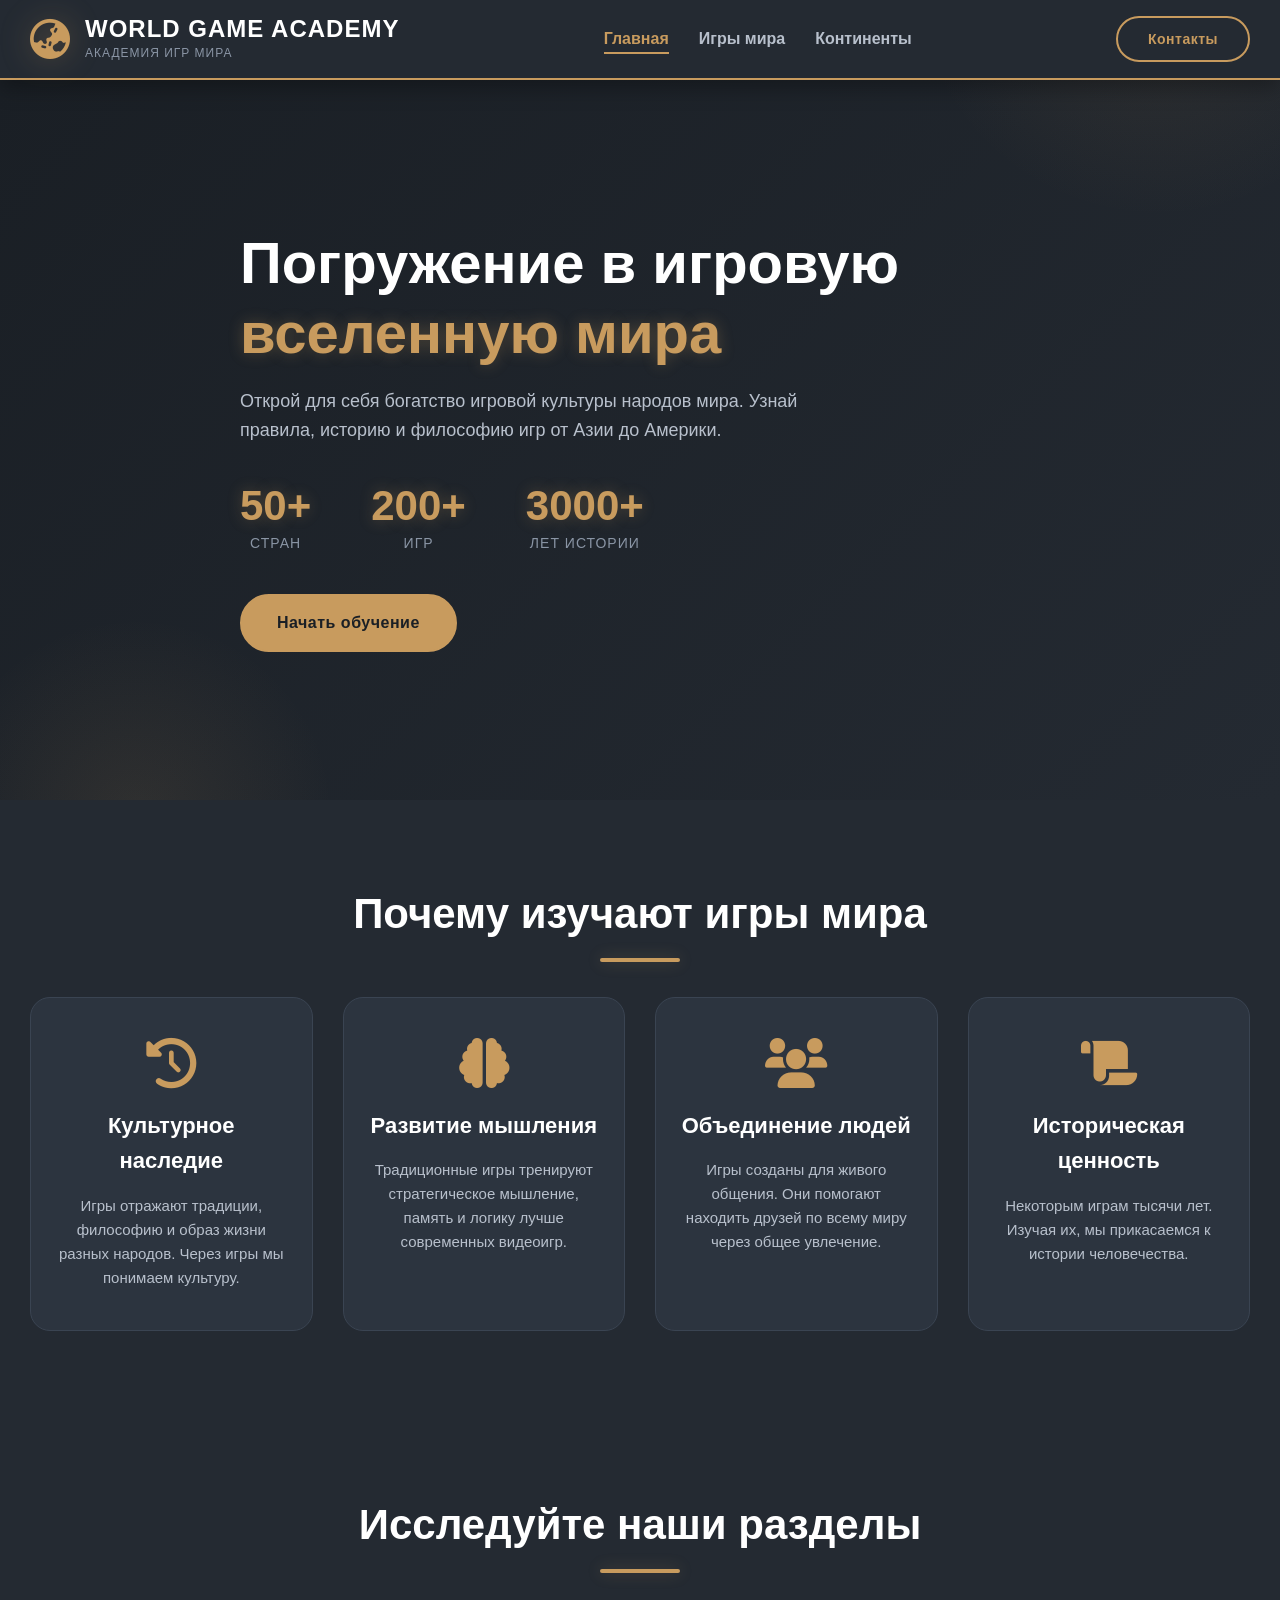
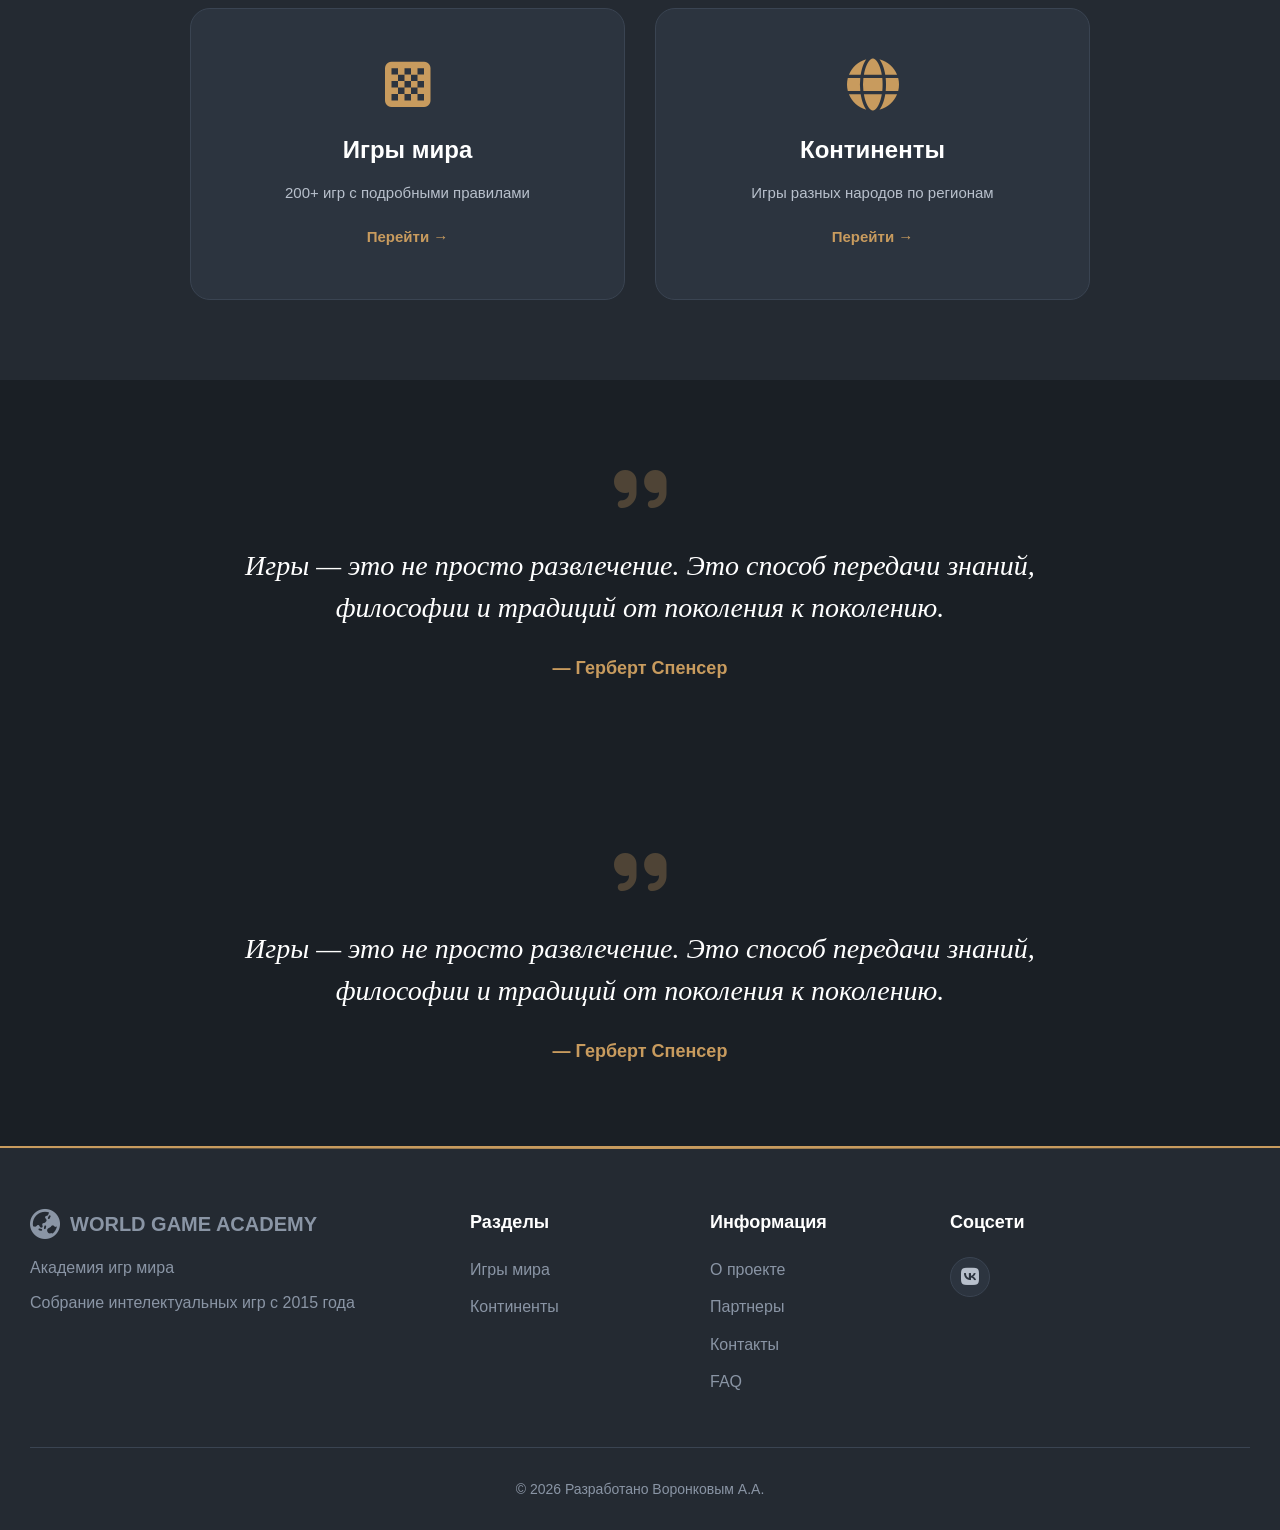
<file: index.html>
<!DOCTYPE html>
<html lang="ru">
<head>
    <meta charset="UTF-8">
    <meta name="viewport" content="width=device-width, initial-scale=1.0">
    <title>World Game Academy | Главная</title>
    <link rel="stylesheet" href="https://cdnjs.cloudflare.com/ajax/libs/font-awesome/6.0.0-beta3/css/all.min.css">
    <link rel="stylesheet" href="style.css">
</head>
<body>
    <header>
        <div class="container">
            <div class="header-content">
                <a href="index.html" class="logo">
                    <i class="fas fa-globe-asia logo-icon"></i>
                    <div class="logo-text">
                        <h1>WORLD GAME ACADEMY</h1>
                        <p>АКАДЕМИЯ ИГР МИРА</p>
                    </div>
                </a>
                <nav>
                    <ul>
                        <li><a href="index.html" class="active">Главная</a></li>
                        <li><a href="games.html">Игры мира</a></li>
                        <li><a href="continents.html">Континенты</a></li>
                    </ul>
                </nav>
                <a href="contacts.html" class="btn-login">Контакты</a>
            </div>
        </div>
    </header>

    <main>
        <!-- Hero секция -->
        <section class="hero">
            <div class="container">
                <div class="hero-content">
                    <div class="hero-text">
                        <h1 class="hero-title">Погружение в игровую <span>вселенную мира</span></h1>
                        <p class="hero-description">Открой для себя богатство игровой культуры народов мира. Узнай правила, историю и философию игр от Азии до Америки.</p>
                        
                        <div class="stats-grid">
                            <div class="stat-item">
                                <div class="stat-number">50+</div>
                                <div class="stat-label">СТРАН</div>
                            </div>
                            <div class="stat-item">
                                <div class="stat-number">200+</div>
                                <div class="stat-label">ИГР</div>
                            </div>
                            <div class="stat-item">
                                <div class="stat-number">3000+</div>
                                <div class="stat-label">ЛЕТ ИСТОРИИ</div>
                            </div>
                        </div>

                        <div class="hero-buttons">
                            <a href="games.html" class="btn-primary">Начать обучение</a>
                       
                        </div>
                    </div>
                    
                </div>
            </div>
        </section>

        <!-- Преимущества (только на главной) -->
        <section id="features" class="features">
            <div class="container">
                <h2 class="section-title">Почему изучают игры мира</h2>
                
                <div class="features-grid">
                    <div class="feature-card">
                        <i class="fas fa-history feature-icon"></i>
                        <h3>Культурное наследие</h3>
                        <p>Игры отражают традиции, философию и образ жизни разных народов. Через игры мы понимаем культуру.</p>
                    </div>
                    
                    <div class="feature-card">
                        <i class="fas fa-brain feature-icon"></i>
                        <h3>Развитие мышления</h3>
                        <p>Традиционные игры тренируют стратегическое мышление, память и логику лучше современных видеоигр.</p>
                    </div>
                    
                    <div class="feature-card">
                        <i class="fas fa-users feature-icon"></i>
                        <h3>Объединение людей</h3>
                        <p>Игры созданы для живого общения. Они помогают находить друзей по всему миру через общее увлечение.</p>
                    </div>
                    
                    <div class="feature-card">
                        <i class="fas fa-scroll feature-icon"></i>
                        <h3>Историческая ценность</h3>
                        <p>Некоторым играм тысячи лет. Изучая их, мы прикасаемся к истории человечества.</p>
                    </div>
                </div>
            </div>
        </section>

        <!-- Превью разделов (ссылки на другие страницы) -->
       <section class="preview">
    <div class="container">
        <h2 class="section-title">Исследуйте наши разделы</h2>
        
        <div class="preview-grid">
            <a href="games.html" class="preview-card">
                <i class="fas fa-chess-board"></i>
                <h3>Игры мира</h3>
                <p>200+ игр с подробными правилами</p>
                <span class="preview-link">Перейти →</span>
            </a>
            
            <a href="continents.html" class="preview-card">
                <i class="fas fa-globe"></i>
                <h3>Континенты</h3>
                <p>Игры разных народов по регионам</p>
                <span class="preview-link">Перейти →</span>
            </a>
        </div>
    </div>
</section>

<!-- Цитата -->
<section class="quote">
    <div class="container">
        <div class="quote-content">
            <i class="fas fa-quote-right"></i>
            <p>Игры — это не просто развлечение. Это способ передачи знаний, философии и традиций от поколения к поколению.</p>
            <div class="quote-author">— Герберт Спенсер</div>
        </div>
    </div>
</section>

        <!-- Цитата (только на главной) -->
        <section class="quote">
            <div class="container">
                <div class="quote-content">
                    <i class="fas fa-quote-right"></i>
                    <p>Игры — это не просто развлечение. Это способ передачи знаний, философии и традиций от поколения к поколению.</p>
                    <div class="quote-author">— Герберт Спенсер</div>
                </div>
            </div>
        </section>
    </main>

    <footer id="contact">
        <div class="container">
            <div class="footer-content">
                <div class="footer-col">
                    <a href="index.html" class="footer-logo">
                        <i class="fas fa-globe-asia"></i>
                        <span>WORLD GAME ACADEMY</span>
                    </a>
                    <p>Академия игр мира</p>
                    <p class="footer-address">Собрание интелектуальных игр с 2015 года</p>
                </div>
                <div class="footer-col">
                    <h4>Разделы</h4>
                    <ul>
                        <li><a href="games.html">Игры мира</a></li>
                        <li><a href="continents.html">Континенты</a></li>
                    </ul>
                </div>
                <div class="footer-col">
                    <h4>Информация</h4>
                    <ul>
                        <li><a href="#about">О проекте</a></li>
                        <li><a href="contacts.html">Партнеры</a></li>
                        <li><a href="contacts.html">Контакты</a></li>
                        <li><a href="#faq">FAQ</a></li>
                    </ul>
                </div>
                <div class="footer-col">
                    <h4>Соцсети</h4>
                    <div class="social-links">
                      
                        <a href="https://vk.com/lanzque" target="_blank"><i class="fab fa-vk"></i></a>
                      
                    </div>
                </div>
            </div>
            <div class="footer-bottom">
                <p>© 2026 Разработано Воронковым А.А.</p>
            </div>
        </div>
    </footer>
</body>
</html>
</file>
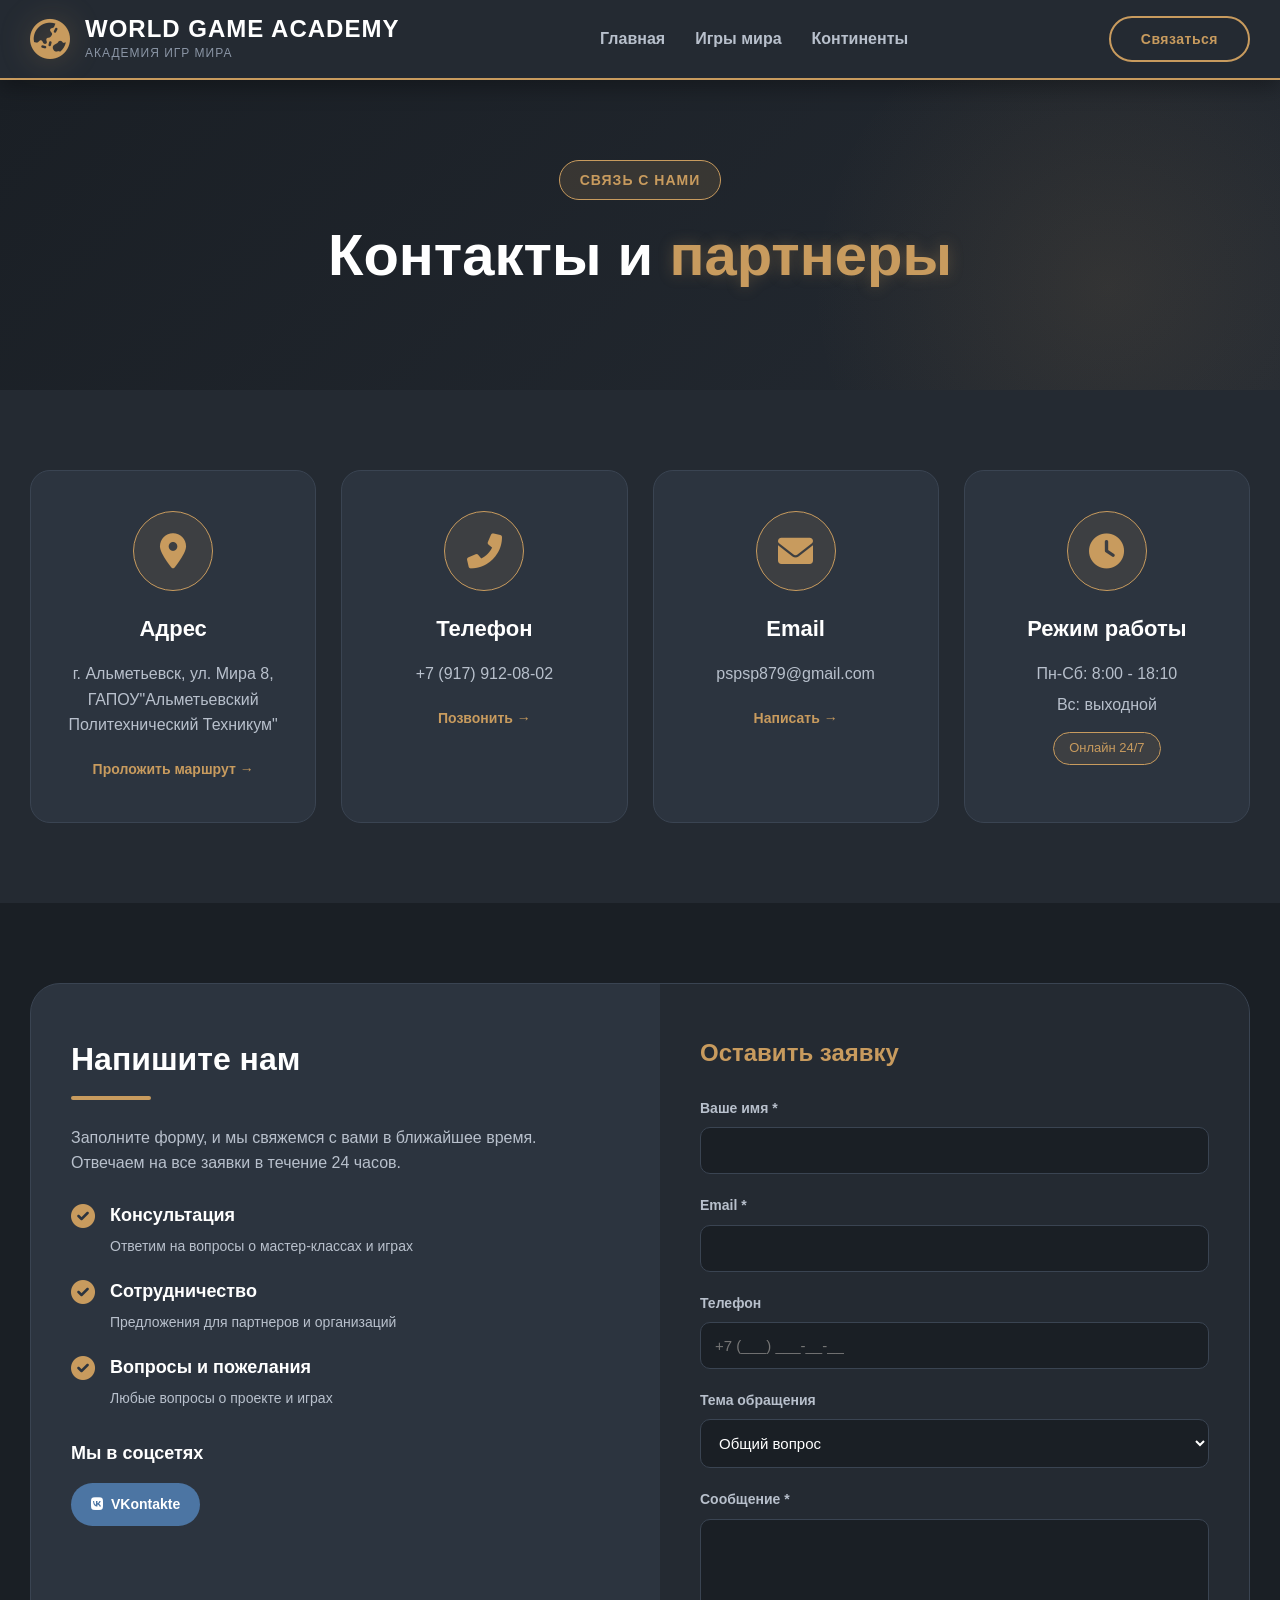
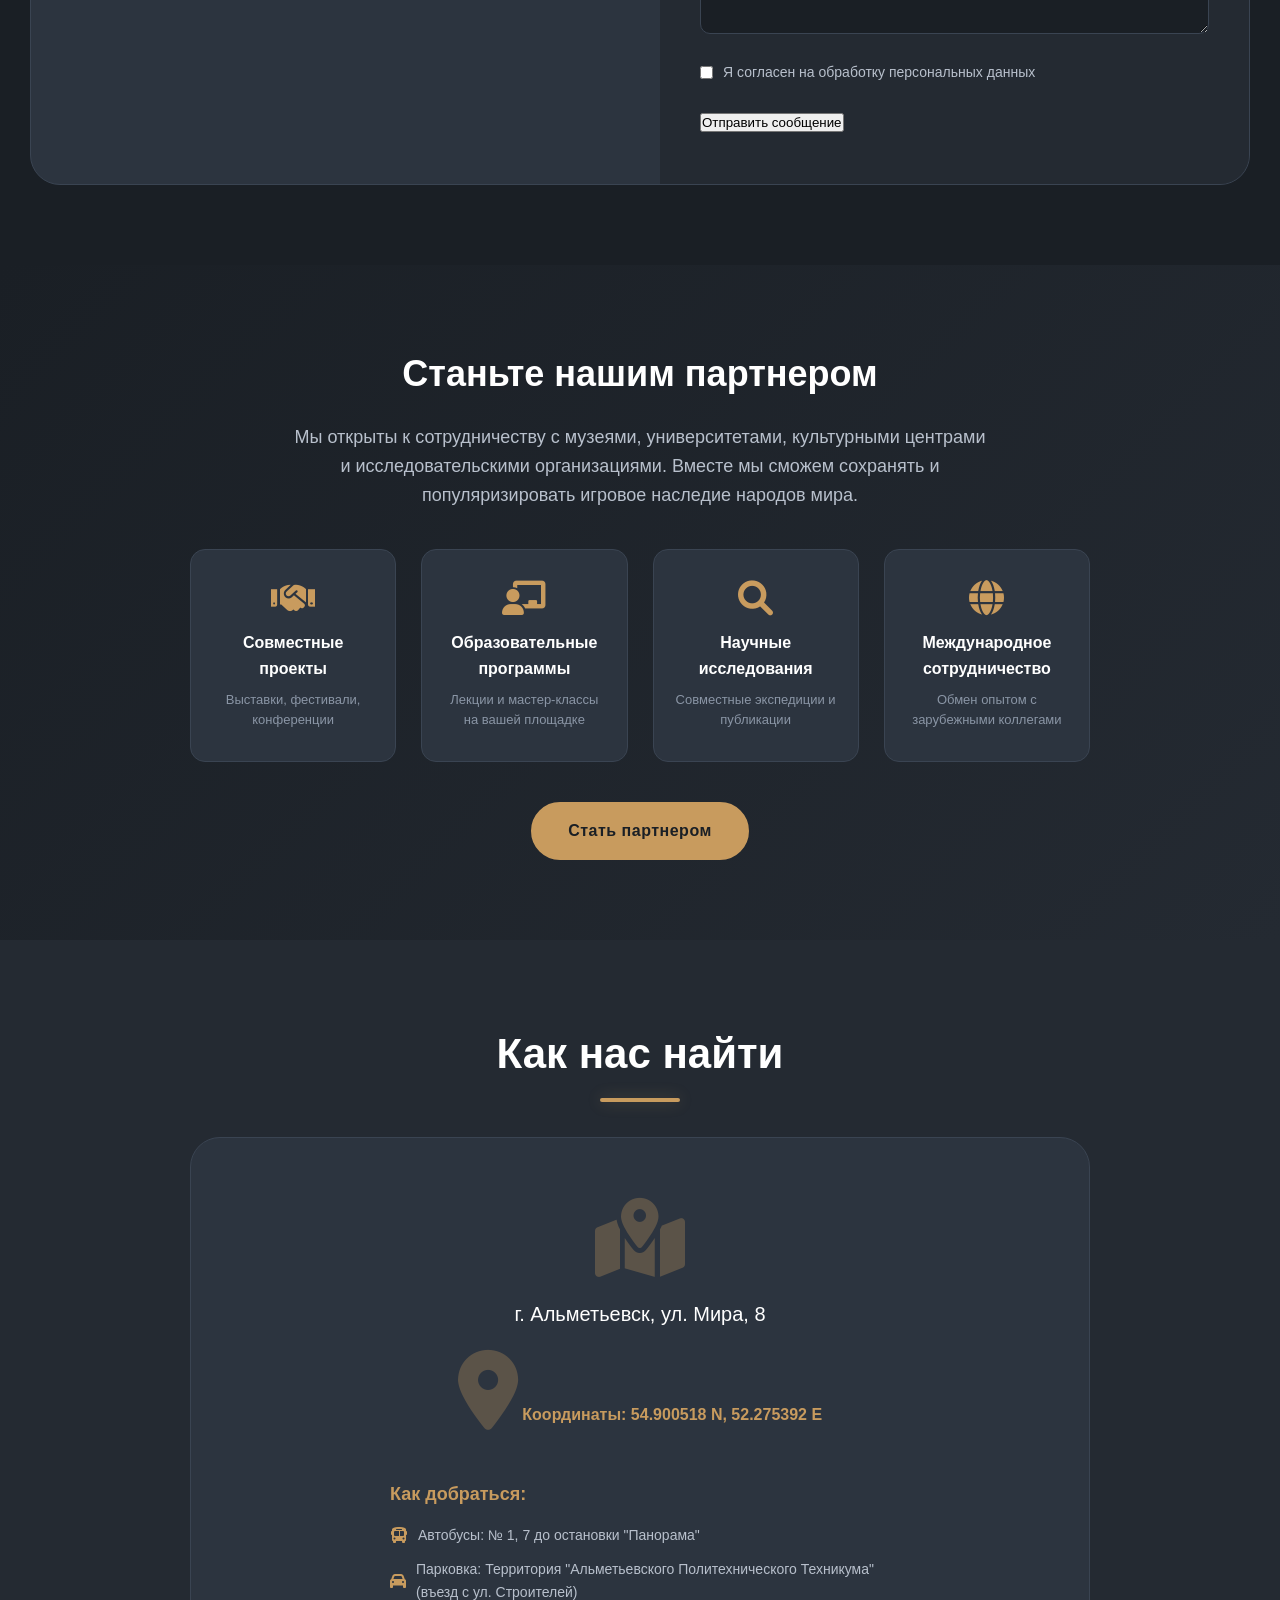
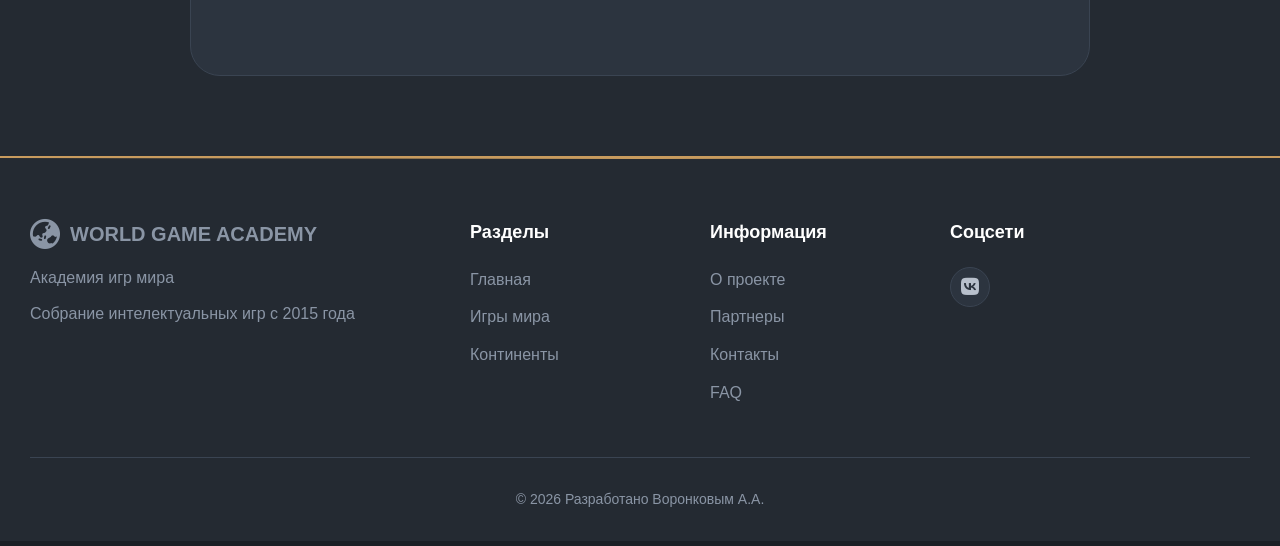
<file: contacts.html>
<!DOCTYPE html>
<html lang="ru">
<head>
    <meta charset="UTF-8">
    <meta name="viewport" content="width=device-width, initial-scale=1.0">
    <title>World Game Academy | Контакты и партнеры</title>
    <link rel="stylesheet" href="https://cdnjs.cloudflare.com/ajax/libs/font-awesome/6.0.0-beta3/css/all.min.css">
    <link rel="stylesheet" href="style.css">
</head>
<body>
    <header>
        <div class="container">
            <div class="header-content">
                <a href="index.html" class="logo">
                    <i class="fas fa-globe-asia logo-icon"></i>
                    <div class="logo-text">
                        <h1>WORLD GAME ACADEMY</h1>
                        <p>АКАДЕМИЯ ИГР МИРА</p>
                    </div>
                </a>
                <nav>
                    <ul>
                        <li><a href="index.html">Главная</a></li>
                        <li><a href="games.html">Игры мира</a></li>
                        <li><a href="continents.html">Континенты</a></li>
                    </ul>
                </nav>
                <a href="#contact-form" class="btn-login">Связаться</a>
            </div>
        </div>
    </header>

    <main>
        <!-- Hero секция контактов -->
        <section class="contacts-hero">
            <div class="container">
                <div class="contacts-hero-content">
                    <span class="hero-badge">Связь с нами</span>
                    <h1 class="hero-title">Контакты и <span class="accent-text">партнеры</span></h1>
                </div>
            </div>
        </section>

        <!-- Контактная информация -->
        <section class="contact-info-section">
            <div class="container">
                <div class="contact-grid">
                    <div class="contact-card">
                        <div class="contact-icon">
                            <i class="fas fa-map-marker-alt"></i>
                        </div>
                        <h3>Адрес</h3>
                        <p>г. Альметьевск, ул. Мира 8, ГАПОУ"Альметьевский Политехнический Техникум"</p>
                        <a href="https://yandex.ru/maps/-/CPFjE8Oo" class="contact-link">Проложить маршрут →</a>
                    </div>

                    <div class="contact-card">
                        <div class="contact-icon">
                            <i class="fas fa-phone-alt"></i>
                        </div>
                        <h3>Телефон</h3>
                        <p>+7 (917) 912-08-02</p>
                        <a href="tel:+74951234567" class="contact-link">Позвонить →</a>
                    </div>

                    <div class="contact-card">
                        <div class="contact-icon">
                            <i class="fas fa-envelope"></i>
                        </div>
                        <h3>Email</h3>
                        <p>pspsp879@gmail.com</p>
                        <a href="mailto:pspsp879@gmail.com?subject=Вопрос%20от%20посетителя%20сайта" class="contact-link">Написать →</a>
                    </div>

                    <div class="contact-card">
                        <div class="contact-icon">
                            <i class="fas fa-clock"></i>
                        </div>
                        <h3>Режим работы</h3>
                        <p>Пн-Сб: 8:00 - 18:10</p>
                        <p>Вс: выходной</p>
                        <span class="contact-note">Онлайн 24/7</span>
                    </div>
                </div>
            </div>
        </section>

        <!-- Форма обратной связи -->
        <section class="feedback-section" id="contact-form">
            <div class="container">
                <div class="feedback-wrapper">
                    <div class="feedback-content">
                        <h2 class="section-title-left">Напишите нам</h2>
                        <p class="feedback-description">Заполните форму, и мы свяжемся с вами в ближайшее время. Отвечаем на все заявки в течение 24 часов.</p>
                        
                        <div class="feedback-benefits">
                            <div class="benefit-item">
                                <i class="fas fa-check-circle"></i>
                                <div>
                                    <h4>Консультация</h4>
                                    <p>Ответим на вопросы о мастер-классах и играх</p>
                                </div>
                            </div>
                            <div class="benefit-item">
                                <i class="fas fa-check-circle"></i>
                                <div>
                                    <h4>Сотрудничество</h4>
                                    <p>Предложения для партнеров и организаций</p>
                                </div>
                            </div>
                            <div class="benefit-item">
                                <i class="fas fa-check-circle"></i>
                                <div>
                                    <h4>Вопросы и пожелания</h4>
                                    <p>Любые вопросы о проекте и играх</p>
                                </div>
                            </div>
                        </div>

                        <div class="social-contacts">
                            <h4>Мы в соцсетях</h4>
                            <div class="social-buttons">
                                <a href="https://vk.com/lanzque" class="social-button vk"><i class="fab fa-vk"></i> VKontakte</a>
                            </div>
                        </div>
                    </div>

                    <div class="feedback-form-container">
                        <form class="feedback-form">
                            <h3>Оставить заявку</h3>
                            
                            <div class="form-group">
                                <label for="name">Ваше имя *</label>
                                <input type="text" id="name" name="name" required>
                            </div>

                            <div class="form-group">
                                <label for="email">Email *</label>
                                <input type="email" id="email" name="email" required>
                            </div>

                            <div class="form-group">
                                <label for="phone">Телефон</label>
                                <input type="tel" id="phone" name="phone" placeholder="+7 (___) ___-__-__">
                            </div>

                            <div class="form-group">
                                <label for="subject">Тема обращения</label>
                                <select id="subject" name="subject">
                                    <option>Общий вопрос</option>
                                    <option>Сотрудничество</option>
                                    <option>Партнерство</option>
                                    <option>Проведение мастер-класса</option>
                                    <option>Пресса и медиа</option>
                                </select>
                            </div>

                            <div class="form-group">
                                <label for="message">Сообщение *</label>
                                <textarea id="message" name="message" rows="5" required></textarea>
                            </div>

                            <div class="form-checkbox">
                                <input type="checkbox" id="agree" required>
                                <label for="agree">Я согласен на обработку персональных данных</label>
                            </div>

                            <button type="submit" class="btn-submit">Отправить сообщение</button>
                        </form>
                    </div>
                </div>
            </div>
        </section>

        
        <!-- Стать партнером -->
        <section class="become-partner-section">
            <div class="container">
                <div class="become-partner-wrapper">
                    <div class="become-partner-content">
                        <h2>Станьте нашим партнером</h2>
                        <p>Мы открыты к сотрудничеству с музеями, университетами, культурными центрами и исследовательскими организациями. Вместе мы сможем сохранять и популяризировать игровое наследие народов мира.</p>
                        
                        <div class="partner-benefits-grid">
                            <div class="partner-benefit">
                                <i class="fas fa-handshake"></i>
                                <h4>Совместные проекты</h4>
                                <p>Выставки, фестивали, конференции</p>
                            </div>
                            <div class="partner-benefit">
                                <i class="fas fa-chalkboard-teacher"></i>
                                <h4>Образовательные программы</h4>
                                <p>Лекции и мастер-классы на вашей площадке</p>
                            </div>
                            <div class="partner-benefit">
                                <i class="fas fa-search"></i>
                                <h4>Научные исследования</h4>
                                <p>Совместные экспедиции и публикации</p>
                            </div>
                            <div class="partner-benefit">
                                <i class="fas fa-globe"></i>
                                <h4>Международное сотрудничество</h4>
                                <p>Обмен опытом с зарубежными коллегами</p>
                            </div>
                        </div>

                        <a href="#contact-form" class="btn-primary">Стать партнером</a>
                    </div>
                </div>
            </div>
        </section>

        <!-- Карта -->
        <section class="map-section">
            <div class="container">
                <h2 class="section-title">Как нас найти</h2>
                
                <div class="map-container">
                    <div class="map-placeholder">
                        <i class="fas fa-map-marked-alt"></i>
                        <p>г. Альметьевск, ул. Мира, 8</p>
                        <div class="map-coordinates">
                            <span><i class="fas fa-location-dot"></i> Координаты: 54.900518 N, 52.275392 E</span>
                        </div>
                        <div class="transport-info">
                            <h4>Как добраться:</h4>
                            <ul>
                                <li><i class="fas fa-bus"></i> Автобусы: № 1, 7 до остановки "Панорама"</li>
                                <li><i class="fas fa-car"></i> Парковка: Территория "Альметьевского Политехнического Техникума" (въезд с ул. Строителей)</li>
                            </ul>
                        </div>
                    </div>
                </div>
            </div>
        </section>
    </main>

 <footer id="contact">
        <div class="container">
            <div class="footer-content">
                <div class="footer-col">
                    <a href="index.html" class="footer-logo">
                        <i class="fas fa-globe-asia"></i>
                        <span>WORLD GAME ACADEMY</span>
                    </a>
                    <p>Академия игр мира</p>
                    <p class="footer-address">Собрание интелектуальных игр с 2015 года</p>
                </div>
                <div class="footer-col">
                    <h4>Разделы</h4>
                    <ul>
                        <li><a href="index.html">Главная</a></li>
                        <li><a href="games.html">Игры мира</a></li>
                        <li><a href="continents.html">Континенты</a></li>
                    </ul>
                </div>
                <div class="footer-col">
                    <h4>Информация</h4>
                    <ul>
                        <li><a href="#about">О проекте</a></li>
                        <li><a href="contacts.html">Партнеры</a></li>
                        <li><a href="contacts.html">Контакты</a></li>
                        <li><a href="#faq">FAQ</a></li>
                    </ul>
                </div>
                <div class="footer-col">
                    <h4>Соцсети</h4>
                    <div class="social-links">
                      
                        <a href="https://vk.com/lanzque" target="_blank"><i class="fab fa-vk"></i></a>
                      
                    </div>
                </div>
            </div>
            <div class="footer-bottom">
                <p>© 2026 Разработано Воронковым А.А.</p>
            </div>
        </div>
     </footer>
</body>
</html>
</file>
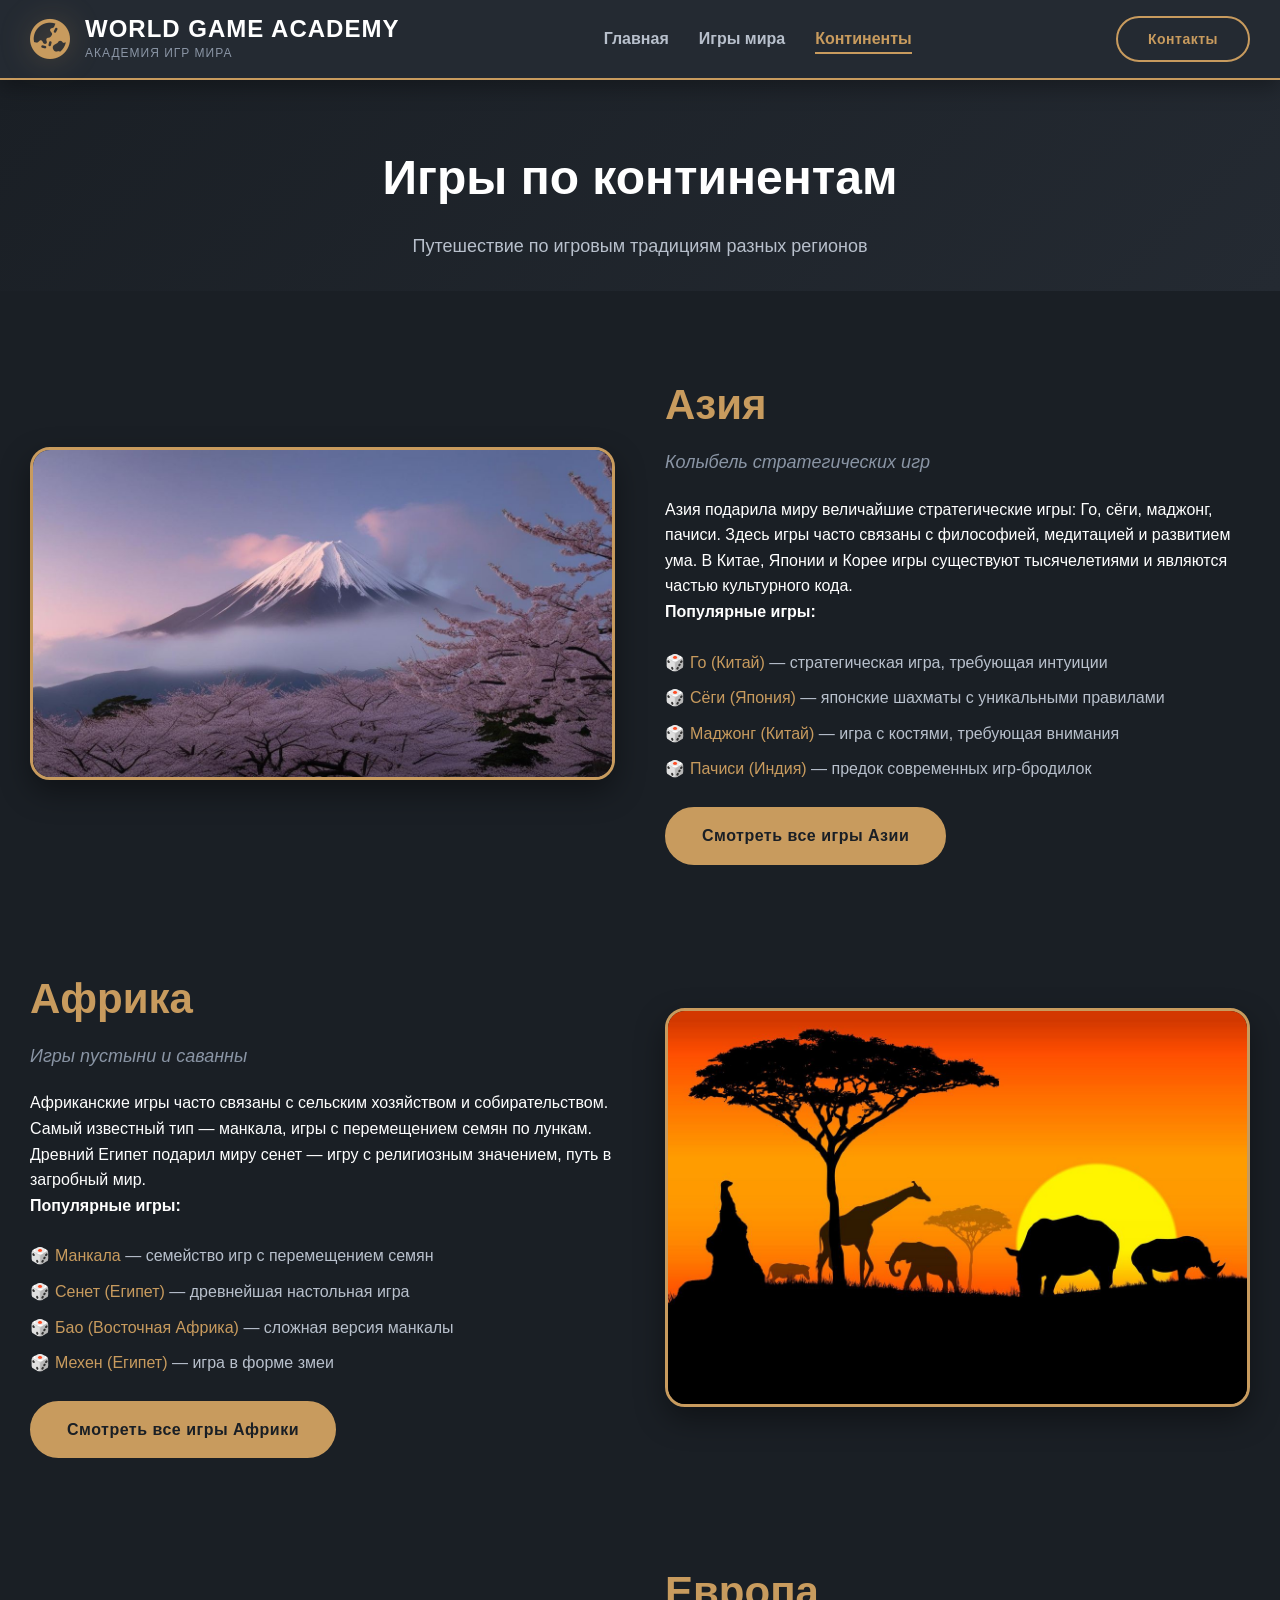
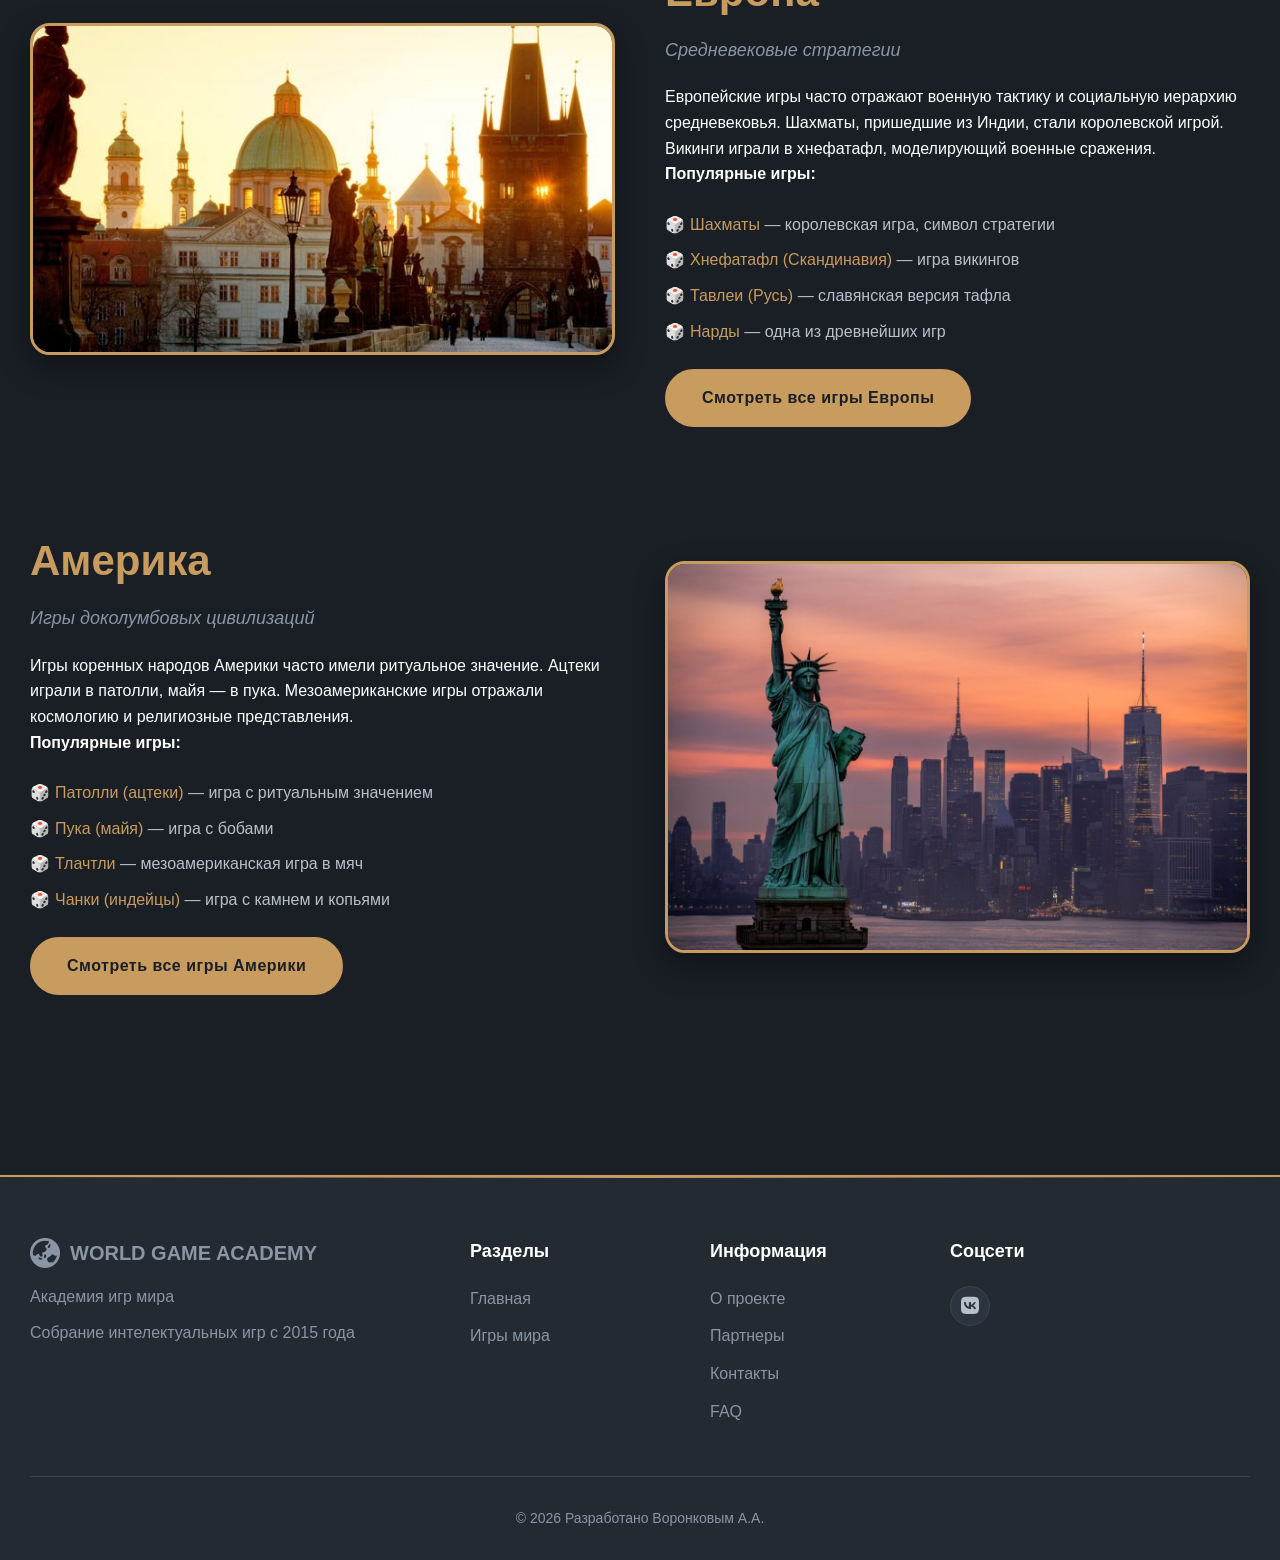
<file: continents.html>
<!DOCTYPE html>
<html lang="ru">
<head>
    <meta charset="UTF-8">
    <meta name="viewport" content="width=device-width, initial-scale=1.0">
    <title>World Game Academy | Континенты</title>
    <link rel="stylesheet" href="https://cdnjs.cloudflare.com/ajax/libs/font-awesome/6.0.0-beta3/css/all.min.css">
    <link rel="stylesheet" href="style.css">
</head>
<body>
    <header>
        <div class="container">
            <div class="header-content">
                <a href="index.html" class="logo">
                    <i class="fas fa-globe-asia logo-icon"></i>
                    <div class="logo-text">
                        <h1>WORLD GAME ACADEMY</h1>
                        <p>АКАДЕМИЯ ИГР МИРА</p>
                    </div>
                </a>
                <nav>
                    <ul>
                        <li><a href="index.html">Главная</a></li>
                        <li><a href="games.html">Игры мира</a></li>
                        <li><a href="continents.html" class="active">Континенты</a></li>
                    </ul>
                </nav>
                <a href="contacts.html" class="btn-login">Контакты</a>
            </div>
        </div>
    </header>

    <main>
        <!-- Заголовок страницы -->
        <section class="page-header">
            <div class="container">
                <h1 class="page-title">Игры по континентам</h1>
                <p class="page-description">Путешествие по игровым традициям разных регионов</p>
            </div>
        </section>

        <!-- Континенты с подробным описанием -->
        <section class="continents-detailed">
            <div class="container">
                <!-- Азия -->
                <div class="continent-block" id="asia">
                    <div class="continent-block-image">
                        <img src="bc8767bb18416bb9257a133344d26612.jpg" alt="Азия">
                    </div>
                    <div class="continent-block-content">
                        <h2>Азия</h2>
                        <p class="continent-subtitle">Колыбель стратегических игр</p>
                        <p>Азия подарила миру величайшие стратегические игры: Го, сёги, маджонг, пачиси. Здесь игры часто связаны с философией, медитацией и развитием ума. В Китае, Японии и Корее игры существуют тысячелетиями и являются частью культурного кода.</p>
                        
                        <h4>Популярные игры:</h4>
                        <ul class="continent-games-list">
                            <li><a href="games.html#go">Го (Китай)</a> — стратегическая игра, требующая интуиции</li>
                            <li><a href="games.html#shogi">Сёги (Япония)</a> — японские шахматы с уникальными правилами</li>
                            <li><a href="games.html#mahjong">Маджонг (Китай)</a> — игра с костями, требующая внимания</li>
                            <li><a href="games.html#pachisi">Пачиси (Индия)</a> — предок современных игр-бродилок</li>
                        </ul>
                        
                        <a href="games.html?region=asia" class="btn-primary">Смотреть все игры Азии</a>
                    </div>
                </div>

                <!-- Африка -->
                <div class="continent-block reverse" id="africa">
                    <div class="continent-block-image">
                        <img src="76f4869b36c5bc8a1f5432569f930f64.jpg" alt="Африка">
                    </div>
                    <div class="continent-block-content">
                        <h2>Африка</h2>
                        <p class="continent-subtitle">Игры пустыни и саванны</p>
                        <p>Африканские игры часто связаны с сельским хозяйством и собирательством. Самый известный тип — манкала, игры с перемещением семян по лункам. Древний Египет подарил миру сенет — игру с религиозным значением, путь в загробный мир.</p>
                        
                        <h4>Популярные игры:</h4>
                        <ul class="continent-games-list">
                            <li><a href="games.html#mancala">Манкала</a> — семейство игр с перемещением семян</li>
                            <li><a href="games.html#senet">Сенет (Египет)</a> — древнейшая настольная игра</li>
                            <li><a href="games.html#bao">Бао (Восточная Африка)</a> — сложная версия манкалы</li>
                            <li><a href="games.html#mehen">Мехен (Египет)</a> — игра в форме змеи</li>
                        </ul>
                        
                        <a href="games.html?region=africa" class="btn-primary">Смотреть все игры Африки</a>
                    </div>
                </div>

                <!-- Европа -->
                <div class="continent-block" id="europe">
                    <div class="continent-block-image">
                        <img src="aca0b81617f5320a1287b4ea684d0db6.jpg" alt="Европа">
                    </div>
                    <div class="continent-block-content">
                        <h2>Европа</h2>
                        <p class="continent-subtitle">Средневековые стратегии</p>
                        <p>Европейские игры часто отражают военную тактику и социальную иерархию средневековья. Шахматы, пришедшие из Индии, стали королевской игрой. Викинги играли в хнефатафл, моделирующий военные сражения.</p>
                        
                        <h4>Популярные игры:</h4>
                        <ul class="continent-games-list">
                            <li><a href="games.html#chess">Шахматы</a> — королевская игра, символ стратегии</li>
                            <li><a href="games.html#hnefatafl">Хнефатафл (Скандинавия)</a> — игра викингов</li>
                            <li><a href="games.html#tafl">Тавлеи (Русь)</a> — славянская версия тафла</li>
                            <li><a href="games.html#backgammon">Нарды</a> — одна из древнейших игр</li>
                        </ul>
                        
                        <a href="games.html?region=europe" class="btn-primary">Смотреть все игры Европы</a>
                    </div>
                </div>

                <!-- Америка -->
                <div class="continent-block reverse" id="america">
                    <div class="continent-block-image">
                        <img src="706832b6a11e68b691a485988fee8a32.jpg" alt="Америка">
                    </div>
                    <div class="continent-block-content">
                        <h2>Америка</h2>
                        <p class="continent-subtitle">Игры доколумбовых цивилизаций</p>
                        <p>Игры коренных народов Америки часто имели ритуальное значение. Ацтеки играли в патолли, майя — в пука. Мезоамериканские игры отражали космологию и религиозные представления.</p>
                        
                        <h4>Популярные игры:</h4>
                        <ul class="continent-games-list">
                            <li><a href="games.html#patolli">Патолли (ацтеки)</a> — игра с ритуальным значением</li>
                            <li><a href="games.html#puka">Пука (майя)</a> — игра с бобами</li>
                            <li><a href="games.html#tlachtli">Тлачтли</a> — мезоамериканская игра в мяч</li>
                            <li><a href="games.html#chunkey">Чанки (индейцы)</a> — игра с камнем и копьями</li>
                        </ul>
                        
                        <a href="games.html?region=america" class="btn-primary">Смотреть все игры Америки</a>
                    </div>
                </div>
            </div>
        </section>



 <footer id="contact">
        <div class="container">
            <div class="footer-content">
                <div class="footer-col">
                    <a href="index.html" class="footer-logo">
                        <i class="fas fa-globe-asia"></i>
                        <span>WORLD GAME ACADEMY</span>
                    </a>
                    <p>Академия игр мира</p>
                    <p class="footer-address">Собрание интелектуальных игр с 2015 года</p>
                </div>
                <div class="footer-col">
                    <h4>Разделы</h4>
                    <ul>
                        <li><a href="index.html">Главная</a></li>
                        <li><a href="games.html">Игры мира</a></li>
                    </ul>
                </div>
                <div class="footer-col">
                    <h4>Информация</h4>
                    <ul>
                        <li><a href="#about">О проекте</a></li>
                        <li><a href="contacts.html">Партнеры</a></li>
                        <li><a href="contacts.html">Контакты</a></li>
                        <li><a href="#faq">FAQ</a></li>
                    </ul>
                </div>
                <div class="footer-col">
                    <h4>Соцсети</h4>
                    <div class="social-links">
                      
                        <a href="https://vk.com/lanzque" target="_blank"><i class="fab fa-vk"></i></a>
                      
                    </div>
                </div>
            </div>
            <div class="footer-bottom">
                <p>© 2026 Разработано Воронковым А.А.</p>
            </div>
        </div>
     </footer>
</body>
</html>
</file>
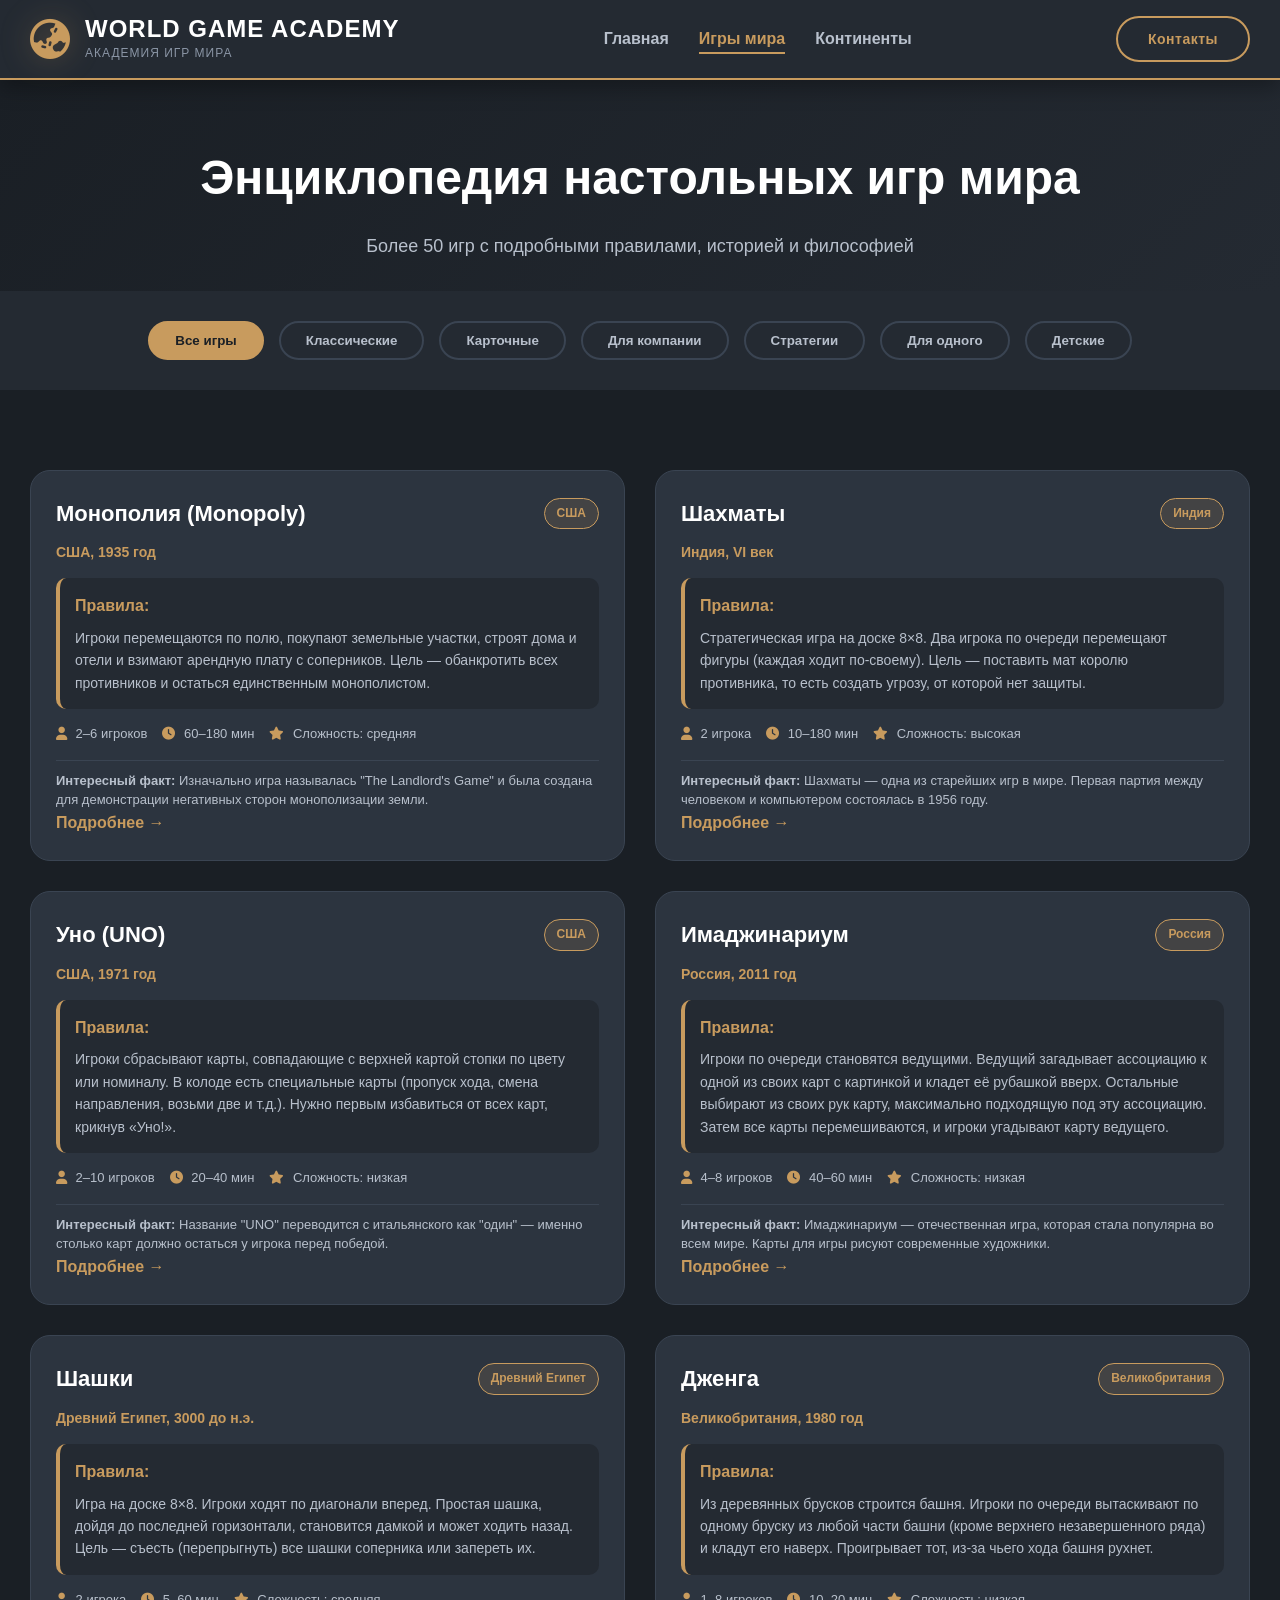
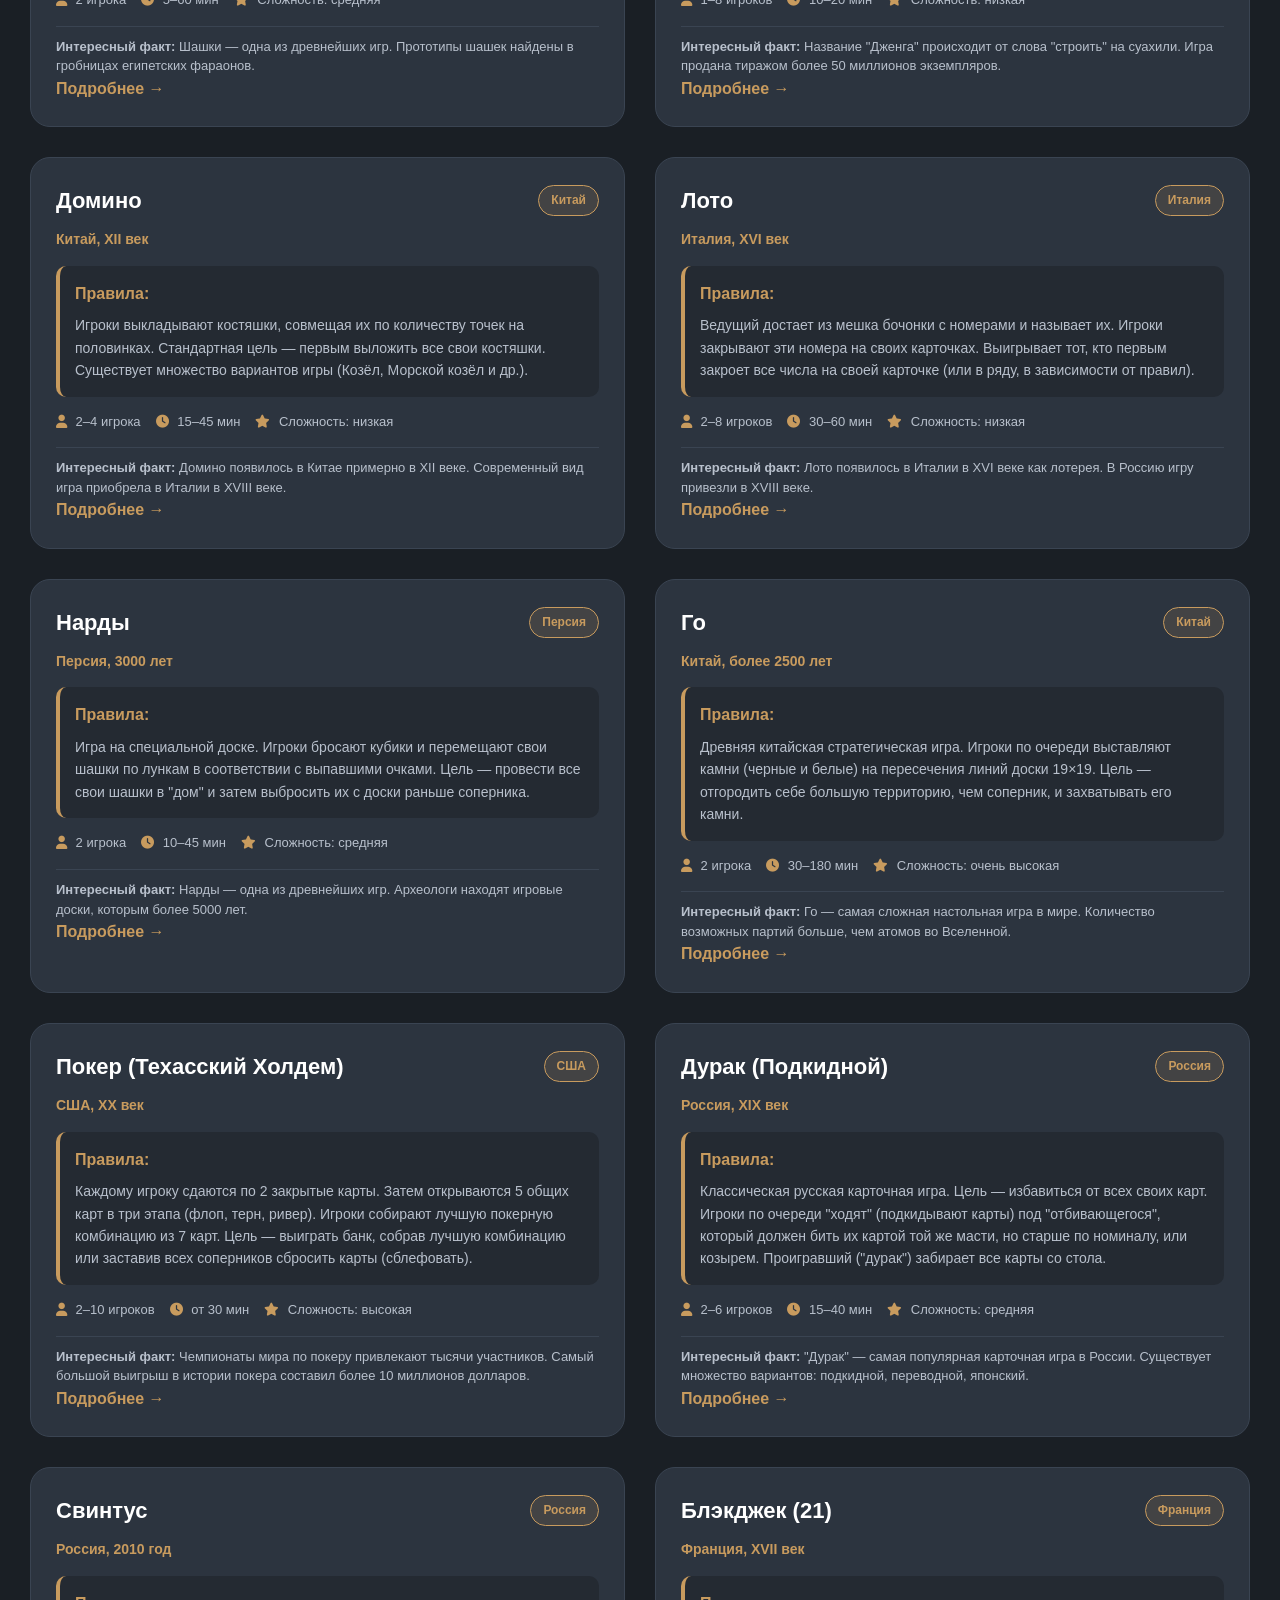
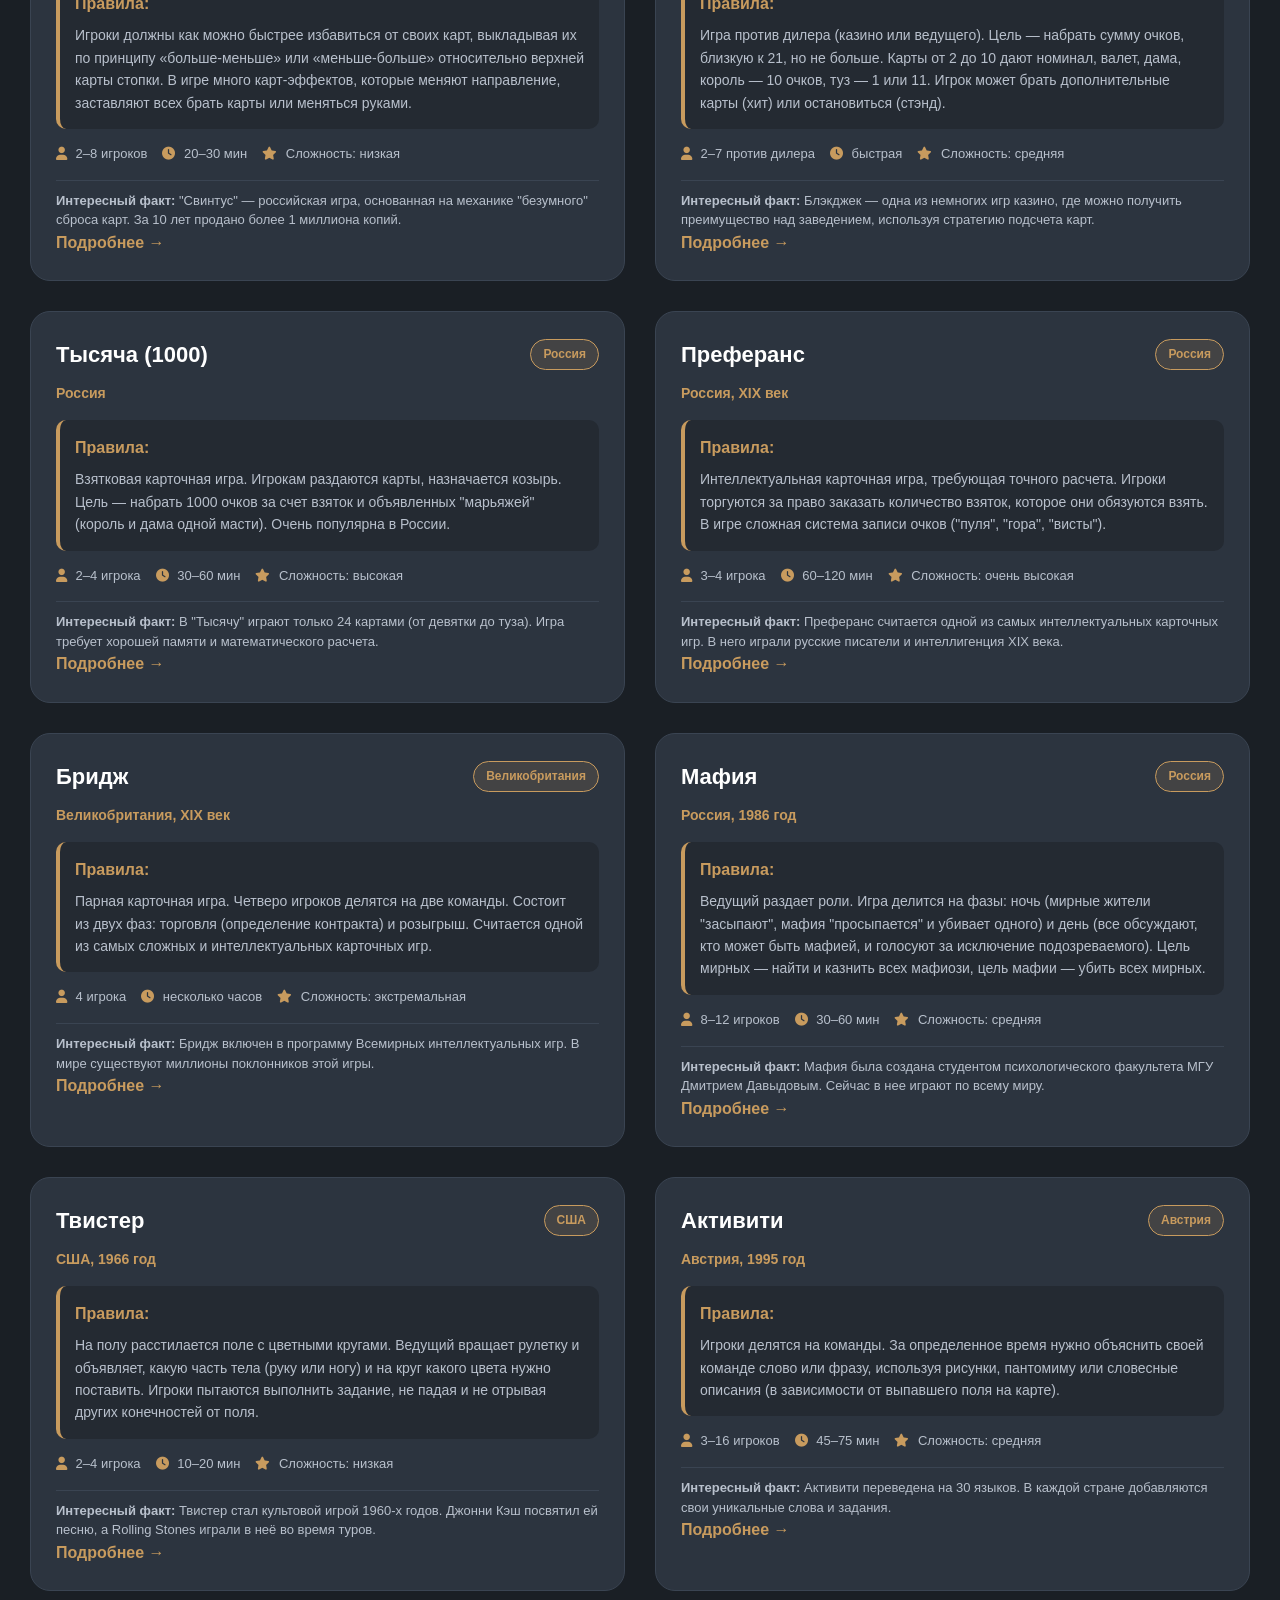
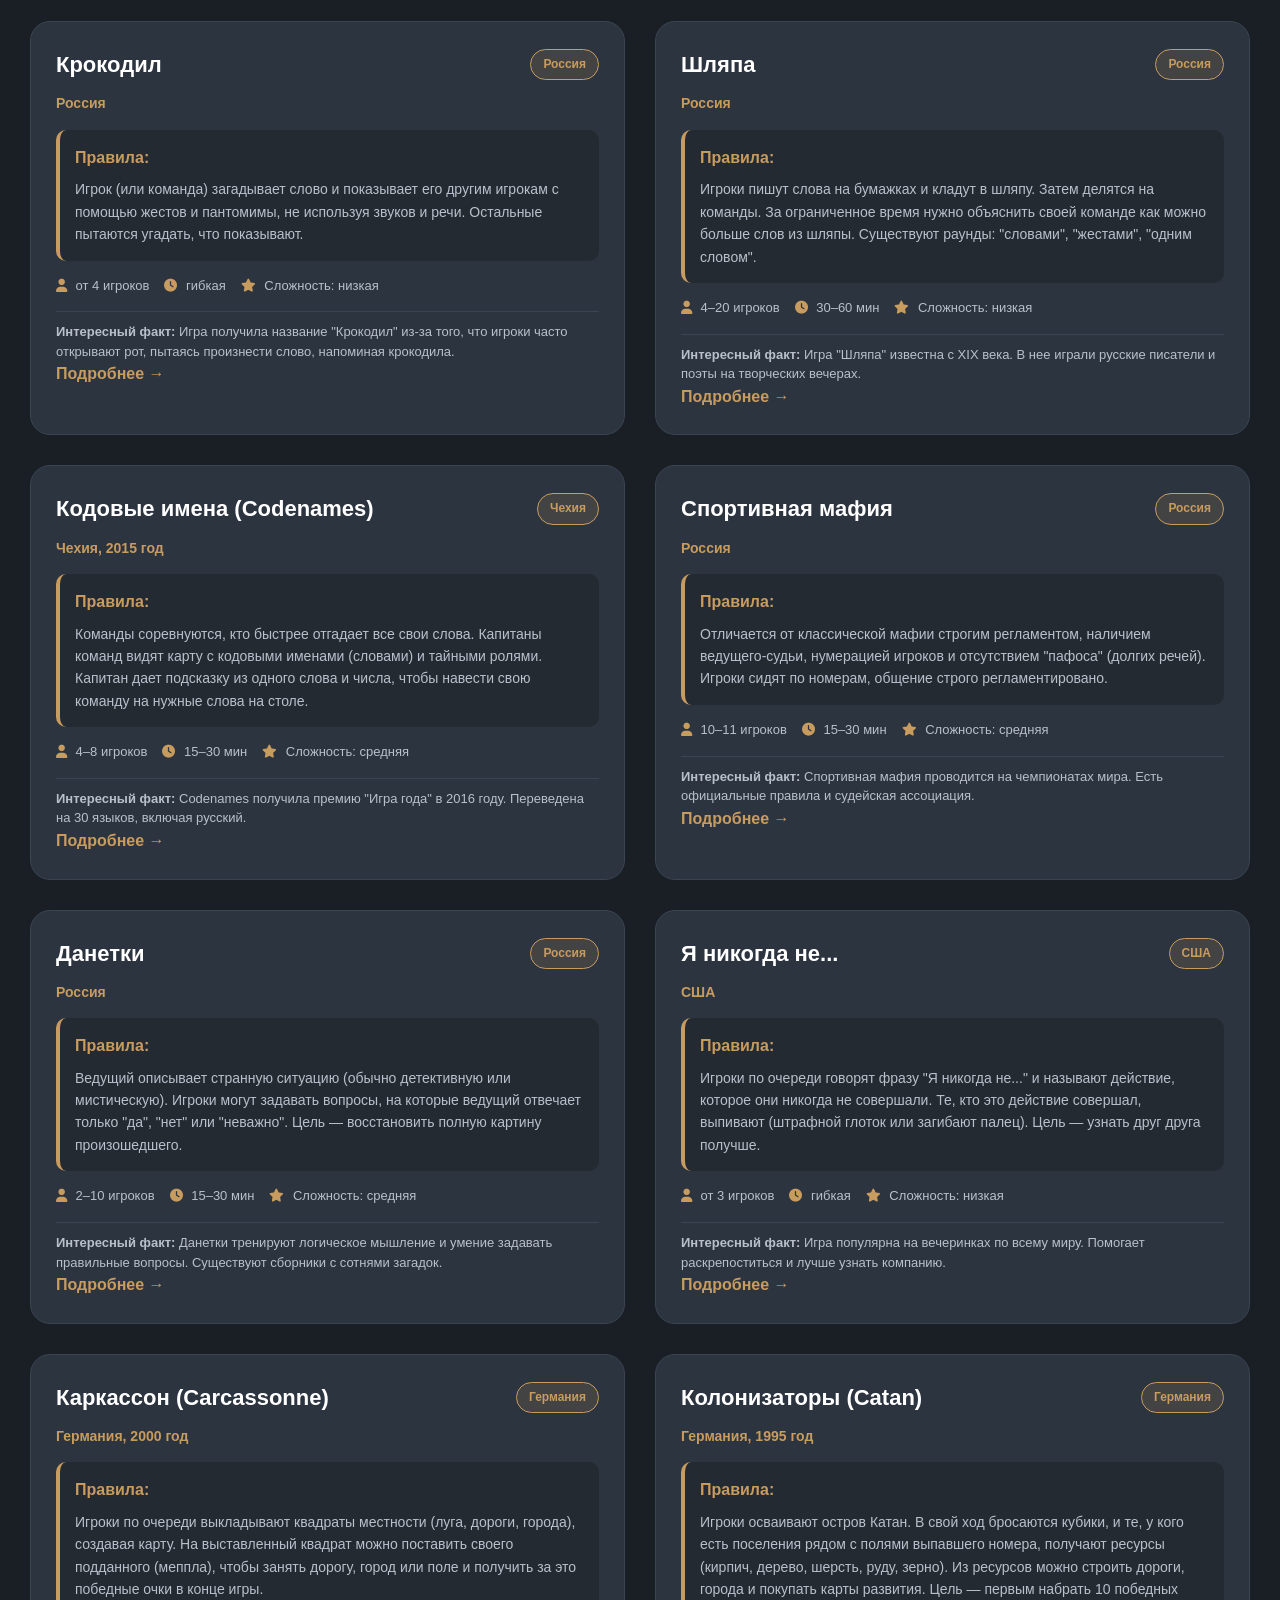
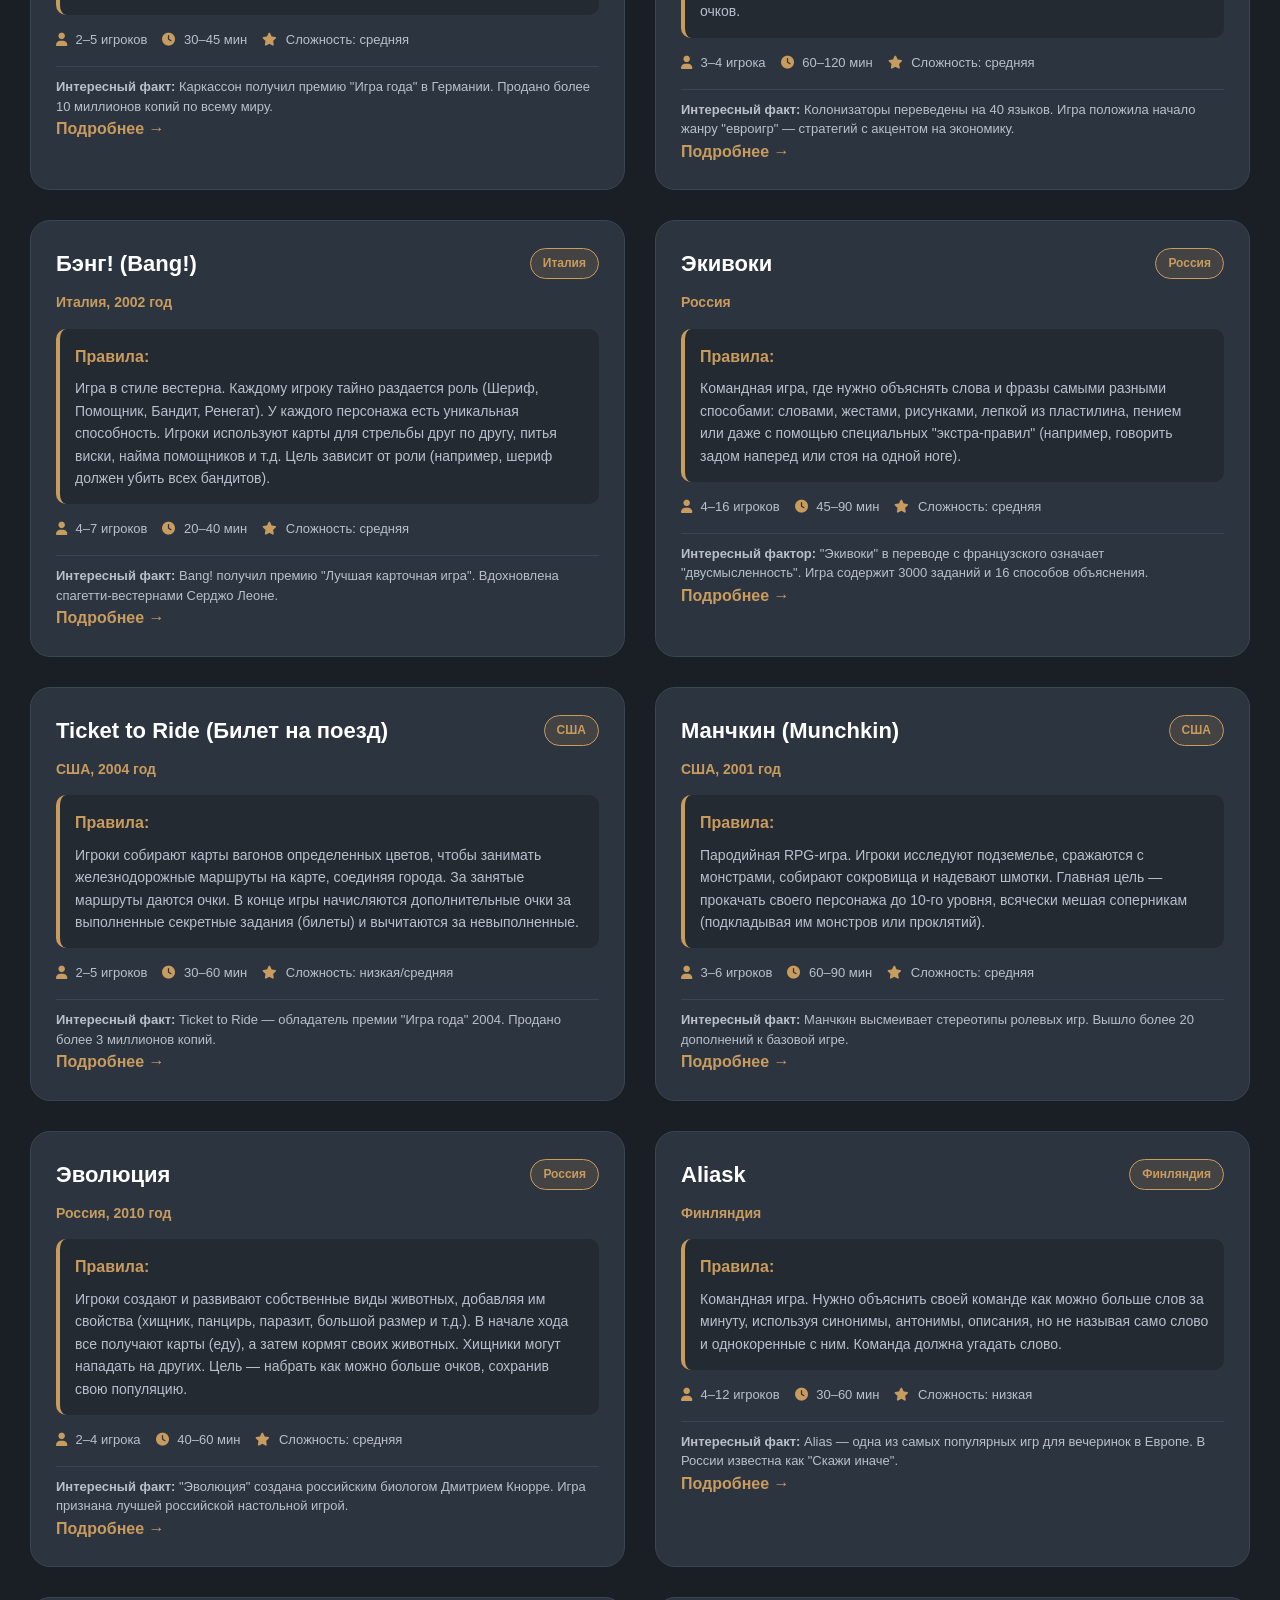
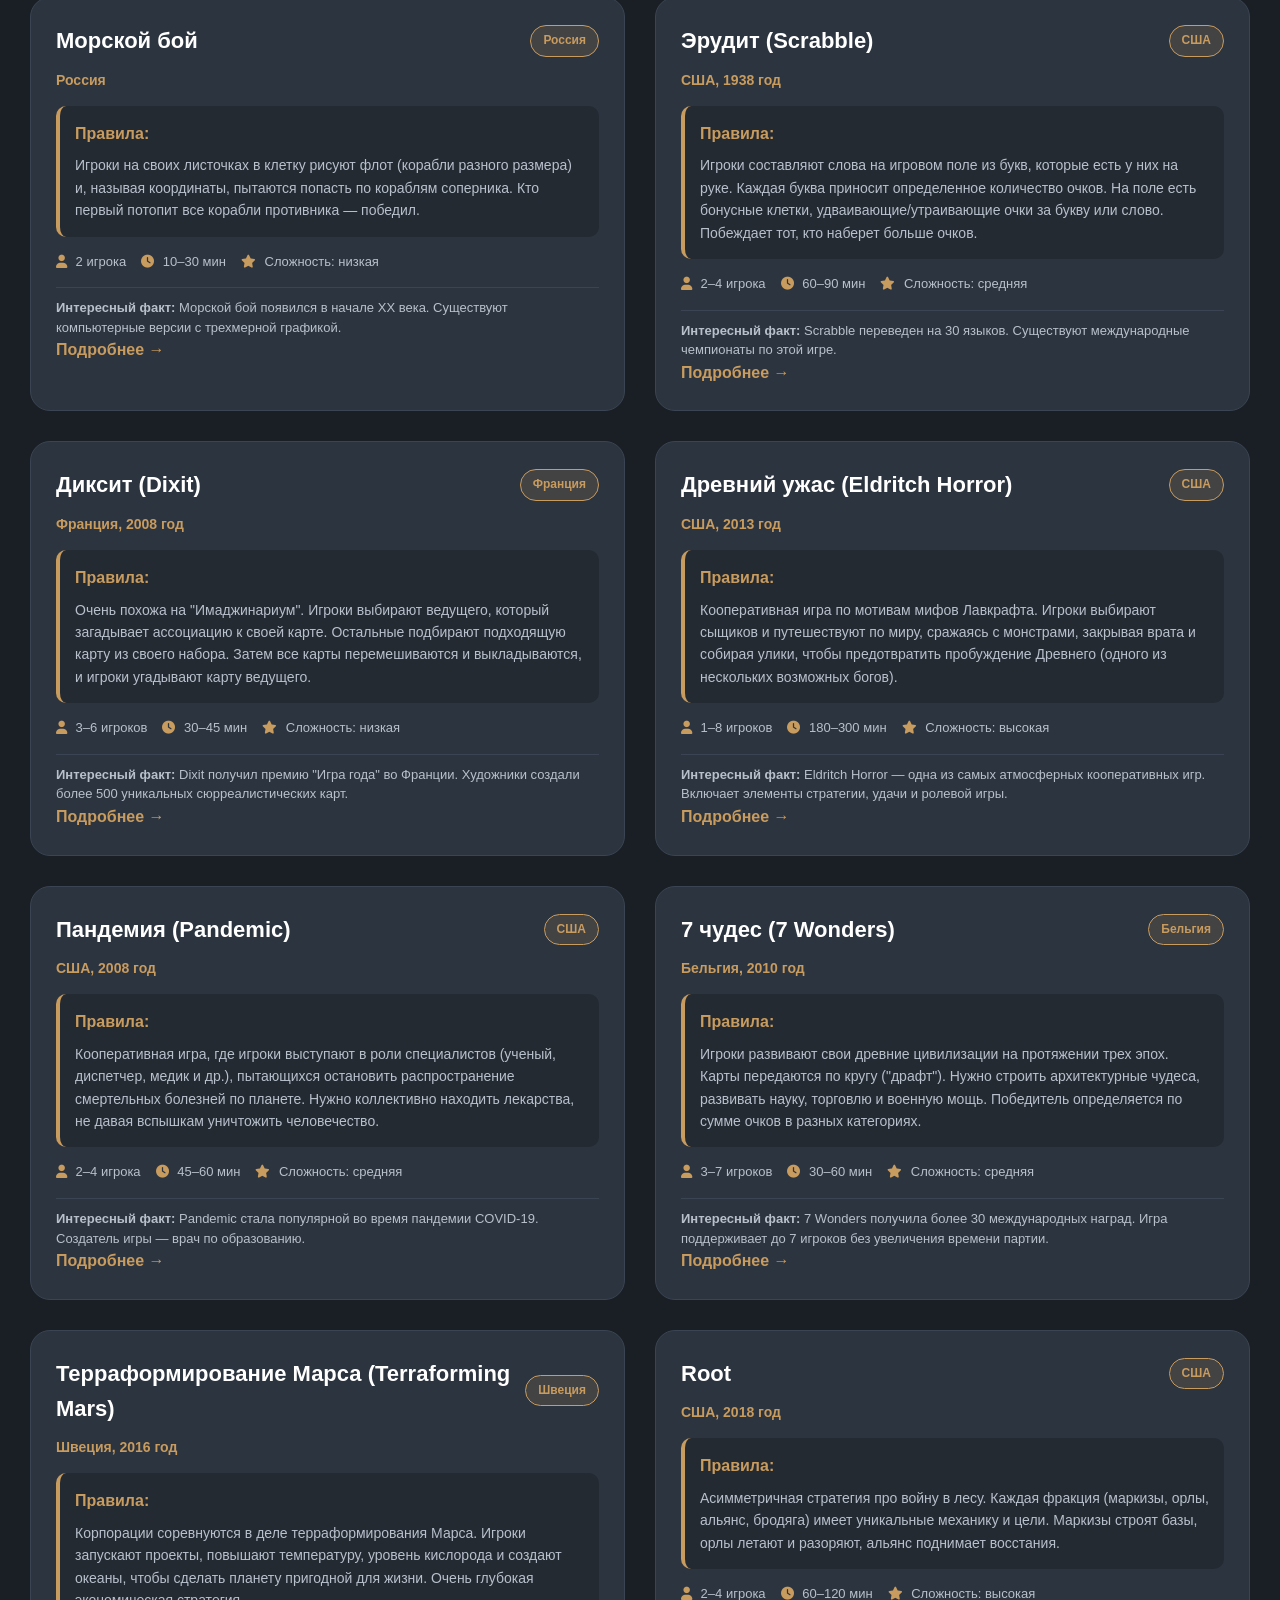
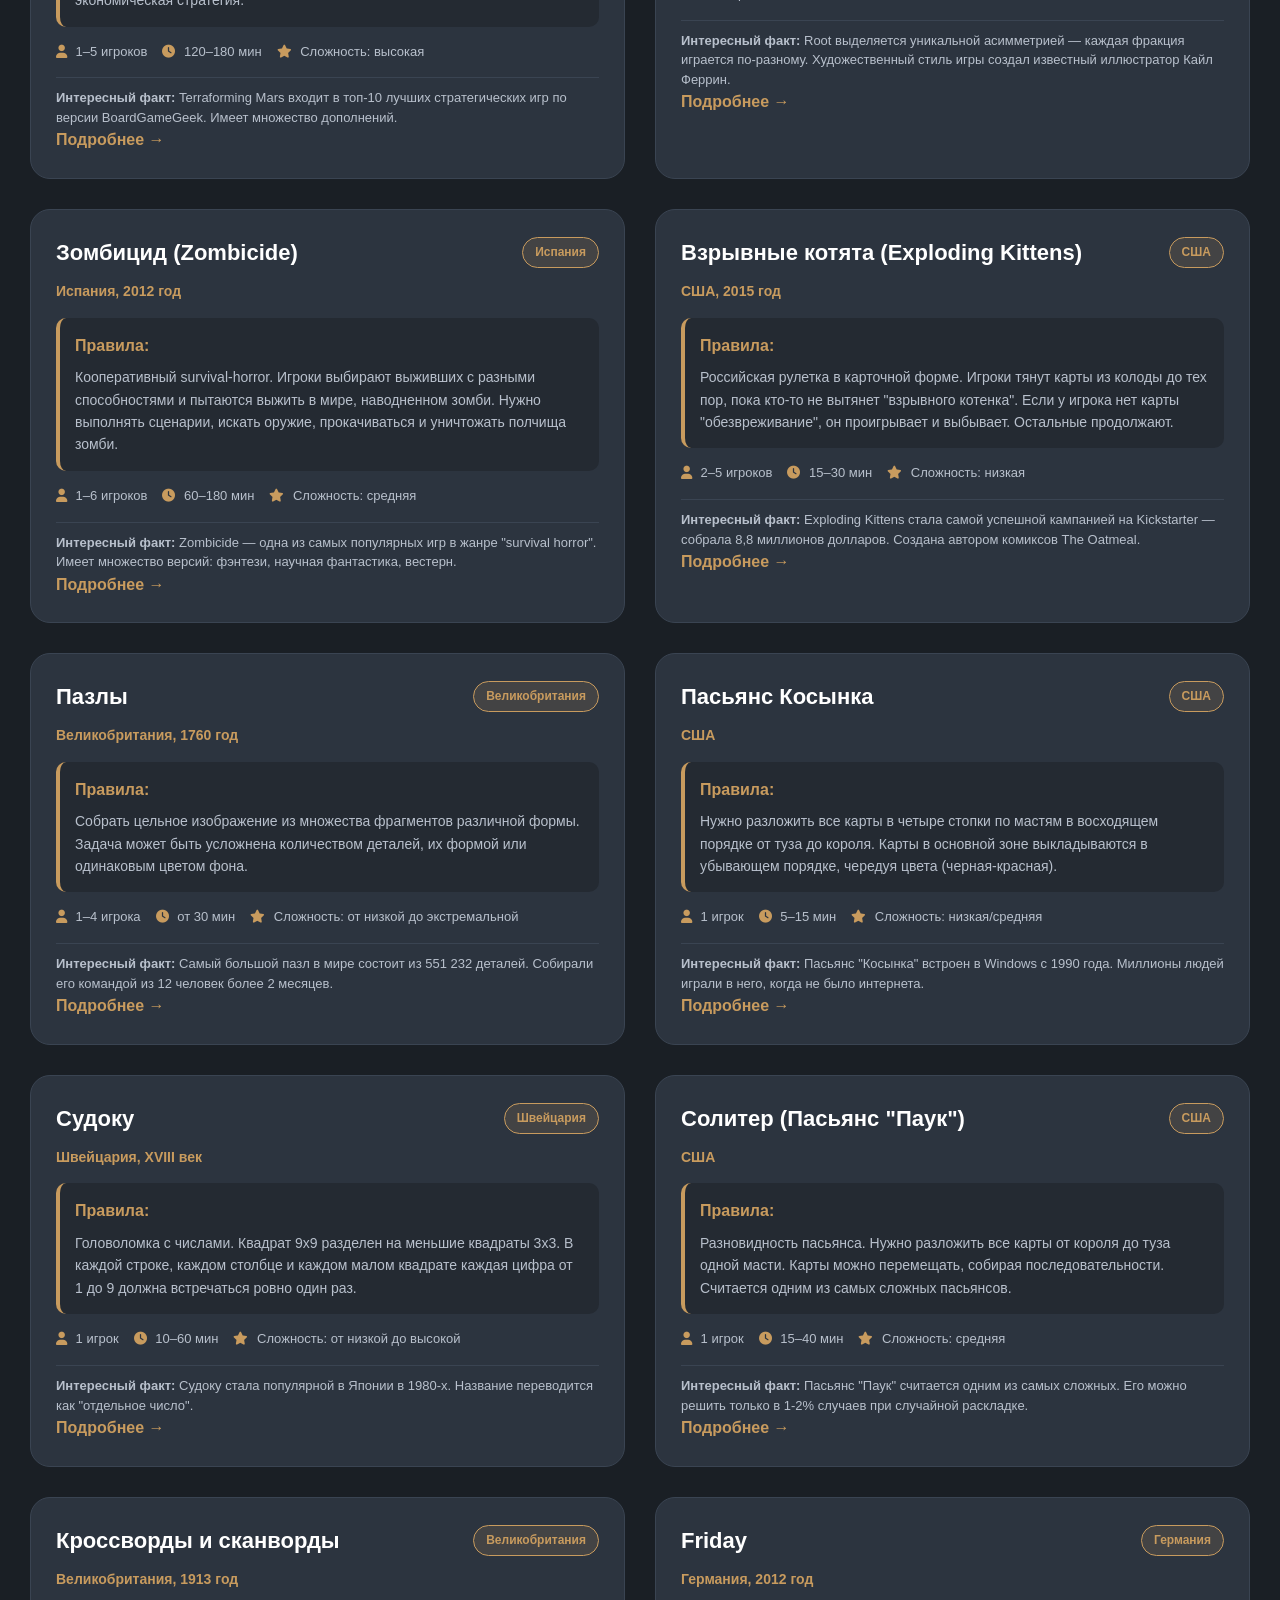
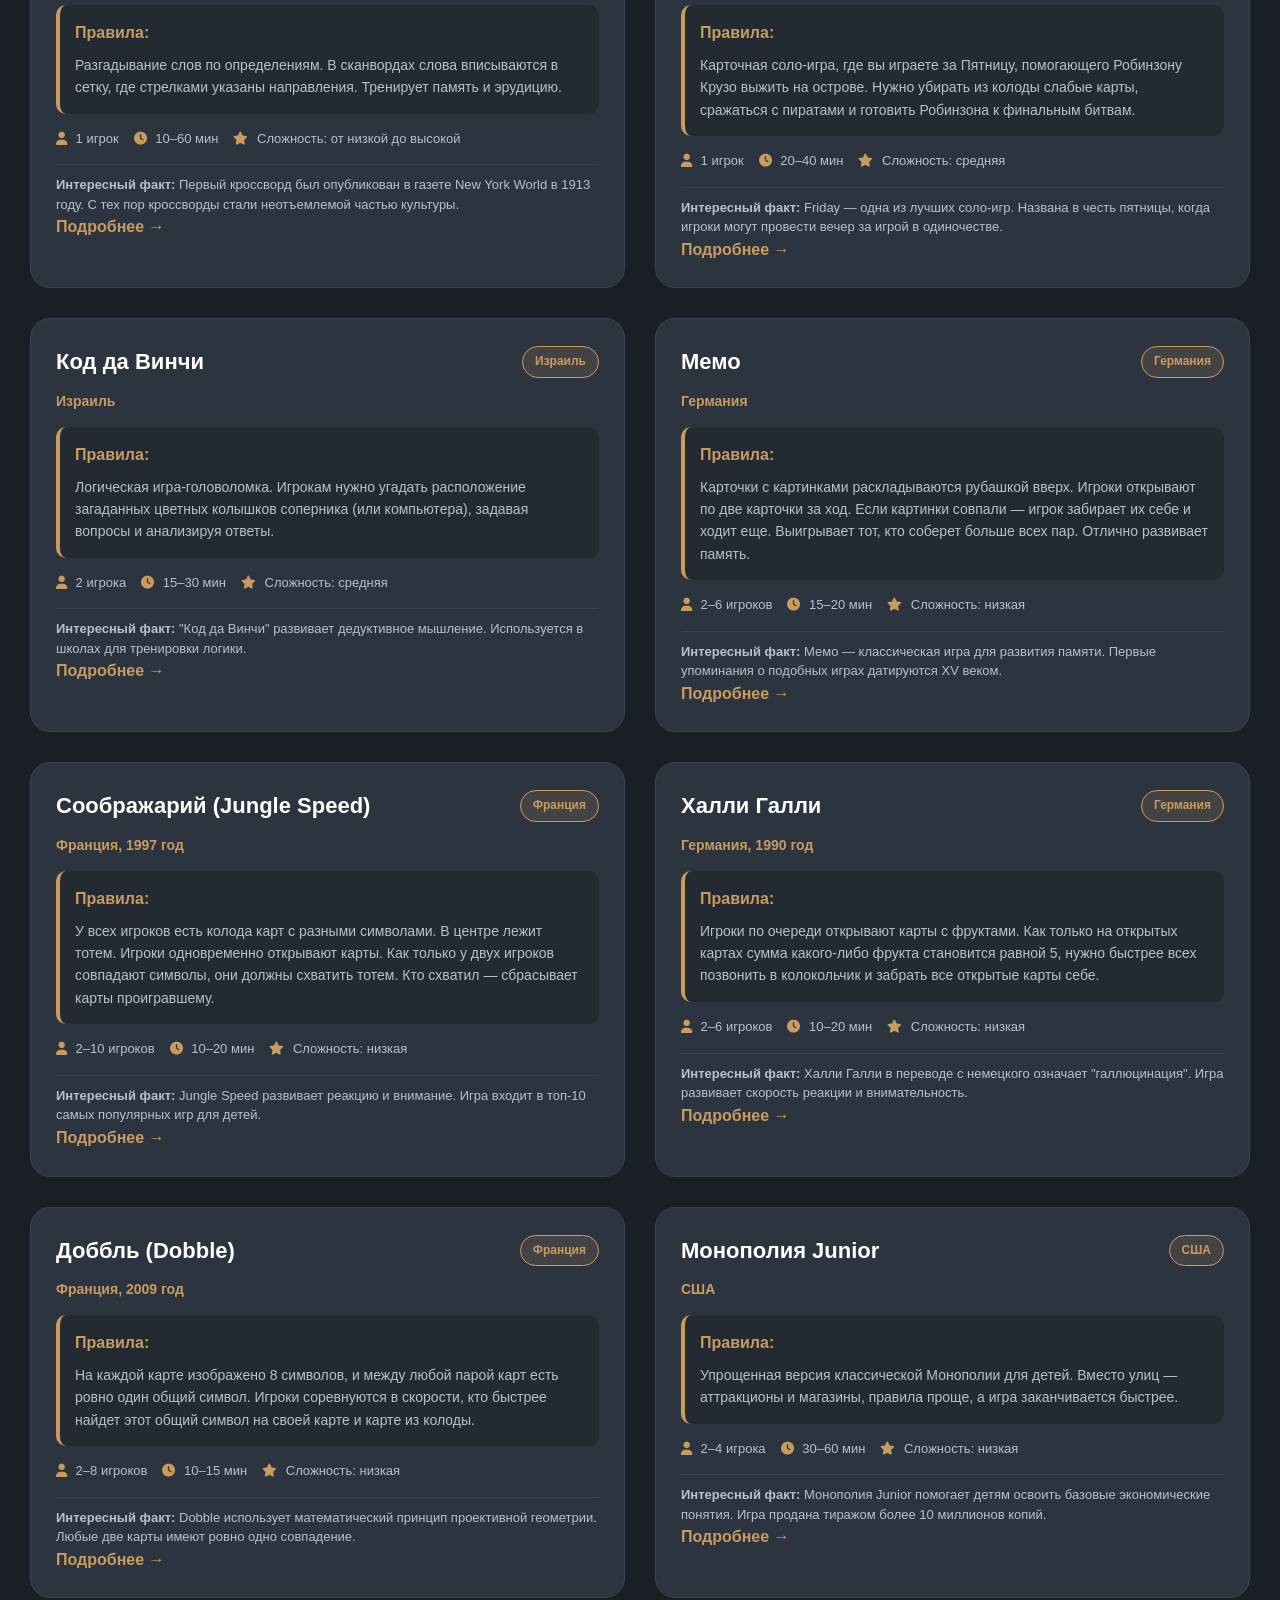
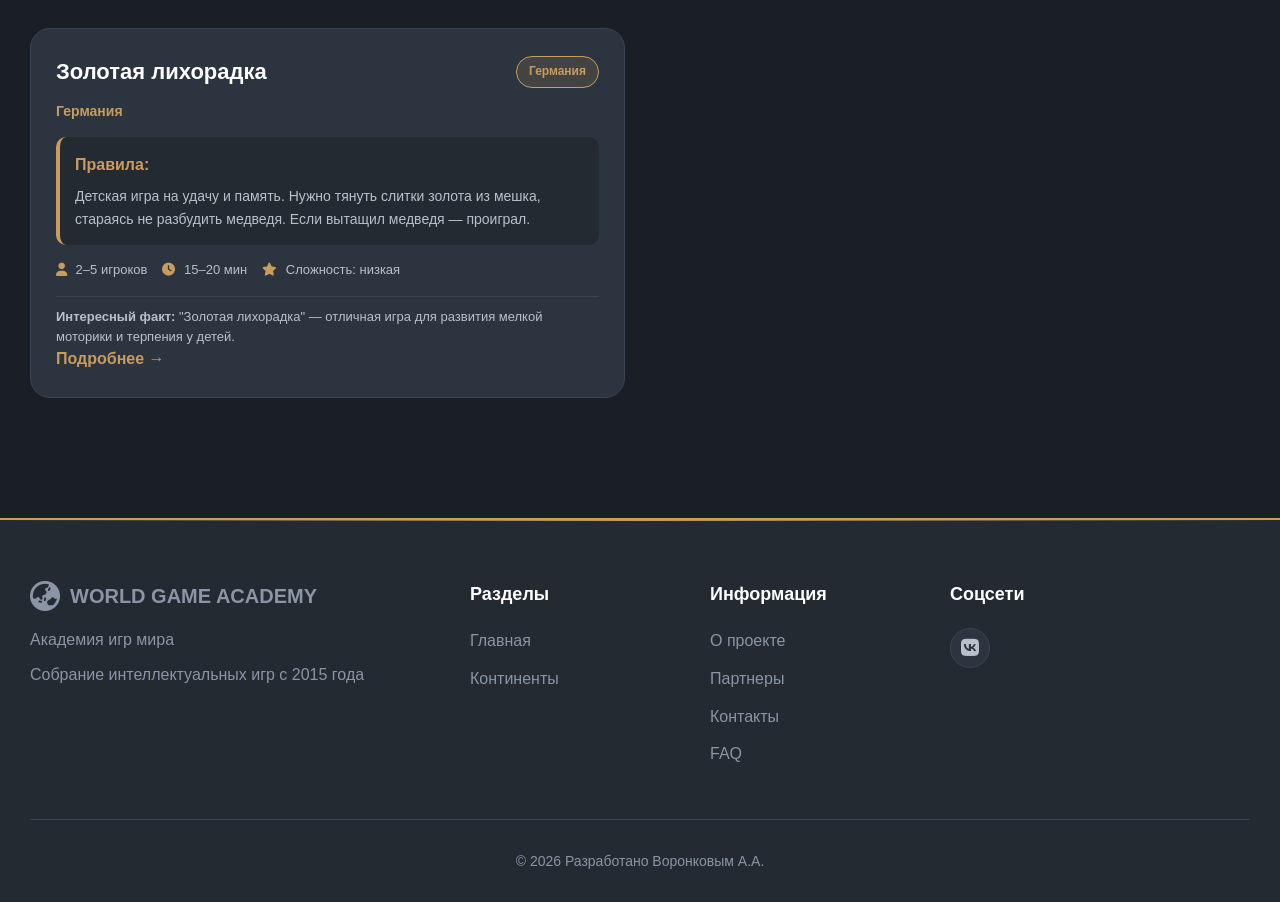
<file: games.html>
<!DOCTYPE html>
<html lang="ru">
<head>
    <meta charset="UTF-8">
    <meta name="viewport" content="width=device-width, initial-scale=1.0">
    <title>World Game Academy | Игры мира</title>
    <link rel="stylesheet" href="https://cdnjs.cloudflare.com/ajax/libs/font-awesome/6.0.0-beta3/css/all.min.css">
    <link rel="stylesheet" href="style.css">
</head>
<body>
    <header>
        <div class="container">
            <div class="header-content">
                <a href="index.html" class="logo">
                    <i class="fas fa-globe-asia logo-icon"></i>
                    <div class="logo-text">
                        <h1>WORLD GAME ACADEMY</h1>
                        <p>АКАДЕМИЯ ИГР МИРА</p>
                    </div>
                </a>
                <nav>
                    <ul>
                        <li><a href="index.html">Главная</a></li>
                        <li><a href="games.html" class="active">Игры мира</a></li>
                        <li><a href="continents.html">Континенты</a></li>
                    </ul>
                </nav>
                <a href="contacts.html" class="btn-login">Контакты</a>
            </div>
        </div>
    </header>

    <main>
        <!-- Заголовок страницы -->
        <section class="page-header">
            <div class="container">
                <h1 class="page-title">Энциклопедия настольных игр мира</h1>
                <p class="page-description">Более 50 игр с подробными правилами, историей и философией</p>
            </div>
        </section>

        <!-- Фильтр по категориям -->
        <section class="games-filter">
            <div class="container">
                <div class="filter-buttons">
                    <button class="filter-btn active" data-filter="all">Все игры</button>
                    <button class="filter-btn" data-filter="classic">Классические</button>
                    <button class="filter-btn" data-filter="cards">Карточные</button>
                    <button class="filter-btn" data-filter="party">Для компании</button>
                    <button class="filter-btn" data-filter="strategy">Стратегии</button>
                    <button class="filter-btn" data-filter="solo">Для одного</button>
                    <button class="filter-btn" data-filter="kids">Детские</button>
                </div>
            </div>
        </section>

        <!-- Сетка игр (без фото) -->
        <section class="games-showcase full">
            <div class="container">
                <div class="games-grid" id="games-grid">
                    
                    <!-- Монополия -->
                    <div class="game-card" data-category="classic">
                        <div class="game-content" style="padding: 25px;">
                            <div class="game-header">
                                <h3>Монополия (Monopoly)</h3>
                                <span class="game-region">США</span>
                            </div>
                            <p class="game-origin">США, 1935 год</p>
                            <div class="game-rules">
                                <h4>Правила:</h4>
                                <p>Игроки перемещаются по полю, покупают земельные участки, строят дома и отели и взимают арендную плату с соперников. Цель — обанкротить всех противников и остаться единственным монополистом.</p>
                            </div>
                            <div class="game-meta">
                                <span><i class="fas fa-user"></i> 2–6 игроков</span>
                                <span><i class="fas fa-clock"></i> 60–180 мин</span>
                                <span><i class="fas fa-star"></i> Сложность: средняя</span>
                            </div>
                            <div class="game-description-full">
                                <p><strong>Интересный факт:</strong> Изначально игра называлась "The Landlord's Game" и была создана для демонстрации негативных сторон монополизации земли.</p>
                            </div>
                            <a href="#" class="game-details">Подробнее →</a>
                        </div>
                    </div>

                    <!-- Шахматы -->
                    <div class="game-card" data-category="classic strategy">
                        <div class="game-content" style="padding: 25px;">
                            <div class="game-header">
                                <h3>Шахматы</h3>
                                <span class="game-region">Индия</span>
                            </div>
                            <p class="game-origin">Индия, VI век</p>
                            <div class="game-rules">
                                <h4>Правила:</h4>
                                <p>Стратегическая игра на доске 8×8. Два игрока по очереди перемещают фигуры (каждая ходит по-своему). Цель — поставить мат королю противника, то есть создать угрозу, от которой нет защиты.</p>
                            </div>
                            <div class="game-meta">
                                <span><i class="fas fa-user"></i> 2 игрока</span>
                                <span><i class="fas fa-clock"></i> 10–180 мин</span>
                                <span><i class="fas fa-star"></i> Сложность: высокая</span>
                            </div>
                            <div class="game-description-full">
                                <p><strong>Интересный факт:</strong> Шахматы — одна из старейших игр в мире. Первая партия между человеком и компьютером состоялась в 1956 году.</p>
                            </div>
                            <a href="#" class="game-details">Подробнее →</a>
                        </div>
                    </div>

                    <!-- Уно -->
                    <div class="game-card" data-category="classic cards">
                        <div class="game-content" style="padding: 25px;">
                            <div class="game-header">
                                <h3>Уно (UNO)</h3>
                                <span class="game-region">США</span>
                            </div>
                            <p class="game-origin">США, 1971 год</p>
                            <div class="game-rules">
                                <h4>Правила:</h4>
                                <p>Игроки сбрасывают карты, совпадающие с верхней картой стопки по цвету или номиналу. В колоде есть специальные карты (пропуск хода, смена направления, возьми две и т.д.). Нужно первым избавиться от всех карт, крикнув «Уно!».</p>
                            </div>
                            <div class="game-meta">
                                <span><i class="fas fa-user"></i> 2–10 игроков</span>
                                <span><i class="fas fa-clock"></i> 20–40 мин</span>
                                <span><i class="fas fa-star"></i> Сложность: низкая</span>
                            </div>
                            <div class="game-description-full">
                                <p><strong>Интересный факт:</strong> Название "UNO" переводится с итальянского как "один" — именно столько карт должно остаться у игрока перед победой.</p>
                            </div>
                            <a href="#" class="game-details">Подробнее →</a>
                        </div>
                    </div>

                    <!-- Имаджинариум -->
                    <div class="game-card" data-category="classic party">
                        <div class="game-content" style="padding: 25px;">
                            <div class="game-header">
                                <h3>Имаджинариум</h3>
                                <span class="game-region">Россия</span>
                            </div>
                            <p class="game-origin">Россия, 2011 год</p>
                            <div class="game-rules">
                                <h4>Правила:</h4>
                                <p>Игроки по очереди становятся ведущими. Ведущий загадывает ассоциацию к одной из своих карт с картинкой и кладет её рубашкой вверх. Остальные выбирают из своих рук карту, максимально подходящую под эту ассоциацию. Затем все карты перемешиваются, и игроки угадывают карту ведущего.</p>
                            </div>
                            <div class="game-meta">
                                <span><i class="fas fa-user"></i> 4–8 игроков</span>
                                <span><i class="fas fa-clock"></i> 40–60 мин</span>
                                <span><i class="fas fa-star"></i> Сложность: низкая</span>
                            </div>
                            <div class="game-description-full">
                                <p><strong>Интересный факт:</strong> Имаджинариум — отечественная игра, которая стала популярна во всем мире. Карты для игры рисуют современные художники.</p>
                            </div>
                            <a href="#" class="game-details">Подробнее →</a>
                        </div>
                    </div>

                    <!-- Шашки -->
                    <div class="game-card" data-category="classic">
                        <div class="game-content" style="padding: 25px;">
                            <div class="game-header">
                                <h3>Шашки</h3>
                                <span class="game-region">Древний Египет</span>
                            </div>
                            <p class="game-origin">Древний Египет, 3000 до н.э.</p>
                            <div class="game-rules">
                                <h4>Правила:</h4>
                                <p>Игра на доске 8×8. Игроки ходят по диагонали вперед. Простая шашка, дойдя до последней горизонтали, становится дамкой и может ходить назад. Цель — съесть (перепрыгнуть) все шашки соперника или запереть их.</p>
                            </div>
                            <div class="game-meta">
                                <span><i class="fas fa-user"></i> 2 игрока</span>
                                <span><i class="fas fa-clock"></i> 5–60 мин</span>
                                <span><i class="fas fa-star"></i> Сложность: средняя</span>
                            </div>
                            <div class="game-description-full">
                                <p><strong>Интересный факт:</strong> Шашки — одна из древнейших игр. Прототипы шашек найдены в гробницах египетских фараонов.</p>
                            </div>
                            <a href="#" class="game-details">Подробнее →</a>
                        </div>
                    </div>

                    <!-- Дженга -->
                    <div class="game-card" data-category="classic party">
                        <div class="game-content" style="padding: 25px;">
                            <div class="game-header">
                                <h3>Дженга</h3>
                                <span class="game-region">Великобритания</span>
                            </div>
                            <p class="game-origin">Великобритания, 1980 год</p>
                            <div class="game-rules">
                                <h4>Правила:</h4>
                                <p>Из деревянных брусков строится башня. Игроки по очереди вытаскивают по одному бруску из любой части башни (кроме верхнего незавершенного ряда) и кладут его наверх. Проигрывает тот, из-за чьего хода башня рухнет.</p>
                            </div>
                            <div class="game-meta">
                                <span><i class="fas fa-user"></i> 1–8 игроков</span>
                                <span><i class="fas fa-clock"></i> 10–20 мин</span>
                                <span><i class="fas fa-star"></i> Сложность: низкая</span>
                            </div>
                            <div class="game-description-full">
                                <p><strong>Интересный факт:</strong> Название "Дженга" происходит от слова "строить" на суахили. Игра продана тиражом более 50 миллионов экземпляров.</p>
                            </div>
                            <a href="#" class="game-details">Подробнее →</a>
                        </div>
                    </div>

                    <!-- Домино -->
                    <div class="game-card" data-category="classic">
                        <div class="game-content" style="padding: 25px;">
                            <div class="game-header">
                                <h3>Домино</h3>
                                <span class="game-region">Китай</span>
                            </div>
                            <p class="game-origin">Китай, XII век</p>
                            <div class="game-rules">
                                <h4>Правила:</h4>
                                <p>Игроки выкладывают костяшки, совмещая их по количеству точек на половинках. Стандартная цель — первым выложить все свои костяшки. Существует множество вариантов игры (Козёл, Морской козёл и др.).</p>
                            </div>
                            <div class="game-meta">
                                <span><i class="fas fa-user"></i> 2–4 игрока</span>
                                <span><i class="fas fa-clock"></i> 15–45 мин</span>
                                <span><i class="fas fa-star"></i> Сложность: низкая</span>
                            </div>
                            <div class="game-description-full">
                                <p><strong>Интересный факт:</strong> Домино появилось в Китае примерно в XII веке. Современный вид игра приобрела в Италии в XVIII веке.</p>
                            </div>
                            <a href="#" class="game-details">Подробнее →</a>
                        </div>
                    </div>

                    <!-- Лото -->
                    <div class="game-card" data-category="classic">
                        <div class="game-content" style="padding: 25px;">
                            <div class="game-header">
                                <h3>Лото</h3>
                                <span class="game-region">Италия</span>
                            </div>
                            <p class="game-origin">Италия, XVI век</p>
                            <div class="game-rules">
                                <h4>Правила:</h4>
                                <p>Ведущий достает из мешка бочонки с номерами и называет их. Игроки закрывают эти номера на своих карточках. Выигрывает тот, кто первым закроет все числа на своей карточке (или в ряду, в зависимости от правил).</p>
                            </div>
                            <div class="game-meta">
                                <span><i class="fas fa-user"></i> 2–8 игроков</span>
                                <span><i class="fas fa-clock"></i> 30–60 мин</span>
                                <span><i class="fas fa-star"></i> Сложность: низкая</span>
                            </div>
                            <div class="game-description-full">
                                <p><strong>Интересный факт:</strong> Лото появилось в Италии в XVI веке как лотерея. В Россию игру привезли в XVIII веке.</p>
                            </div>
                            <a href="#" class="game-details">Подробнее →</a>
                        </div>
                    </div>

                    <!-- Нарды -->
                    <div class="game-card" data-category="classic">
                        <div class="game-content" style="padding: 25px;">
                            <div class="game-header">
                                <h3>Нарды</h3>
                                <span class="game-region">Персия</span>
                            </div>
                            <p class="game-origin">Персия, 3000 лет</p>
                            <div class="game-rules">
                                <h4>Правила:</h4>
                                <p>Игра на специальной доске. Игроки бросают кубики и перемещают свои шашки по лункам в соответствии с выпавшими очками. Цель — провести все свои шашки в "дом" и затем выбросить их с доски раньше соперника.</p>
                            </div>
                            <div class="game-meta">
                                <span><i class="fas fa-user"></i> 2 игрока</span>
                                <span><i class="fas fa-clock"></i> 10–45 мин</span>
                                <span><i class="fas fa-star"></i> Сложность: средняя</span>
                            </div>
                            <div class="game-description-full">
                                <p><strong>Интересный факт:</strong> Нарды — одна из древнейших игр. Археологи находят игровые доски, которым более 5000 лет.</p>
                            </div>
                            <a href="#" class="game-details">Подробнее →</a>
                        </div>
                    </div>

                    <!-- Го -->
                    <div class="game-card" data-category="classic strategy">
                        <div class="game-content" style="padding: 25px;">
                            <div class="game-header">
                                <h3>Го</h3>
                                <span class="game-region">Китай</span>
                            </div>
                            <p class="game-origin">Китай, более 2500 лет</p>
                            <div class="game-rules">
                                <h4>Правила:</h4>
                                <p>Древняя китайская стратегическая игра. Игроки по очереди выставляют камни (черные и белые) на пересечения линий доски 19×19. Цель — отгородить себе большую территорию, чем соперник, и захватывать его камни.</p>
                            </div>
                            <div class="game-meta">
                                <span><i class="fas fa-user"></i> 2 игрока</span>
                                <span><i class="fas fa-clock"></i> 30–180 мин</span>
                                <span><i class="fas fa-star"></i> Сложность: очень высокая</span>
                            </div>
                            <div class="game-description-full">
                                <p><strong>Интересный факт:</strong> Го — самая сложная настольная игра в мире. Количество возможных партий больше, чем атомов во Вселенной.</p>
                            </div>
                            <a href="#" class="game-details">Подробнее →</a>
                        </div>
                    </div>

                    <!-- Покер -->
                    <div class="game-card" data-category="cards strategy">
                        <div class="game-content" style="padding: 25px;">
                            <div class="game-header">
                                <h3>Покер (Техасский Холдем)</h3>
                                <span class="game-region">США</span>
                            </div>
                            <p class="game-origin">США, XX век</p>
                            <div class="game-rules">
                                <h4>Правила:</h4>
                                <p>Каждому игроку сдаются по 2 закрытые карты. Затем открываются 5 общих карт в три этапа (флоп, терн, ривер). Игроки собирают лучшую покерную комбинацию из 7 карт. Цель — выиграть банк, собрав лучшую комбинацию или заставив всех соперников сбросить карты (сблефовать).</p>
                            </div>
                            <div class="game-meta">
                                <span><i class="fas fa-user"></i> 2–10 игроков</span>
                                <span><i class="fas fa-clock"></i> от 30 мин</span>
                                <span><i class="fas fa-star"></i> Сложность: высокая</span>
                            </div>
                            <div class="game-description-full">
                                <p><strong>Интересный факт:</strong> Чемпионаты мира по покеру привлекают тысячи участников. Самый большой выигрыш в истории покера составил более 10 миллионов долларов.</p>
                            </div>
                            <a href="#" class="game-details">Подробнее →</a>
                        </div>
                    </div>

                    <!-- Дурак -->
                    <div class="game-card" data-category="cards">
                        <div class="game-content" style="padding: 25px;">
                            <div class="game-header">
                                <h3>Дурак (Подкидной)</h3>
                                <span class="game-region">Россия</span>
                            </div>
                            <p class="game-origin">Россия, XIX век</p>
                            <div class="game-rules">
                                <h4>Правила:</h4>
                                <p>Классическая русская карточная игра. Цель — избавиться от всех своих карт. Игроки по очереди "ходят" (подкидывают карты) под "отбивающегося", который должен бить их картой той же масти, но старше по номиналу, или козырем. Проигравший ("дурак") забирает все карты со стола.</p>
                            </div>
                            <div class="game-meta">
                                <span><i class="fas fa-user"></i> 2–6 игроков</span>
                                <span><i class="fas fa-clock"></i> 15–40 мин</span>
                                <span><i class="fas fa-star"></i> Сложность: средняя</span>
                            </div>
                            <div class="game-description-full">
                                <p><strong>Интересный факт:</strong> "Дурак" — самая популярная карточная игра в России. Существует множество вариантов: подкидной, переводной, японский.</p>
                            </div>
                            <a href="#" class="game-details">Подробнее →</a>
                        </div>
                    </div>

                    <!-- Свинтус -->
                    <div class="game-card" data-category="cards party">
                        <div class="game-content" style="padding: 25px;">
                            <div class="game-header">
                                <h3>Свинтус</h3>
                                <span class="game-region">Россия</span>
                            </div>
                            <p class="game-origin">Россия, 2010 год</p>
                            <div class="game-rules">
                                <h4>Правила:</h4>
                                <p>Игроки должны как можно быстрее избавиться от своих карт, выкладывая их по принципу «больше-меньше» или «меньше-больше» относительно верхней карты стопки. В игре много карт-эффектов, которые меняют направление, заставляют всех брать карты или меняться руками.</p>
                            </div>
                            <div class="game-meta">
                                <span><i class="fas fa-user"></i> 2–8 игроков</span>
                                <span><i class="fas fa-clock"></i> 20–30 мин</span>
                                <span><i class="fas fa-star"></i> Сложность: низкая</span>
                            </div>
                            <div class="game-description-full">
                                <p><strong>Интересный факт:</strong> "Свинтус" — российская игра, основанная на механике "безумного" сброса карт. За 10 лет продано более 1 миллиона копий.</p>
                            </div>
                            <a href="#" class="game-details">Подробнее →</a>
                        </div>
                    </div>

                    <!-- Блэкджек -->
                    <div class="game-card" data-category="cards">
                        <div class="game-content" style="padding: 25px;">
                            <div class="game-header">
                                <h3>Блэкджек (21)</h3>
                                <span class="game-region">Франция</span>
                            </div>
                            <p class="game-origin">Франция, XVII век</p>
                            <div class="game-rules">
                                <h4>Правила:</h4>
                                <p>Игра против дилера (казино или ведущего). Цель — набрать сумму очков, близкую к 21, но не больше. Карты от 2 до 10 дают номинал, валет, дама, король — 10 очков, туз — 1 или 11. Игрок может брать дополнительные карты (хит) или остановиться (стэнд).</p>
                            </div>
                            <div class="game-meta">
                                <span><i class="fas fa-user"></i> 2–7 против дилера</span>
                                <span><i class="fas fa-clock"></i> быстрая</span>
                                <span><i class="fas fa-star"></i> Сложность: средняя</span>
                            </div>
                            <div class="game-description-full">
                                <p><strong>Интересный факт:</strong> Блэкджек — одна из немногих игр казино, где можно получить преимущество над заведением, используя стратегию подсчета карт.</p>
                            </div>
                            <a href="#" class="game-details">Подробнее →</a>
                        </div>
                    </div>

                    <!-- Тысяча -->
                    <div class="game-card" data-category="cards">
                        <div class="game-content" style="padding: 25px;">
                            <div class="game-header">
                                <h3>Тысяча (1000)</h3>
                                <span class="game-region">Россия</span>
                            </div>
                            <p class="game-origin">Россия</p>
                            <div class="game-rules">
                                <h4>Правила:</h4>
                                <p>Взятковая карточная игра. Игрокам раздаются карты, назначается козырь. Цель — набрать 1000 очков за счет взяток и объявленных "марьяжей" (король и дама одной масти). Очень популярна в России.</p>
                            </div>
                            <div class="game-meta">
                                <span><i class="fas fa-user"></i> 2–4 игрока</span>
                                <span><i class="fas fa-clock"></i> 30–60 мин</span>
                                <span><i class="fas fa-star"></i> Сложность: высокая</span>
                            </div>
                            <div class="game-description-full">
                                <p><strong>Интересный факт:</strong> В "Тысячу" играют только 24 картами (от девятки до туза). Игра требует хорошей памяти и математического расчета.</p>
                            </div>
                            <a href="#" class="game-details">Подробнее →</a>
                        </div>
                    </div>

                    <!-- Преферанс -->
                    <div class="game-card" data-category="cards">
                        <div class="game-content" style="padding: 25px;">
                            <div class="game-header">
                                <h3>Преферанс</h3>
                                <span class="game-region">Россия</span>
                            </div>
                            <p class="game-origin">Россия, XIX век</p>
                            <div class="game-rules">
                                <h4>Правила:</h4>
                                <p>Интеллектуальная карточная игра, требующая точного расчета. Игроки торгуются за право заказать количество взяток, которое они обязуются взять. В игре сложная система записи очков ("пуля", "гора", "висты").</p>
                            </div>
                            <div class="game-meta">
                                <span><i class="fas fa-user"></i> 3–4 игрока</span>
                                <span><i class="fas fa-clock"></i> 60–120 мин</span>
                                <span><i class="fas fa-star"></i> Сложность: очень высокая</span>
                            </div>
                            <div class="game-description-full">
                                <p><strong>Интересный факт:</strong> Преферанс считается одной из самых интеллектуальных карточных игр. В него играли русские писатели и интеллигенция XIX века.</p>
                            </div>
                            <a href="#" class="game-details">Подробнее →</a>
                        </div>
                    </div>

                    <!-- Бридж -->
                    <div class="game-card" data-category="cards">
                        <div class="game-content" style="padding: 25px;">
                            <div class="game-header">
                                <h3>Бридж</h3>
                                <span class="game-region">Великобритания</span>
                            </div>
                            <p class="game-origin">Великобритания, XIX век</p>
                            <div class="game-rules">
                                <h4>Правила:</h4>
                                <p>Парная карточная игра. Четверо игроков делятся на две команды. Состоит из двух фаз: торговля (определение контракта) и розыгрыш. Считается одной из самых сложных и интеллектуальных карточных игр.</p>
                            </div>
                            <div class="game-meta">
                                <span><i class="fas fa-user"></i> 4 игрока</span>
                                <span><i class="fas fa-clock"></i> несколько часов</span>
                                <span><i class="fas fa-star"></i> Сложность: экстремальная</span>
                            </div>
                            <div class="game-description-full">
                                <p><strong>Интересный факт:</strong> Бридж включен в программу Всемирных интеллектуальных игр. В мире существуют миллионы поклонников этой игры.</p>
                            </div>
                            <a href="#" class="game-details">Подробнее →</a>
                        </div>
                    </div>

                    <!-- Мафия -->
                    <div class="game-card" data-category="party">
                        <div class="game-content" style="padding: 25px;">
                            <div class="game-header">
                                <h3>Мафия</h3>
                                <span class="game-region">Россия</span>
                            </div>
                            <p class="game-origin">Россия, 1986 год</p>
                            <div class="game-rules">
                                <h4>Правила:</h4>
                                <p>Ведущий раздает роли. Игра делится на фазы: ночь (мирные жители "засыпают", мафия "просыпается" и убивает одного) и день (все обсуждают, кто может быть мафией, и голосуют за исключение подозреваемого). Цель мирных — найти и казнить всех мафиози, цель мафии — убить всех мирных.</p>
                            </div>
                            <div class="game-meta">
                                <span><i class="fas fa-user"></i> 8–12 игроков</span>
                                <span><i class="fas fa-clock"></i> 30–60 мин</span>
                                <span><i class="fas fa-star"></i> Сложность: средняя</span>
                            </div>
                            <div class="game-description-full">
                                <p><strong>Интересный факт:</strong> Мафия была создана студентом психологического факультета МГУ Дмитрием Давыдовым. Сейчас в нее играют по всему миру.</p>
                            </div>
                            <a href="#" class="game-details">Подробнее →</a>
                        </div>
                    </div>

                    <!-- Твистер -->
                    <div class="game-card" data-category="party">
                        <div class="game-content" style="padding: 25px;">
                            <div class="game-header">
                                <h3>Твистер</h3>
                                <span class="game-region">США</span>
                            </div>
                            <p class="game-origin">США, 1966 год</p>
                            <div class="game-rules">
                                <h4>Правила:</h4>
                                <p>На полу расстилается поле с цветными кругами. Ведущий вращает рулетку и объявляет, какую часть тела (руку или ногу) и на круг какого цвета нужно поставить. Игроки пытаются выполнить задание, не падая и не отрывая других конечностей от поля.</p>
                            </div>
                            <div class="game-meta">
                                <span><i class="fas fa-user"></i> 2–4 игрока</span>
                                <span><i class="fas fa-clock"></i> 10–20 мин</span>
                                <span><i class="fas fa-star"></i> Сложность: низкая</span>
                            </div>
                            <div class="game-description-full">
                                <p><strong>Интересный факт:</strong> Твистер стал культовой игрой 1960-х годов. Джонни Кэш посвятил ей песню, а Rolling Stones играли в неё во время туров.</p>
                            </div>
                            <a href="#" class="game-details">Подробнее →</a>
                        </div>
                    </div>

                    <!-- Активити -->
                    <div class="game-card" data-category="party">
                        <div class="game-content" style="padding: 25px;">
                            <div class="game-header">
                                <h3>Активити</h3>
                                <span class="game-region">Австрия</span>
                            </div>
                            <p class="game-origin">Австрия, 1995 год</p>
                            <div class="game-rules">
                                <h4>Правила:</h4>
                                <p>Игроки делятся на команды. За определенное время нужно объяснить своей команде слово или фразу, используя рисунки, пантомиму или словесные описания (в зависимости от выпавшего поля на карте).</p>
                            </div>
                            <div class="game-meta">
                                <span><i class="fas fa-user"></i> 3–16 игроков</span>
                                <span><i class="fas fa-clock"></i> 45–75 мин</span>
                                <span><i class="fas fa-star"></i> Сложность: средняя</span>
                            </div>
                            <div class="game-description-full">
                                <p><strong>Интересный факт:</strong> Активити переведена на 30 языков. В каждой стране добавляются свои уникальные слова и задания.</p>
                            </div>
                            <a href="#" class="game-details">Подробнее →</a>
                        </div>
                    </div>

                    <!-- Крокодил -->
                    <div class="game-card" data-category="party">
                        <div class="game-content" style="padding: 25px;">
                            <div class="game-header">
                                <h3>Крокодил</h3>
                                <span class="game-region">Россия</span>
                            </div>
                            <p class="game-origin">Россия</p>
                            <div class="game-rules">
                                <h4>Правила:</h4>
                                <p>Игрок (или команда) загадывает слово и показывает его другим игрокам с помощью жестов и пантомимы, не используя звуков и речи. Остальные пытаются угадать, что показывают.</p>
                            </div>
                            <div class="game-meta">
                                <span><i class="fas fa-user"></i> от 4 игроков</span>
                                <span><i class="fas fa-clock"></i> гибкая</span>
                                <span><i class="fas fa-star"></i> Сложность: низкая</span>
                            </div>
                            <div class="game-description-full">
                                <p><strong>Интересный факт:</strong> Игра получила название "Крокодил" из-за того, что игроки часто открывают рот, пытаясь произнести слово, напоминая крокодила.</p>
                            </div>
                            <a href="#" class="game-details">Подробнее →</a>
                        </div>
                    </div>

                    <!-- Шляпа -->
                    <div class="game-card" data-category="party">
                        <div class="game-content" style="padding: 25px;">
                            <div class="game-header">
                                <h3>Шляпа</h3>
                                <span class="game-region">Россия</span>
                            </div>
                            <p class="game-origin">Россия</p>
                            <div class="game-rules">
                                <h4>Правила:</h4>
                                <p>Игроки пишут слова на бумажках и кладут в шляпу. Затем делятся на команды. За ограниченное время нужно объяснить своей команде как можно больше слов из шляпы. Существуют раунды: "словами", "жестами", "одним словом".</p>
                            </div>
                            <div class="game-meta">
                                <span><i class="fas fa-user"></i> 4–20 игроков</span>
                                <span><i class="fas fa-clock"></i> 30–60 мин</span>
                                <span><i class="fas fa-star"></i> Сложность: низкая</span>
                            </div>
                            <div class="game-description-full">
                                <p><strong>Интересный факт:</strong> Игра "Шляпа" известна с XIX века. В нее играли русские писатели и поэты на творческих вечерах.</p>
                            </div>
                            <a href="#" class="game-details">Подробнее →</a>
                        </div>
                    </div>

                    <!-- Кодовые имена -->
                    <div class="game-card" data-category="party strategy">
                        <div class="game-content" style="padding: 25px;">
                            <div class="game-header">
                                <h3>Кодовые имена (Codenames)</h3>
                                <span class="game-region">Чехия</span>
                            </div>
                            <p class="game-origin">Чехия, 2015 год</p>
                            <div class="game-rules">
                                <h4>Правила:</h4>
                                <p>Команды соревнуются, кто быстрее отгадает все свои слова. Капитаны команд видят карту с кодовыми именами (словами) и тайными ролями. Капитан дает подсказку из одного слова и числа, чтобы навести свою команду на нужные слова на столе.</p>
                            </div>
                            <div class="game-meta">
                                <span><i class="fas fa-user"></i> 4–8 игроков</span>
                                <span><i class="fas fa-clock"></i> 15–30 мин</span>
                                <span><i class="fas fa-star"></i> Сложность: средняя</span>
                            </div>
                            <div class="game-description-full">
                                <p><strong>Интересный факт:</strong> Codenames получила премию "Игра года" в 2016 году. Переведена на 30 языков, включая русский.</p>
                            </div>
                            <a href="#" class="game-details">Подробнее →</a>
                        </div>
                    </div>

                    <!-- Спортивная мафия -->
                    <div class="game-card" data-category="party">
                        <div class="game-content" style="padding: 25px;">
                            <div class="game-header">
                                <h3>Спортивная мафия</h3>
                                <span class="game-region">Россия</span>
                            </div>
                            <p class="game-origin">Россия</p>
                            <div class="game-rules">
                                <h4>Правила:</h4>
                                <p>Отличается от классической мафии строгим регламентом, наличием ведущего-судьи, нумерацией игроков и отсутствием "пафоса" (долгих речей). Игроки сидят по номерам, общение строго регламентировано.</p>
                            </div>
                            <div class="game-meta">
                                <span><i class="fas fa-user"></i> 10–11 игроков</span>
                                <span><i class="fas fa-clock"></i> 15–30 мин</span>
                                <span><i class="fas fa-star"></i> Сложность: средняя</span>
                            </div>
                            <div class="game-description-full">
                                <p><strong>Интересный факт:</strong> Спортивная мафия проводится на чемпионатах мира. Есть официальные правила и судейская ассоциация.</p>
                            </div>
                            <a href="#" class="game-details">Подробнее →</a>
                        </div>
                    </div>

                    <!-- Данетки -->
                    <div class="game-card" data-category="party">
                        <div class="game-content" style="padding: 25px;">
                            <div class="game-header">
                                <h3>Данетки</h3>
                                <span class="game-region">Россия</span>
                            </div>
                            <p class="game-origin">Россия</p>
                            <div class="game-rules">
                                <h4>Правила:</h4>
                                <p>Ведущий описывает странную ситуацию (обычно детективную или мистическую). Игроки могут задавать вопросы, на которые ведущий отвечает только "да", "нет" или "неважно". Цель — восстановить полную картину произошедшего.</p>
                            </div>
                            <div class="game-meta">
                                <span><i class="fas fa-user"></i> 2–10 игроков</span>
                                <span><i class="fas fa-clock"></i> 15–30 мин</span>
                                <span><i class="fas fa-star"></i> Сложность: средняя</span>
                            </div>
                            <div class="game-description-full">
                                <p><strong>Интересный факт:</strong> Данетки тренируют логическое мышление и умение задавать правильные вопросы. Существуют сборники с сотнями загадок.</p>
                            </div>
                            <a href="#" class="game-details">Подробнее →</a>
                        </div>
                    </div>

                    <!-- Я никогда не... -->
                    <div class="game-card" data-category="party">
                        <div class="game-content" style="padding: 25px;">
                            <div class="game-header">
                                <h3>Я никогда не...</h3>
                                <span class="game-region">США</span>
                            </div>
                            <p class="game-origin">США</p>
                            <div class="game-rules">
                                <h4>Правила:</h4>
                                <p>Игроки по очереди говорят фразу "Я никогда не..." и называют действие, которое они никогда не совершали. Те, кто это действие совершал, выпивают (штрафной глоток или загибают палец). Цель — узнать друг друга получше.</p>
                            </div>
                            <div class="game-meta">
                                <span><i class="fas fa-user"></i> от 3 игроков</span>
                                <span><i class="fas fa-clock"></i> гибкая</span>
                                <span><i class="fas fa-star"></i> Сложность: низкая</span>
                            </div>
                            <div class="game-description-full">
                                <p><strong>Интересный факт:</strong> Игра популярна на вечеринках по всему миру. Помогает раскрепоститься и лучше узнать компанию.</p>
                            </div>
                            <a href="#" class="game-details">Подробнее →</a>
                        </div>
                    </div>

                    <!-- Каркассон -->
                    <div class="game-card" data-category="strategy">
                        <div class="game-content" style="padding: 25px;">
                            <div class="game-header">
                                <h3>Каркассон (Carcassonne)</h3>
                                <span class="game-region">Германия</span>
                            </div>
                            <p class="game-origin">Германия, 2000 год</p>
                            <div class="game-rules">
                                <h4>Правила:</h4>
                                <p>Игроки по очереди выкладывают квадраты местности (луга, дороги, города), создавая карту. На выставленный квадрат можно поставить своего подданного (меппла), чтобы занять дорогу, город или поле и получить за это победные очки в конце игры.</p>
                            </div>
                            <div class="game-meta">
                                <span><i class="fas fa-user"></i> 2–5 игроков</span>
                                <span><i class="fas fa-clock"></i> 30–45 мин</span>
                                <span><i class="fas fa-star"></i> Сложность: средняя</span>
                            </div>
                            <div class="game-description-full">
                                <p><strong>Интересный факт:</strong> Каркассон получил премию "Игра года" в Германии. Продано более 10 миллионов копий по всему миру.</p>
                            </div>
                            <a href="#" class="game-details">Подробнее →</a>
                        </div>
                    </div>

                    <!-- Колонизаторы -->
                    <div class="game-card" data-category="strategy">
                        <div class="game-content" style="padding: 25px;">
                            <div class="game-header">
                                <h3>Колонизаторы (Catan)</h3>
                                <span class="game-region">Германия</span>
                            </div>
                            <p class="game-origin">Германия, 1995 год</p>
                            <div class="game-rules">
                                <h4>Правила:</h4>
                                <p>Игроки осваивают остров Катан. В свой ход бросаются кубики, и те, у кого есть поселения рядом с полями выпавшего номера, получают ресурсы (кирпич, дерево, шерсть, руду, зерно). Из ресурсов можно строить дороги, города и покупать карты развития. Цель — первым набрать 10 победных очков.</p>
                            </div>
                            <div class="game-meta">
                                <span><i class="fas fa-user"></i> 3–4 игрока</span>
                                <span><i class="fas fa-clock"></i> 60–120 мин</span>
                                <span><i class="fas fa-star"></i> Сложность: средняя</span>
                            </div>
                            <div class="game-description-full">
                                <p><strong>Интересный факт:</strong> Колонизаторы переведены на 40 языков. Игра положила начало жанру "евроигр" — стратегий с акцентом на экономику.</p>
                            </div>
                            <a href="#" class="game-details">Подробнее →</a>
                        </div>
                    </div>

                    <!-- Бэнг! -->
                    <div class="game-card" data-category="strategy cards">
                        <div class="game-content" style="padding: 25px;">
                            <div class="game-header">
                                <h3>Бэнг! (Bang!)</h3>
                                <span class="game-region">Италия</span>
                            </div>
                            <p class="game-origin">Италия, 2002 год</p>
                            <div class="game-rules">
                                <h4>Правила:</h4>
                                <p>Игра в стиле вестерна. Каждому игроку тайно раздается роль (Шериф, Помощник, Бандит, Ренегат). У каждого персонажа есть уникальная способность. Игроки используют карты для стрельбы друг по другу, питья виски, найма помощников и т.д. Цель зависит от роли (например, шериф должен убить всех бандитов).</p>
                            </div>
                            <div class="game-meta">
                                <span><i class="fas fa-user"></i> 4–7 игроков</span>
                                <span><i class="fas fa-clock"></i> 20–40 мин</span>
                                <span><i class="fas fa-star"></i> Сложность: средняя</span>
                            </div>
                            <div class="game-description-full">
                                <p><strong>Интересный факт:</strong> Bang! получил премию "Лучшая карточная игра". Вдохновлена спагетти-вестернами Серджо Леоне.</p>
                            </div>
                            <a href="#" class="game-details">Подробнее →</a>
                        </div>
                    </div>

                    <!-- Экивоки -->
                    <div class="game-card" data-category="party">
                        <div class="game-content" style="padding: 25px;">
                            <div class="game-header">
                                <h3>Экивоки</h3>
                                <span class="game-region">Россия</span>
                            </div>
                            <p class="game-origin">Россия</p>
                            <div class="game-rules">
                                <h4>Правила:</h4>
                                <p>Командная игра, где нужно объяснять слова и фразы самыми разными способами: словами, жестами, рисунками, лепкой из пластилина, пением или даже с помощью специальных "экстра-правил" (например, говорить задом наперед или стоя на одной ноге).</p>
                            </div>
                            <div class="game-meta">
                                <span><i class="fas fa-user"></i> 4–16 игроков</span>
                                <span><i class="fas fa-clock"></i> 45–90 мин</span>
                                <span><i class="fas fa-star"></i> Сложность: средняя</span>
                            </div>
                            <div class="game-description-full">
                                <p><strong>Интересный фактор:</strong> "Экивоки" в переводе с французского означает "двусмысленность". Игра содержит 3000 заданий и 16 способов объяснения.</p>
                            </div>
                            <a href="#" class="game-details">Подробнее →</a>
                        </div>
                    </div>

                    <!-- Ticket to Ride -->
                    <div class="game-card" data-category="strategy">
                        <div class="game-content" style="padding: 25px;">
                            <div class="game-header">
                                <h3>Ticket to Ride (Билет на поезд)</h3>
                                <span class="game-region">США</span>
                            </div>
                            <p class="game-origin">США, 2004 год</p>
                            <div class="game-rules">
                                <h4>Правила:</h4>
                                <p>Игроки собирают карты вагонов определенных цветов, чтобы занимать железнодорожные маршруты на карте, соединяя города. За занятые маршруты даются очки. В конце игры начисляются дополнительные очки за выполненные секретные задания (билеты) и вычитаются за невыполненные.</p>
                            </div>
                            <div class="game-meta">
                                <span><i class="fas fa-user"></i> 2–5 игроков</span>
                                <span><i class="fas fa-clock"></i> 30–60 мин</span>
                                <span><i class="fas fa-star"></i> Сложность: низкая/средняя</span>
                            </div>
                            <div class="game-description-full">
                                <p><strong>Интересный факт:</strong> Ticket to Ride — обладатель премии "Игра года" 2004. Продано более 3 миллионов копий.</p>
                            </div>
                            <a href="#" class="game-details">Подробнее →</a>
                        </div>
                    </div>

                    <!-- Манчкин -->
                    <div class="game-card" data-category="strategy cards">
                        <div class="game-content" style="padding: 25px;">
                            <div class="game-header">
                                <h3>Манчкин (Munchkin)</h3>
                                <span class="game-region">США</span>
                            </div>
                            <p class="game-origin">США, 2001 год</p>
                            <div class="game-rules">
                                <h4>Правила:</h4>
                                <p>Пародийная RPG-игра. Игроки исследуют подземелье, сражаются с монстрами, собирают сокровища и надевают шмотки. Главная цель — прокачать своего персонажа до 10-го уровня, всячески мешая соперникам (подкладывая им монстров или проклятий).</p>
                            </div>
                            <div class="game-meta">
                                <span><i class="fas fa-user"></i> 3–6 игроков</span>
                                <span><i class="fas fa-clock"></i> 60–90 мин</span>
                                <span><i class="fas fa-star"></i> Сложность: средняя</span>
                            </div>
                            <div class="game-description-full">
                                <p><strong>Интересный факт:</strong> Манчкин высмеивает стереотипы ролевых игр. Вышло более 20 дополнений к базовой игре.</p>
                            </div>
                            <a href="#" class="game-details">Подробнее →</a>
                        </div>
                    </div>

                    <!-- Эволюция -->
                    <div class="game-card" data-category="strategy">
                        <div class="game-content" style="padding: 25px;">
                            <div class="game-header">
                                <h3>Эволюция</h3>
                                <span class="game-region">Россия</span>
                            </div>
                            <p class="game-origin">Россия, 2010 год</p>
                            <div class="game-rules">
                                <h4>Правила:</h4>
                                <p>Игроки создают и развивают собственные виды животных, добавляя им свойства (хищник, панцирь, паразит, большой размер и т.д.). В начале хода все получают карты (еду), а затем кормят своих животных. Хищники могут нападать на других. Цель — набрать как можно больше очков, сохранив свою популяцию.</p>
                            </div>
                            <div class="game-meta">
                                <span><i class="fas fa-user"></i> 2–4 игрока</span>
                                <span><i class="fas fa-clock"></i> 40–60 мин</span>
                                <span><i class="fas fa-star"></i> Сложность: средняя</span>
                            </div>
                            <div class="game-description-full">
                                <p><strong>Интересный факт:</strong> "Эволюция" создана российским биологом Дмитрием Кнорре. Игра признана лучшей российской настольной игрой.</p>
                            </div>
                            <a href="#" class="game-details">Подробнее →</a>
                        </div>
                    </div>

                    <!-- Aliask -->
                    <div class="game-card" data-category="party">
                        <div class="game-content" style="padding: 25px;">
                            <div class="game-header">
                                <h3>Aliask</h3>
                                <span class="game-region">Финляндия</span>
                            </div>
                            <p class="game-origin">Финляндия</p>
                            <div class="game-rules">
                                <h4>Правила:</h4>
                                <p>Командная игра. Нужно объяснить своей команде как можно больше слов за минуту, используя синонимы, антонимы, описания, но не называя само слово и однокоренные с ним. Команда должна угадать слово.</p>
                            </div>
                            <div class="game-meta">
                                <span><i class="fas fa-user"></i> 4–12 игроков</span>
                                <span><i class="fas fa-clock"></i> 30–60 мин</span>
                                <span><i class="fas fa-star"></i> Сложность: низкая</span>
                            </div>
                            <div class="game-description-full">
                                <p><strong>Интересный факт:</strong> Alias — одна из самых популярных игр для вечеринок в Европе. В России известна как "Скажи иначе".</p>
                            </div>
                            <a href="#" class="game-details">Подробнее →</a>
                        </div>
                    </div>

                    <!-- Морской бой -->
                    <div class="game-card" data-category="classic">
                        <div class="game-content" style="padding: 25px;">
                            <div class="game-header">
                                <h3>Морской бой</h3>
                                <span class="game-region">Россия</span>
                            </div>
                            <p class="game-origin">Россия</p>
                            <div class="game-rules">
                                <h4>Правила:</h4>
                                <p>Игроки на своих листочках в клетку рисуют флот (корабли разного размера) и, называя координаты, пытаются попасть по кораблям соперника. Кто первый потопит все корабли противника — победил.</p>
                            </div>
                            <div class="game-meta">
                                <span><i class="fas fa-user"></i> 2 игрока</span>
                                <span><i class="fas fa-clock"></i> 10–30 мин</span>
                                <span><i class="fas fa-star"></i> Сложность: низкая</span>
                            </div>
                            <div class="game-description-full">
                                <p><strong>Интересный факт:</strong> Морской бой появился в начале XX века. Существуют компьютерные версии с трехмерной графикой.</p>
                            </div>
                            <a href="#" class="game-details">Подробнее →</a>
                        </div>
                    </div>

                    <!-- Эрудит -->
                    <div class="game-card" data-category="strategy">
                        <div class="game-content" style="padding: 25px;">
                            <div class="game-header">
                                <h3>Эрудит (Scrabble)</h3>
                                <span class="game-region">США</span>
                            </div>
                            <p class="game-origin">США, 1938 год</p>
                            <div class="game-rules">
                                <h4>Правила:</h4>
                                <p>Игроки составляют слова на игровом поле из букв, которые есть у них на руке. Каждая буква приносит определенное количество очков. На поле есть бонусные клетки, удваивающие/утраивающие очки за букву или слово. Побеждает тот, кто наберет больше очков.</p>
                            </div>
                            <div class="game-meta">
                                <span><i class="fas fa-user"></i> 2–4 игрока</span>
                                <span><i class="fas fa-clock"></i> 60–90 мин</span>
                                <span><i class="fas fa-star"></i> Сложность: средняя</span>
                            </div>
                            <div class="game-description-full">
                                <p><strong>Интересный факт:</strong> Scrabble переведен на 30 языков. Существуют международные чемпионаты по этой игре.</p>
                            </div>
                            <a href="#" class="game-details">Подробнее →</a>
                        </div>
                    </div>

                    <!-- Диксит -->
                    <div class="game-card" data-category="party">
                        <div class="game-content" style="padding: 25px;">
                            <div class="game-header">
                                <h3>Диксит (Dixit)</h3>
                                <span class="game-region">Франция</span>
                            </div>
                            <p class="game-origin">Франция, 2008 год</p>
                            <div class="game-rules">
                                <h4>Правила:</h4>
                                <p>Очень похожа на "Имаджинариум". Игроки выбирают ведущего, который загадывает ассоциацию к своей карте. Остальные подбирают подходящую карту из своего набора. Затем все карты перемешиваются и выкладываются, и игроки угадывают карту ведущего.</p>
                            </div>
                            <div class="game-meta">
                                <span><i class="fas fa-user"></i> 3–6 игроков</span>
                                <span><i class="fas fa-clock"></i> 30–45 мин</span>
                                <span><i class="fas fa-star"></i> Сложность: низкая</span>
                            </div>
                            <div class="game-description-full">
                                <p><strong>Интересный факт:</strong> Dixit получил премию "Игра года" во Франции. Художники создали более 500 уникальных сюрреалистических карт.</p>
                            </div>
                            <a href="#" class="game-details">Подробнее →</a>
                        </div>
                    </div>

                    <!-- Древний ужас -->
                    <div class="game-card" data-category="strategy">
                        <div class="game-content" style="padding: 25px;">
                            <div class="game-header">
                                <h3>Древний ужас (Eldritch Horror)</h3>
                                <span class="game-region">США</span>
                            </div>
                            <p class="game-origin">США, 2013 год</p>
                            <div class="game-rules">
                                <h4>Правила:</h4>
                                <p>Кооперативная игра по мотивам мифов Лавкрафта. Игроки выбирают сыщиков и путешествуют по миру, сражаясь с монстрами, закрывая врата и собирая улики, чтобы предотвратить пробуждение Древнего (одного из нескольких возможных богов).</p>
                            </div>
                            <div class="game-meta">
                                <span><i class="fas fa-user"></i> 1–8 игроков</span>
                                <span><i class="fas fa-clock"></i> 180–300 мин</span>
                                <span><i class="fas fa-star"></i> Сложность: высокая</span>
                            </div>
                            <div class="game-description-full">
                                <p><strong>Интересный факт:</strong> Eldritch Horror — одна из самых атмосферных кооперативных игр. Включает элементы стратегии, удачи и ролевой игры.</p>
                            </div>
                            <a href="#" class="game-details">Подробнее →</a>
                        </div>
                    </div>

                    <!-- Пандемия -->
                    <div class="game-card" data-category="strategy">
                        <div class="game-content" style="padding: 25px;">
                            <div class="game-header">
                                <h3>Пандемия (Pandemic)</h3>
                                <span class="game-region">США</span>
                            </div>
                            <p class="game-origin">США, 2008 год</p>
                            <div class="game-rules">
                                <h4>Правила:</h4>
                                <p>Кооперативная игра, где игроки выступают в роли специалистов (ученый, диспетчер, медик и др.), пытающихся остановить распространение смертельных болезней по планете. Нужно коллективно находить лекарства, не давая вспышкам уничтожить человечество.</p>
                            </div>
                            <div class="game-meta">
                                <span><i class="fas fa-user"></i> 2–4 игрока</span>
                                <span><i class="fas fa-clock"></i> 45–60 мин</span>
                                <span><i class="fas fa-star"></i> Сложность: средняя</span>
                            </div>
                            <div class="game-description-full">
                                <p><strong>Интересный факт:</strong> Pandemic стала популярной во время пандемии COVID-19. Создатель игры — врач по образованию.</p>
                            </div>
                            <a href="#" class="game-details">Подробнее →</a>
                        </div>
                    </div>

                    <!-- 7 чудес -->
                    <div class="game-card" data-category="strategy">
                        <div class="game-content" style="padding: 25px;">
                            <div class="game-header">
                                <h3>7 чудес (7 Wonders)</h3>
                                <span class="game-region">Бельгия</span>
                            </div>
                            <p class="game-origin">Бельгия, 2010 год</p>
                            <div class="game-rules">
                                <h4>Правила:</h4>
                                <p>Игроки развивают свои древние цивилизации на протяжении трех эпох. Карты передаются по кругу ("драфт"). Нужно строить архитектурные чудеса, развивать науку, торговлю и военную мощь. Победитель определяется по сумме очков в разных категориях.</p>
                            </div>
                            <div class="game-meta">
                                <span><i class="fas fa-user"></i> 3–7 игроков</span>
                                <span><i class="fas fa-clock"></i> 30–60 мин</span>
                                <span><i class="fas fa-star"></i> Сложность: средняя</span>
                            </div>
                            <div class="game-description-full">
                                <p><strong>Интересный факт:</strong> 7 Wonders получила более 30 международных наград. Игра поддерживает до 7 игроков без увеличения времени партии.</p>
                            </div>
                            <a href="#" class="game-details">Подробнее →</a>
                        </div>
                    </div>

                    <!-- Терраформирование Марса -->
                    <div class="game-card" data-category="strategy">
                        <div class="game-content" style="padding: 25px;">
                            <div class="game-header">
                                <h3>Терраформирование Марса (Terraforming Mars)</h3>
                                <span class="game-region">Швеция</span>
                            </div>
                            <p class="game-origin">Швеция, 2016 год</p>
                            <div class="game-rules">
                                <h4>Правила:</h4>
                                <p>Корпорации соревнуются в деле терраформирования Марса. Игроки запускают проекты, повышают температуру, уровень кислорода и создают океаны, чтобы сделать планету пригодной для жизни. Очень глубокая экономическая стратегия.</p>
                            </div>
                            <div class="game-meta">
                                <span><i class="fas fa-user"></i> 1–5 игроков</span>
                                <span><i class="fas fa-clock"></i> 120–180 мин</span>
                                <span><i class="fas fa-star"></i> Сложность: высокая</span>
                            </div>
                            <div class="game-description-full">
                                <p><strong>Интересный факт:</strong> Terraforming Mars входит в топ-10 лучших стратегических игр по версии BoardGameGeek. Имеет множество дополнений.</p>
                            </div>
                            <a href="#" class="game-details">Подробнее →</a>
                        </div>
                    </div>

                    <!-- Root -->
                    <div class="game-card" data-category="strategy">
                        <div class="game-content" style="padding: 25px;">
                            <div class="game-header">
                                <h3>Root</h3>
                                <span class="game-region">США</span>
                            </div>
                            <p class="game-origin">США, 2018 год</p>
                            <div class="game-rules">
                                <h4>Правила:</h4>
                                <p>Асимметричная стратегия про войну в лесу. Каждая фракция (маркизы, орлы, альянс, бродяга) имеет уникальные механику и цели. Маркизы строят базы, орлы летают и разоряют, альянс поднимает восстания.</p>
                            </div>
                            <div class="game-meta">
                                <span><i class="fas fa-user"></i> 2–4 игрока</span>
                                <span><i class="fas fa-clock"></i> 60–120 мин</span>
                                <span><i class="fas fa-star"></i> Сложность: высокая</span>
                            </div>
                            <div class="game-description-full">
                                <p><strong>Интересный факт:</strong> Root выделяется уникальной асимметрией — каждая фракция играется по-разному. Художественный стиль игры создал известный иллюстратор Кайл Феррин.</p>
                            </div>
                            <a href="#" class="game-details">Подробнее →</a>
                        </div>
                    </div>

                    <!-- Зомбицид -->
                    <div class="game-card" data-category="strategy">
                        <div class="game-content" style="padding: 25px;">
                            <div class="game-header">
                                <h3>Зомбицид (Zombicide)</h3>
                                <span class="game-region">Испания</span>
                            </div>
                            <p class="game-origin">Испания, 2012 год</p>
                            <div class="game-rules">
                                <h4>Правила:</h4>
                                <p>Кооперативный survival-horror. Игроки выбирают выживших с разными способностями и пытаются выжить в мире, наводненном зомби. Нужно выполнять сценарии, искать оружие, прокачиваться и уничтожать полчища зомби.</p>
                            </div>
                            <div class="game-meta">
                                <span><i class="fas fa-user"></i> 1–6 игроков</span>
                                <span><i class="fas fa-clock"></i> 60–180 мин</span>
                                <span><i class="fas fa-star"></i> Сложность: средняя</span>
                            </div>
                            <div class="game-description-full">
                                <p><strong>Интересный факт:</strong> Zombicide — одна из самых популярных игр в жанре "survival horror". Имеет множество версий: фэнтези, научная фантастика, вестерн.</p>
                            </div>
                            <a href="#" class="game-details">Подробнее →</a>
                        </div>
                    </div>

                    <!-- Взрывные котята -->
                    <div class="game-card" data-category="cards party">
                        <div class="game-content" style="padding: 25px;">
                            <div class="game-header">
                                <h3>Взрывные котята (Exploding Kittens)</h3>
                                <span class="game-region">США</span>
                            </div>
                            <p class="game-origin">США, 2015 год</p>
                            <div class="game-rules">
                                <h4>Правила:</h4>
                                <p>Российская рулетка в карточной форме. Игроки тянут карты из колоды до тех пор, пока кто-то не вытянет "взрывного котенка". Если у игрока нет карты "обезвреживание", он проигрывает и выбывает. Остальные продолжают.</p>
                            </div>
                            <div class="game-meta">
                                <span><i class="fas fa-user"></i> 2–5 игроков</span>
                                <span><i class="fas fa-clock"></i> 15–30 мин</span>
                                <span><i class="fas fa-star"></i> Сложность: низкая</span>
                            </div>
                            <div class="game-description-full">
                                <p><strong>Интересный факт:</strong> Exploding Kittens стала самой успешной кампанией на Kickstarter — собрала 8,8 миллионов долларов. Создана автором комиксов The Oatmeal.</p>
                            </div>
                            <a href="#" class="game-details">Подробнее →</a>
                        </div>
                    </div>

                    <!-- Пазлы -->
                    <div class="game-card" data-category="solo">
                        <div class="game-content" style="padding: 25px;">
                            <div class="game-header">
                                <h3>Пазлы</h3>
                                <span class="game-region">Великобритания</span>
                            </div>
                            <p class="game-origin">Великобритания, 1760 год</p>
                            <div class="game-rules">
                                <h4>Правила:</h4>
                                <p>Собрать цельное изображение из множества фрагментов различной формы. Задача может быть усложнена количеством деталей, их формой или одинаковым цветом фона.</p>
                            </div>
                            <div class="game-meta">
                                <span><i class="fas fa-user"></i> 1–4 игрока</span>
                                <span><i class="fas fa-clock"></i> от 30 мин</span>
                                <span><i class="fas fa-star"></i> Сложность: от низкой до экстремальной</span>
                            </div>
                            <div class="game-description-full">
                                <p><strong>Интересный факт:</strong> Самый большой пазл в мире состоит из 551 232 деталей. Собирали его командой из 12 человек более 2 месяцев.</p>
                            </div>
                            <a href="#" class="game-details">Подробнее →</a>
                        </div>
                    </div>

                    <!-- Пасьянс Косынка -->
                    <div class="game-card" data-category="solo cards">
                        <div class="game-content" style="padding: 25px;">
                            <div class="game-header">
                                <h3>Пасьянс Косынка</h3>
                                <span class="game-region">США</span>
                            </div>
                            <p class="game-origin">США</p>
                            <div class="game-rules">
                                <h4>Правила:</h4>
                                <p>Нужно разложить все карты в четыре стопки по мастям в восходящем порядке от туза до короля. Карты в основной зоне выкладываются в убывающем порядке, чередуя цвета (черная-красная).</p>
                            </div>
                            <div class="game-meta">
                                <span><i class="fas fa-user"></i> 1 игрок</span>
                                <span><i class="fas fa-clock"></i> 5–15 мин</span>
                                <span><i class="fas fa-star"></i> Сложность: низкая/средняя</span>
                            </div>
                            <div class="game-description-full">
                                <p><strong>Интересный факт:</strong> Пасьянс "Косынка" встроен в Windows с 1990 года. Миллионы людей играли в него, когда не было интернета.</p>
                            </div>
                            <a href="#" class="game-details">Подробнее →</a>
                        </div>
                    </div>

                    <!-- Судоку -->
                    <div class="game-card" data-category="solo">
                        <div class="game-content" style="padding: 25px;">
                            <div class="game-header">
                                <h3>Судоку</h3>
                                <span class="game-region">Швейцария</span>
                            </div>
                            <p class="game-origin">Швейцария, XVIII век</p>
                            <div class="game-rules">
                                <h4>Правила:</h4>
                                <p>Головоломка с числами. Квадрат 9x9 разделен на меньшие квадраты 3x3. В каждой строке, каждом столбце и каждом малом квадрате каждая цифра от 1 до 9 должна встречаться ровно один раз.</p>
                            </div>
                            <div class="game-meta">
                                <span><i class="fas fa-user"></i> 1 игрок</span>
                                <span><i class="fas fa-clock"></i> 10–60 мин</span>
                                <span><i class="fas fa-star"></i> Сложность: от низкой до высокой</span>
                            </div>
                            <div class="game-description-full">
                                <p><strong>Интересный факт:</strong> Судоку стала популярной в Японии в 1980-х. Название переводится как "отдельное число".</p>
                            </div>
                            <a href="#" class="game-details">Подробнее →</a>
                        </div>
                    </div>

                    <!-- Солитер -->
                    <div class="game-card" data-category="solo cards">
                        <div class="game-content" style="padding: 25px;">
                            <div class="game-header">
                                <h3>Солитер (Пасьянс "Паук")</h3>
                                <span class="game-region">США</span>
                            </div>
                            <p class="game-origin">США</p>
                            <div class="game-rules">
                                <h4>Правила:</h4>
                                <p>Разновидность пасьянса. Нужно разложить все карты от короля до туза одной масти. Карты можно перемещать, собирая последовательности. Считается одним из самых сложных пасьянсов.</p>
                            </div>
                            <div class="game-meta">
                                <span><i class="fas fa-user"></i> 1 игрок</span>
                                <span><i class="fas fa-clock"></i> 15–40 мин</span>
                                <span><i class="fas fa-star"></i> Сложность: средняя</span>
                            </div>
                            <div class="game-description-full">
                                <p><strong>Интересный факт:</strong> Пасьянс "Паук" считается одним из самых сложных. Его можно решить только в 1-2% случаев при случайной раскладке.</p>
                            </div>
                            <a href="#" class="game-details">Подробнее →</a>
                        </div>
                    </div>

                    <!-- Кроссворды -->
                    <div class="game-card" data-category="solo">
                        <div class="game-content" style="padding: 25px;">
                            <div class="game-header">
                                <h3>Кроссворды и сканворды</h3>
                                <span class="game-region">Великобритания</span>
                            </div>
                            <p class="game-origin">Великобритания, 1913 год</p>
                            <div class="game-rules">
                                <h4>Правила:</h4>
                                <p>Разгадывание слов по определениям. В сканвордах слова вписываются в сетку, где стрелками указаны направления. Тренирует память и эрудицию.</p>
                            </div>
                            <div class="game-meta">
                                <span><i class="fas fa-user"></i> 1 игрок</span>
                                <span><i class="fas fa-clock"></i> 10–60 мин</span>
                                <span><i class="fas fa-star"></i> Сложность: от низкой до высокой</span>
                            </div>
                            <div class="game-description-full">
                                <p><strong>Интересный факт:</strong> Первый кроссворд был опубликован в газете New York World в 1913 году. С тех пор кроссворды стали неотъемлемой частью культуры.</p>
                            </div>
                            <a href="#" class="game-details">Подробнее →</a>
                        </div>
                    </div>

                    <!-- Friday -->
                    <div class="game-card" data-category="solo">
                        <div class="game-content" style="padding: 25px;">
                            <div class="game-header">
                                <h3>Friday</h3>
                                <span class="game-region">Германия</span>
                            </div>
                            <p class="game-origin">Германия, 2012 год</p>
                            <div class="game-rules">
                                <h4>Правила:</h4>
                                <p>Карточная соло-игра, где вы играете за Пятницу, помогающего Робинзону Крузо выжить на острове. Нужно убирать из колоды слабые карты, сражаться с пиратами и готовить Робинзона к финальным битвам.</p>
                            </div>
                            <div class="game-meta">
                                <span><i class="fas fa-user"></i> 1 игрок</span>
                                <span><i class="fas fa-clock"></i> 20–40 мин</span>
                                <span><i class="fas fa-star"></i> Сложность: средняя</span>
                            </div>
                            <div class="game-description-full">
                                <p><strong>Интересный факт:</strong> Friday — одна из лучших соло-игр. Названа в честь пятницы, когда игроки могут провести вечер за игрой в одиночестве.</p>
                            </div>
                            <a href="#" class="game-details">Подробнее →</a>
                        </div>
                    </div>

                    <!-- Код да Винчи -->
                    <div class="game-card" data-category="solo">
                        <div class="game-content" style="padding: 25px;">
                            <div class="game-header">
                                <h3>Код да Винчи</h3>
                                <span class="game-region">Израиль</span>
                            </div>
                            <p class="game-origin">Израиль</p>
                            <div class="game-rules">
                                <h4>Правила:</h4>
                                <p>Логическая игра-головоломка. Игрокам нужно угадать расположение загаданных цветных колышков соперника (или компьютера), задавая вопросы и анализируя ответы.</p>
                            </div>
                            <div class="game-meta">
                                <span><i class="fas fa-user"></i> 2 игрока</span>
                                <span><i class="fas fa-clock"></i> 15–30 мин</span>
                                <span><i class="fas fa-star"></i> Сложность: средняя</span>
                            </div>
                            <div class="game-description-full">
                                <p><strong>Интересный факт:</strong> "Код да Винчи" развивает дедуктивное мышление. Используется в школах для тренировки логики.</p>
                            </div>
                            <a href="#" class="game-details">Подробнее →</a>
                        </div>
                    </div>

                    <!-- Мемо -->
                    <div class="game-card" data-category="kids">
                        <div class="game-content" style="padding: 25px;">
                            <div class="game-header">
                                <h3>Мемо</h3>
                                <span class="game-region">Германия</span>
                            </div>
                            <p class="game-origin">Германия</p>
                            <div class="game-rules">
                                <h4>Правила:</h4>
                                <p>Карточки с картинками раскладываются рубашкой вверх. Игроки открывают по две карточки за ход. Если картинки совпали — игрок забирает их себе и ходит еще. Выигрывает тот, кто соберет больше всех пар. Отлично развивает память.</p>
                            </div>
                            <div class="game-meta">
                                <span><i class="fas fa-user"></i> 2–6 игроков</span>
                                <span><i class="fas fa-clock"></i> 15–20 мин</span>
                                <span><i class="fas fa-star"></i> Сложность: низкая</span>
                            </div>
                            <div class="game-description-full">
                                <p><strong>Интересный факт:</strong> Мемо — классическая игра для развития памяти. Первые упоминания о подобных играх датируются XV веком.</p>
                            </div>
                            <a href="#" class="game-details">Подробнее →</a>
                        </div>
                    </div>

                    <!-- Соображарий -->
                    <div class="game-card" data-category="kids">
                        <div class="game-content" style="padding: 25px;">
                            <div class="game-header">
                                <h3>Соображарий (Jungle Speed)</h3>
                                <span class="game-region">Франция</span>
                            </div>
                            <p class="game-origin">Франция, 1997 год</p>
                            <div class="game-rules">
                                <h4>Правила:</h4>
                                <p>У всех игроков есть колода карт с разными символами. В центре лежит тотем. Игроки одновременно открывают карты. Как только у двух игроков совпадают символы, они должны схватить тотем. Кто схватил — сбрасывает карты проигравшему.</p>
                            </div>
                            <div class="game-meta">
                                <span><i class="fas fa-user"></i> 2–10 игроков</span>
                                <span><i class="fas fa-clock"></i> 10–20 мин</span>
                                <span><i class="fas fa-star"></i> Сложность: низкая</span>
                            </div>
                            <div class="game-description-full">
                                <p><strong>Интересный факт:</strong> Jungle Speed развивает реакцию и внимание. Игра входит в топ-10 самых популярных игр для детей.</p>
                            </div>
                            <a href="#" class="game-details">Подробнее →</a>
                        </div>
                    </div>

                    <!-- Халли Галли -->
                    <div class="game-card" data-category="kids">
                        <div class="game-content" style="padding: 25px;">
                            <div class="game-header">
                                <h3>Халли Галли</h3>
                                <span class="game-region">Германия</span>
                            </div>
                            <p class="game-origin">Германия, 1990 год</p>
                            <div class="game-rules">
                                <h4>Правила:</h4>
                                <p>Игроки по очереди открывают карты с фруктами. Как только на открытых картах сумма какого-либо фрукта становится равной 5, нужно быстрее всех позвонить в колокольчик и забрать все открытые карты себе.</p>
                            </div>
                            <div class="game-meta">
                                <span><i class="fas fa-user"></i> 2–6 игроков</span>
                                <span><i class="fas fa-clock"></i> 10–20 мин</span>
                                <span><i class="fas fa-star"></i> Сложность: низкая</span>
                            </div>
                            <div class="game-description-full">
                                <p><strong>Интересный факт:</strong> Халли Галли в переводе с немецкого означает "галлюцинация". Игра развивает скорость реакции и внимательность.</p>
                            </div>
                            <a href="#" class="game-details">Подробнее →</a>
                        </div>
                    </div>

                    <!-- Доббль -->
                    <div class="game-card" data-category="kids">
                        <div class="game-content" style="padding: 25px;">
                            <div class="game-header">
                                <h3>Доббль (Dobble)</h3>
                                <span class="game-region">Франция</span>
                            </div>
                            <p class="game-origin">Франция, 2009 год</p>
                            <div class="game-rules">
                                <h4>Правила:</h4>
                                <p>На каждой карте изображено 8 символов, и между любой парой карт есть ровно один общий символ. Игроки соревнуются в скорости, кто быстрее найдет этот общий символ на своей карте и карте из колоды.</p>
                            </div>
                            <div class="game-meta">
                                <span><i class="fas fa-user"></i> 2–8 игроков</span>
                                <span><i class="fas fa-clock"></i> 10–15 мин</span>
                                <span><i class="fas fa-star"></i> Сложность: низкая</span>
                            </div>
                            <div class="game-description-full">
                                <p><strong>Интересный факт:</strong> Dobble использует математический принцип проективной геометрии. Любые две карты имеют ровно одно совпадение.</p>
                            </div>
                            <a href="#" class="game-details">Подробнее →</a>
                        </div>
                    </div>

                    <!-- Монополия Junior -->
                    <div class="game-card" data-category="kids">
                        <div class="game-content" style="padding: 25px;">
                            <div class="game-header">
                                <h3>Монополия Junior</h3>
                                <span class="game-region">США</span>
                            </div>
                            <p class="game-origin">США</p>
                            <div class="game-rules">
                                <h4>Правила:</h4>
                                <p>Упрощенная версия классической Монополии для детей. Вместо улиц — аттракционы и магазины, правила проще, а игра заканчивается быстрее.</p>
                            </div>
                            <div class="game-meta">
                                <span><i class="fas fa-user"></i> 2–4 игрока</span>
                                <span><i class="fas fa-clock"></i> 30–60 мин</span>
                                <span><i class="fas fa-star"></i> Сложность: низкая</span>
                            </div>
                            <div class="game-description-full">
                                <p><strong>Интересный факт:</strong> Монополия Junior помогает детям освоить базовые экономические понятия. Игра продана тиражом более 10 миллионов копий.</p>
                            </div>
                            <a href="#" class="game-details">Подробнее →</a>
                        </div>
                    </div>

                    <!-- Золотая лихорадка -->
                    <div class="game-card" data-category="kids">
                        <div class="game-content" style="padding: 25px;">
                            <div class="game-header">
                                <h3>Золотая лихорадка</h3>
                                <span class="game-region">Германия</span>
                            </div>
                            <p class="game-origin">Германия</p>
                            <div class="game-rules">
                                <h4>Правила:</h4>
                                <p>Детская игра на удачу и память. Нужно тянуть слитки золота из мешка, стараясь не разбудить медведя. Если вытащил медведя — проиграл.</p>
                            </div>
                            <div class="game-meta">
                                <span><i class="fas fa-user"></i> 2–5 игроков</span>
                                <span><i class="fas fa-clock"></i> 15–20 мин</span>
                                <span><i class="fas fa-star"></i> Сложность: низкая</span>
                            </div>
                            <div class="game-description-full">
                                <p><strong>Интересный факт:</strong> "Золотая лихорадка" — отличная игра для развития мелкой моторики и терпения у детей.</p>
                            </div>
                            <a href="#" class="game-details">Подробнее →</a>
                        </div>
                    </div>
                </div>
            </div>
        </section>
    </main>

    <footer id="contact">
        <div class="container">
            <div class="footer-content">
                <div class="footer-col">
                    <a href="index.html" class="footer-logo">
                        <i class="fas fa-globe-asia"></i>
                        <span>WORLD GAME ACADEMY</span>
                    </a>
                    <p>Академия игр мира</p>
                    <p class="footer-address">Собрание интеллектуальных игр с 2015 года</p>
                </div>
                <div class="footer-col">
                    <h4>Разделы</h4>
                    <ul>
                        <li><a href="index.html">Главная</a></li>
                        <li><a href="continents.html">Континенты</a></li>
                    </ul>
                </div>
                <div class="footer-col">
                    <h4>Информация</h4>
                    <ul>
                        <li><a href="#about">О проекте</a></li>
                        <li><a href="contacts.html">Партнеры</a></li>
                        <li><a href="contacts.html">Контакты</a></li>
                        <li><a href="#faq">FAQ</a></li>
                    </ul>
                </div>
                <div class="footer-col">
                    <h4>Соцсети</h4>
                    <div class="social-links">
                        <a href="https://vk.com/lanzque" target="_blank"><i class="fab fa-vk"></i></a>
                    </div>
                </div>
            </div>
            <div class="footer-bottom">
                <p>© 2026 Разработано Воронковым А.А.</p>
            </div>
        </div>
    </footer>

    <script>
        // Фильтр игр
        document.querySelectorAll('.filter-btn').forEach(btn => {
            btn.addEventListener('click', function() {
                document.querySelectorAll('.filter-btn').forEach(b => b.classList.remove('active'));
                this.classList.add('active');
                
                const filter = this.dataset.filter;
                const games = document.querySelectorAll('.game-card');
                
                games.forEach(game => {
                    if (filter === 'all' || game.dataset.category.includes(filter)) {
                        game.style.display = 'flex';
                    } else {
                        game.style.display = 'none';
                    }
                });
            });
        });
    </script>
</body>
</html>
</file>
<file: style.css>
* {
    margin: 0;
    padding: 0;
    box-sizing: border-box;
}

:root {
    --bg-primary: #1a1f25;
    --bg-secondary: #242a32;
    --bg-card: #2c343f;
    --accent: #c89b5e;
    --accent-light: #dbb47a;
    --accent-dark: #9f7a45;
    --text-primary: #ffffff;
    --text-secondary: #b8c0cc;
    --text-muted: #8a95a5;
    --border: #3a4452;
    --border-light: #4a5565;
    --shadow: 0 8px 20px rgba(0, 0, 0, 0.3);
    --shadow-hover: 0 12px 30px rgba(0, 0, 0, 0.4);
    --glow: 0 0 15px rgba(200, 155, 94, 0.3);
    --transition: all 0.3s ease;
}

body {
    font-family: 'Segoe UI', Tahoma, Geneva, Verdana, sans-serif;
    background-color: var(--bg-primary);
    color: var(--text-primary);
    line-height: 1.6;
    min-height: 100vh;
}

.container {
    max-width: 1300px;
    margin: 0 auto;
    padding: 0 30px;
}

/* ===== ШАПКА ===== */
header {
    background-color: var(--bg-secondary);
    border-bottom: 2px solid var(--accent);
    padding: 15px 0;
    position: sticky;
    top: 0;
    z-index: 1000;
    box-shadow: var(--shadow);
}

.header-content {
    display: flex;
    align-items: center;
    justify-content: space-between;
    flex-wrap: wrap;
}

.logo {
    display: flex;
    align-items: center;
    gap: 15px;
    text-decoration: none;
}

.logo-icon {
    font-size: 40px;
    color: var(--accent);
    filter: drop-shadow(var(--glow));
}

.logo-text h1 {
    font-size: 24px;
    font-weight: 800;
    color: var(--text-primary);
    line-height: 1.2;
    letter-spacing: 1px;
}

.logo-text p {
    font-size: 12px;
    color: var(--text-muted);
    letter-spacing: 1px;
    text-transform: uppercase;
}

nav ul {
    display: flex;
    list-style: none;
    gap: 30px;
}

nav a {
    color: var(--text-secondary);
    text-decoration: none;
    font-weight: 600;
    font-size: 16px;
    transition: var(--transition);
    padding-bottom: 5px;
    border-bottom: 2px solid transparent;
}

nav a:hover,
nav a.active {
    color: var(--accent);
    border-bottom-color: var(--accent);
}

.btn-login {
    background: transparent;
    border: 2px solid var(--accent);
    color: var(--accent);
    padding: 10px 30px;
    border-radius: 50px;
    text-decoration: none;
    font-weight: 700;
    transition: var(--transition);
    font-size: 14px;
    letter-spacing: 0.5px;
}

.btn-login:hover {
    background: var(--accent);
    color: var(--bg-primary);
    box-shadow: var(--glow);
    transform: translateY(-2px);
}

/* ===== КНОПКИ ===== */
.btn-primary {
    display: inline-block;
    background: var(--accent);
    color: var(--bg-primary);
    padding: 14px 35px;
    border-radius: 50px;
    text-decoration: none;
    font-weight: 700;
    font-size: 16px;
    transition: var(--transition);
    border: 2px solid var(--accent);
    letter-spacing: 0.5px;
    cursor: pointer;
}

.btn-primary:hover {
    background: transparent;
    color: var(--accent);
    box-shadow: var(--glow);
    transform: translateY(-2px);
}

.btn-outline {
    display: inline-block;
    padding: 12px 30px;
    border: 2px solid var(--accent);
    color: var(--accent);
    text-decoration: none;
    border-radius: 50px;
    font-weight: 600;
    transition: var(--transition);
    background: transparent;
    font-size: 14px;
    cursor: pointer;
}

.btn-outline:hover {
    background: var(--accent);
    color: var(--bg-primary);
    transform: translateY(-2px);
}

.btn-small {
    display: inline-block;
    background: var(--accent);
    color: var(--bg-primary);
    padding: 10px 25px;
    border-radius: 50px;
    text-decoration: none;
    font-weight: 600;
    font-size: 14px;
    transition: var(--transition);
    border: 2px solid var(--accent);
    cursor: pointer;
}

.btn-small:hover {
    background: transparent;
    color: var(--accent);
}

/* ===== ЗАГОЛОВКИ СЕКЦИЙ ===== */
.section-title {
    font-size: 42px;
    font-weight: 800;
    text-align: center;
    margin-bottom: 50px;
    position: relative;
    color: var(--text-primary);
}

.section-title::after {
    content: '';
    position: absolute;
    bottom: -15px;
    left: 50%;
    transform: translateX(-50%);
    width: 80px;
    height: 4px;
    background: var(--accent);
    border-radius: 2px;
    box-shadow: var(--glow);
}

.page-header {
    padding: 60px 0 30px;
    text-align: center;
    background: linear-gradient(135deg, var(--bg-primary) 0%, var(--bg-secondary) 100%);
}

.page-title {
    font-size: 48px;
    font-weight: 800;
    margin-bottom: 15px;
    color: var(--text-primary);
}

.page-description {
    font-size: 18px;
    color: var(--text-secondary);
    max-width: 700px;
    margin: 0 auto;
}

.text-center {
    text-align: center;
}

/* ===== СТАТИСТИКА ===== */
.stats-grid {
    display: flex;
    gap: 60px;
    margin: 40px 0;
}

.stat-item {
    text-align: center;
}

.stat-number {
    font-size: 42px;
    font-weight: 800;
    color: var(--accent);
    line-height: 1;
    margin-bottom: 5px;
    text-shadow: var(--glow);
}

.stat-label {
    font-size: 14px;
    color: var(--text-muted);
    text-transform: uppercase;
    letter-spacing: 1px;
}

/* ===== HERO СЕКЦИИ ===== */
.hero {
    min-height: 80vh;
    display: flex;
    align-items: center;
    background: linear-gradient(135deg, var(--bg-primary) 0%, var(--bg-secondary) 100%);
    position: relative;
    overflow: hidden;
    padding: 80px 0;
}

.hero::before {
    content: '';
    position: absolute;
    top: -50%;
    right: -10%;
    width: 500px;
    height: 500px;
    background: radial-gradient(circle, rgba(200, 155, 94, 0.1) 0%, transparent 70%);
    border-radius: 50%;
    pointer-events: none;
}

.hero::after {
    content: '';
    position: absolute;
    bottom: -30%;
    left: -5%;
    width: 400px;
    height: 400px;
    background: radial-gradient(circle, rgba(200, 155, 94, 0.1) 0%, transparent 70%);
    border-radius: 50%;
    pointer-events: none;
}

.hero-content {
    max-width: 800px;
    position: relative;
    z-index: 2;
}

.hero-title {
    font-size: 58px;
    font-weight: 800;
    line-height: 1.2;
    margin-bottom: 20px;
}

.hero-title span {
    color: var(--accent);
    text-shadow: var(--glow);
}

.hero-description {
    font-size: 18px;
    color: var(--text-secondary);
    margin-bottom: 40px;
    max-width: 600px;
}

.hero-buttons {
    display: flex;
    gap: 20px;
}

/* ===== ПРЕИМУЩЕСТВА ===== */
.features {
    padding: 80px 0;
    background: var(--bg-secondary);
}

.features-grid {
    display: grid;
    grid-template-columns: repeat(4, 1fr);
    gap: 30px;
}

.feature-card {
    background: var(--bg-card);
    padding: 40px 25px;
    border-radius: 20px;
    text-align: center;
    border: 1px solid var(--border);
    transition: var(--transition);
    text-decoration: none;
    color: var(--text-primary);
    display: block;
    position: relative;
    overflow: hidden;
}

.feature-card::before {
    content: '';
    position: absolute;
    top: 0;
    left: 0;
    width: 100%;
    height: 3px;
    background: var(--accent);
    transform: translateX(-100%);
    transition: var(--transition);
}

.feature-card:hover::before {
    transform: translateX(0);
}

.feature-card:hover {
    border-color: var(--accent);
    transform: translateY(-10px);
    box-shadow: var(--shadow-hover);
}

.feature-icon {
    font-size: 50px;
    color: var(--accent);
    margin-bottom: 20px;
}

.feature-card h3 {
    font-size: 22px;
    margin-bottom: 15px;
    color: var(--text-primary);
}

.feature-card p {
    color: var(--text-secondary);
    font-size: 15px;
    line-height: 1.6;
}

/* ===== КАРТОЧКИ ИГР ===== */
.games-showcase {
    padding: 80px 0;
    background: var(--bg-primary);
}

.games-grid {
    display: grid;
    grid-template-columns: repeat(2, 1fr);
    gap: 30px;
    margin-bottom: 40px;
}

.game-card {
    background: var(--bg-card);
    border-radius: 20px;
    overflow: hidden;
    border: 1px solid var(--border);
    transition: var(--transition);
    display: flex;
    flex-direction: column;
    text-decoration: none;
    color: var(--text-primary);
    position: relative;
}

.game-card:hover {
    border-color: var(--accent);
    transform: translateY(-5px);
    box-shadow: var(--shadow-hover);
}

.game-content {
    padding: 25px;
}

.game-header {
    display: flex;
    justify-content: space-between;
    align-items: center;
    margin-bottom: 10px;
}

.game-header h3 {
    font-size: 22px;
    font-weight: 700;
}

.game-region {
    background: rgba(200, 155, 94, 0.15);
    color: var(--accent);
    padding: 5px 12px;
    border-radius: 50px;
    font-weight: 600;
    font-size: 12px;
    border: 1px solid var(--accent);
}

.game-origin {
    color: var(--accent);
    font-weight: 600;
    margin-bottom: 15px;
    font-size: 14px;
}

.game-rules {
    background: var(--bg-secondary);
    padding: 15px;
    border-radius: 10px;
    margin: 15px 0;
    border-left: 4px solid var(--accent);
}

.game-rules h4 {
    font-size: 16px;
    margin-bottom: 8px;
    color: var(--accent);
}

.game-rules p {
    color: var(--text-secondary);
    font-size: 14px;
    line-height: 1.6;
}

.game-meta {
    display: flex;
    gap: 15px;
    color: var(--text-secondary);
    font-size: 13px;
    flex-wrap: wrap;
    margin-bottom: 15px;
}

.game-meta i {
    color: var(--accent);
    margin-right: 5px;
}

.game-description-full {
    margin-top: 10px;
    padding-top: 10px;
    border-top: 1px solid var(--border);
}

.game-description-full p {
    color: var(--text-secondary);
    font-size: 13px;
    line-height: 1.5;
}

.game-details {
    color: var(--accent);
    text-decoration: none;
    font-weight: 600;
    transition: var(--transition);
    display: inline-block;
}

.game-details:hover {
    transform: translateX(5px);
}

/* ===== ФИЛЬТР ===== */
.games-filter {
    padding: 30px 0;
    background: var(--bg-secondary);
}

.filter-buttons {
    display: flex;
    justify-content: center;
    gap: 15px;
    flex-wrap: wrap;
}

.filter-btn {
    padding: 10px 25px;
    background: transparent;
    border: 2px solid var(--border);
    color: var(--text-secondary);
    border-radius: 50px;
    font-weight: 600;
    cursor: pointer;
    transition: var(--transition);
}

.filter-btn:hover,
.filter-btn.active {
    background: var(--accent);
    border-color: var(--accent);
    color: var(--bg-primary);
}

/* ===== КОНТИНЕНТЫ ===== */
.continents {
    padding: 80px 0;
    background: var(--bg-secondary);
}

.continents-grid {
    display: grid;
    grid-template-columns: repeat(4, 1fr);
    gap: 25px;
}

.continent-card {
    position: relative;
    height: 300px;
    border-radius: 20px;
    overflow: hidden;
    border: 2px solid var(--border);
    transition: var(--transition);
    text-decoration: none;
    display: block;
}

.continent-card:hover {
    border-color: var(--accent);
    transform: translateY(-10px);
    box-shadow: var(--shadow-hover);
}

.continent-card img {
    width: 100%;
    height: 100%;
    object-fit: cover;
    transition: var(--transition);
}

.continent-card:hover img {
    transform: scale(1.1);
}

.continent-overlay {
    position: absolute;
    bottom: 0;
    left: 0;
    right: 0;
    padding: 30px 20px;
    background: linear-gradient(to top, rgba(26, 31, 37, 0.95), transparent);
    color: white;
}

.continent-overlay h3 {
    font-size: 24px;
    margin-bottom: 5px;
}

.continent-overlay p {
    color: var(--accent);
    font-weight: 600;
}

/* ===== МАСТЕР-КЛАССЫ ===== */
.workshops {
    padding: 80px 0;
    background: var(--bg-primary);
}

.workshops-grid {
    display: grid;
    grid-template-columns: repeat(3, 1fr);
    gap: 30px;
    margin-bottom: 40px;
}

.workshop-card {
    background: var(--bg-card);
    padding: 30px;
    border-radius: 20px;
    border: 1px solid var(--border);
    transition: var(--transition);
    text-decoration: none;
    color: var(--text-primary);
    display: block;
    position: relative;
}

.workshop-card:hover {
    border-color: var(--accent);
    transform: translateY(-5px);
    box-shadow: var(--shadow-hover);
}

.workshop-card.featured {
    border: 2px solid var(--accent);
    background: linear-gradient(135deg, var(--bg-card), #2c3f2c);
}

.workshop-date {
    display: inline-block;
    padding: 5px 15px;
    background: rgba(200, 155, 94, 0.15);
    color: var(--accent);
    border-radius: 50px;
    font-weight: 600;
    font-size: 14px;
    margin-bottom: 20px;
    border: 1px solid var(--accent);
}

.workshop-card h3 {
    font-size: 22px;
    margin-bottom: 15px;
}

.workshop-card p {
    color: var(--text-secondary);
    margin-bottom: 25px;
    line-height: 1.6;
}

.workshop-footer {
    display: flex;
    justify-content: space-between;
    align-items: center;
}

.workshop-price {
    font-size: 22px;
    font-weight: 700;
    color: var(--accent);
}

/* ===== БИБЛИОТЕКА ===== */
.library {
    padding: 80px 0;
    background: var(--bg-secondary);
}

.library-grid {
    display: grid;
    grid-template-columns: repeat(4, 1fr);
    gap: 25px;
}

.library-item {
    background: var(--bg-card);
    padding: 30px 20px;
    border-radius: 20px;
    text-align: center;
    border: 1px solid var(--border);
    transition: var(--transition);
    text-decoration: none;
    color: var(--text-primary);
    display: block;
}

.library-item:hover {
    border-color: var(--accent);
    transform: translateY(-5px);
    box-shadow: var(--shadow-hover);
}

.library-item i {
    font-size: 40px;
    color: var(--accent);
    margin-bottom: 15px;
}

.library-item h3 {
    font-size: 18px;
    margin-bottom: 10px;
}

.library-item p {
    color: var(--text-secondary);
    font-size: 14px;
}

/* ===== ЦИТАТА ===== */
.quote {
    padding: 80px 0;
    background: var(--bg-primary);
    text-align: center;
}

.quote-content {
    max-width: 800px;
    margin: 0 auto;
}

.quote-content i {
    font-size: 60px;
    color: var(--accent);
    opacity: 0.3;
    margin-bottom: 25px;
}

.quote-content p {
    font-size: 28px;
    font-style: italic;
    line-height: 1.5;
    margin-bottom: 25px;
    font-family: Georgia, serif;
    color: var(--text-primary);
}

.quote-author {
    color: var(--accent);
    font-weight: 600;
    font-size: 18px;
}

/* ===== РАСПИСАНИЕ ===== */
.schedule {
    padding: 80px 0;
    background: var(--bg-secondary);
}

.schedule-grid {
    max-width: 800px;
    margin: 0 auto;
}

.schedule-item {
    display: flex;
    align-items: center;
    gap: 30px;
    background: var(--bg-card);
    padding: 25px;
    border-radius: 15px;
    margin-bottom: 15px;
    border: 1px solid var(--border);
    transition: var(--transition);
    text-decoration: none;
    color: var(--text-primary);
}

.schedule-item:hover {
    border-color: var(--accent);
    transform: translateX(10px);
    box-shadow: var(--shadow-hover);
}

.schedule-date {
    text-align: center;
    min-width: 80px;
}

.day {
    display: block;
    font-size: 36px;
    font-weight: 800;
    color: var(--accent);
    line-height: 1;
}

.month {
    font-size: 14px;
    color: var(--text-muted);
    text-transform: uppercase;
}

.schedule-info {
    flex: 1;
}

.schedule-info h3 {
    font-size: 20px;
    margin-bottom: 5px;
}

.schedule-info p {
    color: var(--text-secondary);
    font-size: 14px;
}

.schedule-link {
    color: var(--accent);
    font-weight: 600;
    transition: var(--transition);
}

.schedule-item:hover .schedule-link {
    transform: translateX(5px);
}

/* ===== ФУТЕР ===== */
footer {
    background: var(--bg-secondary);
    border-top: 2px solid var(--accent);
    padding: 60px 0 30px;
    position: relative;
}

footer::before {
    content: '';
    position: absolute;
    top: 0;
    left: 0;
    right: 0;
    height: 1px;
    background: linear-gradient(90deg, transparent, var(--accent), transparent);
}

.footer-content {
    display: grid;
    grid-template-columns: 2fr 1fr 1fr 1.5fr;
    gap: 40px;
    margin-bottom: 40px;
}

.footer-col h4 {
    color: var(--text-primary);
    margin-bottom: 20px;
    font-size: 18px;
    font-weight: 600;
}

.footer-col p {
    color: var(--text-muted);
    margin-bottom: 10px;
    line-height: 1.6;
}

.footer-col ul {
    list-style: none;
}

.footer-col li {
    margin-bottom: 12px;
}

.footer-col a {
    color: var(--text-muted);
    text-decoration: none;
    transition: var(--transition);
}

.footer-col a:hover {
    color: var(--accent);
    padding-left: 5px;
}

.footer-logo {
    display: flex;
    align-items: center;
    gap: 10px;
    font-size: 20px;
    font-weight: 700;
    color: var(--accent);
    text-decoration: none;
    margin-bottom: 15px;
}

.footer-logo i {
    font-size: 30px;
}

.social-links {
    display: flex;
    gap: 15px;
}

.social-links a {
    width: 40px;
    height: 40px;
    background: var(--bg-card);
    border-radius: 50%;
    display: flex;
    align-items: center;
    justify-content: center;
    color: var(--text-secondary);
    font-size: 20px;
    transition: var(--transition);
    border: 1px solid var(--border);
    text-decoration: none;
}

.social-links a:hover {
    background: var(--accent);
    color: var(--bg-primary);
    transform: translateY(-3px);
    border-color: var(--accent);
}

.footer-bottom {
    text-align: center;
    padding-top: 30px;
    border-top: 1px solid var(--border);
    color: var(--text-muted);
    font-size: 14px;
}

/* ===== ПРЕВЬЮ РАЗДЕЛОВ ===== */
.preview {
    padding: 80px 0;
    background: var(--bg-secondary);
}

.preview-grid {
    display: grid;
    grid-template-columns: repeat(2, 1fr);
    gap: 30px;
    max-width: 900px;
    margin: 0 auto;
}

.preview-card {
    background: var(--bg-card);
    padding: 50px 30px;
    border-radius: 20px;
    text-align: center;
    text-decoration: none;
    color: var(--text-primary);
    border: 1px solid var(--border);
    transition: var(--transition);
    display: flex;
    flex-direction: column;
    align-items: center;
    justify-content: center;
    min-height: 280px;
}

.preview-card i {
    font-size: 52px;
    color: var(--accent);
    margin-bottom: 20px;
}

.preview-card h3 {
    font-size: 24px;
    margin-bottom: 12px;
    font-weight: 700;
}

.preview-card p {
    color: var(--text-secondary);
    margin-bottom: 20px;
    font-size: 15px;
}

.preview-link {
    color: var(--accent);
    font-weight: 600;
    font-size: 15px;
    transition: var(--transition);
}

.preview-card:hover {
    transform: translateY(-8px);
    border-color: var(--accent);
    box-shadow: var(--shadow-hover);
}

.preview-card:hover .preview-link {
    transform: translateX(5px);
}

/* ===== КОНТИНЕНТЫ ДЕТАЛЬНО ===== */
.continents-detailed {
    padding: 80px 0;
    background: var(--bg-primary);
}

.continent-block {
    display: grid;
    grid-template-columns: 1fr 1fr;
    gap: 50px;
    margin-bottom: 100px;
    align-items: center;
}

.continent-block.reverse {
    direction: rtl;
}

.continent-block.reverse .continent-block-content {
    direction: ltr;
}

.continent-block-image img {
    width: 100%;
    border-radius: 20px;
    border: 3px solid var(--accent);
    box-shadow: var(--shadow-hover);
}

.continent-block-content h2 {
    font-size: 42px;
    margin-bottom: 10px;
    color: var(--accent);
}

.continent-subtitle {
    font-size: 18px;
    color: var(--text-muted);
    margin-bottom: 20px;
    font-style: italic;
}

.continent-games-list {
    list-style: none;
    margin: 25px 0;
}

.continent-games-list li {
    margin-bottom: 10px;
    padding-left: 25px;
    position: relative;
    color: var(--text-secondary);
}

.continent-games-list li::before {
    content: '🎲';
    position: absolute;
    left: 0;
    color: var(--accent);
}

.continent-games-list a {
    color: var(--accent);
    text-decoration: none;
}

.continent-games-list a:hover {
    text-decoration: underline;
}

/* ===== КАЛЕНДАРЬ ===== */
.calendar-section {
    padding: 80px 0;
    background: var(--bg-secondary);
}

.calendar-grid {
    display: grid;
    grid-template-columns: repeat(3, 1fr);
    gap: 30px;
}

.calendar-month {
    background: var(--bg-card);
    padding: 25px;
    border-radius: 20px;
    border: 1px solid var(--border);
}

.calendar-month h3 {
    font-size: 22px;
    margin-bottom: 20px;
    color: var(--accent);
    text-align: center;
    padding-bottom: 10px;
    border-bottom: 1px solid var(--border);
}

.calendar-events {
    list-style: none;
}

.calendar-events li {
    display: flex;
    align-items: center;
    gap: 15px;
    padding: 10px 0;
    border-bottom: 1px dashed var(--border);
}

.calendar-events li:last-child {
    border-bottom: none;
}

.calendar-events .event-day {
    font-size: 20px;
    font-weight: 700;
    color: var(--accent);
    min-width: 35px;
}

.event-info {
    flex: 1;
}

.event-info strong {
    display: block;
    font-size: 16px;
    margin-bottom: 3px;
    color: var(--text-primary);
}

.event-info span {
    color: var(--text-muted);
    font-size: 13px;
}

/* ===== ЭКСПЕРТЫ ===== */
.experts-section {
    padding: 80px 0;
    background: var(--bg-primary);
}

.experts-grid {
    display: grid;
    grid-template-columns: repeat(auto-fit, minmax(200px, 1fr));
    gap: 25px;
}

.expert-card {
    background: var(--bg-card);
    padding: 25px;
    border-radius: 15px;
    text-align: center;
    border: 1px solid var(--border);
    transition: var(--transition);
}

.expert-card:hover {
    border-color: var(--accent);
    transform: translateY(-5px);
    box-shadow: var(--shadow-hover);
}

.expert-image {
    width: 80px;
    height: 80px;
    background: rgba(200, 155, 94, 0.1);
    border-radius: 50%;
    display: flex;
    align-items: center;
    justify-content: center;
    margin: 0 auto 15px;
    border: 2px solid var(--accent);
}

.expert-image i {
    font-size: 40px;
    color: var(--accent);
}

.expert-card h3 {
    font-size: 18px;
    margin-bottom: 5px;
}

.expert-card p {
    color: var(--text-muted);
    font-size: 14px;
    margin-bottom: 10px;
}

.expert-specialization {
    display: inline-block;
    padding: 4px 12px;
    background: rgba(200, 155, 94, 0.1);
    color: var(--accent);
    border-radius: 50px;
    font-size: 12px;
    border: 1px solid var(--accent);
}

/* ===== ФОРМЫ ===== */
.request-section {
    padding: 80px 0;
    background: var(--bg-secondary);
}

.request-box {
    max-width: 600px;
    margin: 0 auto;
    background: var(--bg-card);
    padding: 50px;
    border-radius: 30px;
    border: 1px solid var(--border);
    text-align: center;
    box-shadow: var(--shadow);
}

.request-box h2 {
    font-size: 28px;
    margin-bottom: 15px;
    color: var(--text-primary);
}

.request-box p {
    color: var(--text-muted);
    margin-bottom: 30px;
}

.request-form-simple {
    display: flex;
    flex-direction: column;
    gap: 15px;
}

.request-form-simple input,
.request-form-simple textarea,
.request-form input,
.request-form textarea {
    width: 100%;
    padding: 15px;
    background: var(--bg-primary);
    border: 1px solid var(--border);
    border-radius: 10px;
    color: var(--text-primary);
    font-size: 16px;
    transition: var(--transition);
}

.request-form-simple input:focus,
.request-form-simple textarea:focus,
.request-form input:focus,
.request-form textarea:focus {
    outline: none;
    border-color: var(--accent);
    box-shadow: var(--glow);
}

.request-form-simple input::placeholder,
.request-form-simple textarea::placeholder,
.request-form input::placeholder,
.request-form textarea::placeholder {
    color: var(--text-muted);
}

/* ===== ЗАПИСИ ЛЕКЦИЙ ===== */
.recorded-section {
    padding: 80px 0;
    background: var(--bg-primary);
}

.recorded-grid {
    display: grid;
    grid-template-columns: repeat(auto-fit, minmax(300px, 1fr));
    gap: 15px;
    margin-bottom: 40px;
}

.recorded-item {
    display: flex;
    align-items: center;
    gap: 15px;
    padding: 15px;
    background: var(--bg-card);
    border-radius: 10px;
    text-decoration: none;
    color: var(--text-primary);
    border: 1px solid var(--border);
    transition: var(--transition);
}

.recorded-item:hover {
    border-color: var(--accent);
    transform: translateX(5px);
    box-shadow: var(--shadow-hover);
}

.recorded-item i {
    font-size: 30px;
    color: var(--accent);
}

.recorded-info h3 {
    font-size: 16px;
    margin-bottom: 3px;
}

.recorded-info p {
    color: var(--text-muted);
    font-size: 13px;
}

/* ===== МАСТЕР-КЛАССЫ (СПЕЦИАЛЬНЫЕ) ===== */
.workshops-hero {
    background: linear-gradient(135deg, var(--bg-primary) 0%, var(--bg-secondary) 100%);
    padding: 80px 0;
    position: relative;
    overflow: hidden;
}

.workshops-hero::before {
    content: '';
    position: absolute;
    top: -30%;
    right: -10%;
    width: 600px;
    height: 600px;
    background: radial-gradient(circle, rgba(200, 155, 94, 0.1) 0%, transparent 70%);
    border-radius: 50%;
    pointer-events: none;
}

.workshops-hero::after {
    content: '';
    position: absolute;
    bottom: -30%;
    left: -10%;
    width: 500px;
    height: 500px;
    background: radial-gradient(circle, rgba(200, 155, 94, 0.1) 0%, transparent 70%);
    border-radius: 50%;
    pointer-events: none;
}

.workshops-hero-content {
    max-width: 900px;
    margin: 0 auto;
    text-align: center;
    position: relative;
    z-index: 2;
}

.hero-badge {
    display: inline-block;
    padding: 8px 20px;
    background: rgba(200, 155, 94, 0.15);
    color: var(--accent);
    border-radius: 50px;
    font-weight: 600;
    font-size: 14px;
    margin-bottom: 20px;
    border: 1px solid var(--accent);
    text-transform: uppercase;
    letter-spacing: 1px;
}

.accent-text {
    color: var(--accent);
    text-shadow: var(--glow);
}

.workshops-hero .hero-title {
    font-size: 52px;
    margin-bottom: 20px;
}

.workshops-hero .hero-description {
    font-size: 18px;
    color: var(--text-secondary);
    max-width: 700px;
    margin: 0 auto 40px;
}

.workshops-hero .hero-stats {
    display: flex;
    justify-content: center;
    gap: 50px;
    margin-bottom: 50px;
}

.workshops-hero .stat-card {
    text-align: center;
}

.workshops-hero .stat-number {
    font-size: 42px;
    font-weight: 800;
    color: var(--accent);
    line-height: 1;
    margin-bottom: 5px;
    text-shadow: var(--glow);
}

.workshops-hero .stat-label {
    font-size: 14px;
    color: var(--text-muted);
    text-transform: uppercase;
    letter-spacing: 1px;
}

.hero-search {
    display: flex;
    max-width: 500px;
    margin: 0 auto;
    background: var(--bg-card);
    border: 1px solid var(--border);
    border-radius: 50px;
    overflow: hidden;
    transition: var(--transition);
    position: relative;
}

.hero-search:focus-within {
    border-color: var(--accent);
    box-shadow: var(--glow);
}

.hero-search i {
    position: absolute;
    left: 20px;
    top: 50%;
    transform: translateY(-50%);
    color: var(--text-muted);
}

.hero-search input {
    flex: 1;
    padding: 16px 20px 16px 50px;
    background: transparent;
    border: none;
    color: var(--text-primary);
    font-size: 16px;
}

.hero-search input::placeholder {
    color: var(--text-muted);
}

.hero-search input:focus {
    outline: none;
}

.search-btn {
    padding: 0 25px;
    background: var(--accent);
    color: var(--bg-primary);
    border: none;
    font-weight: 600;
    cursor: pointer;
    transition: var(--transition);
}

.search-btn:hover {
    background: var(--accent-light);
}

/* Категории */
.categories-section {
    padding: 80px 0;
    background: var(--bg-secondary);
}

.categories-section .categories-grid {
    display: grid;
    grid-template-columns: repeat(4, 1fr);
    gap: 25px;
}

.category-card {
    background: var(--bg-card);
    padding: 30px;
    border-radius: 20px;
    text-align: center;
    text-decoration: none;
    color: var(--text-primary);
    border: 1px solid var(--border);
    transition: var(--transition);
    position: relative;
    overflow: hidden;
}

.category-card::before {
    content: '';
    position: absolute;
    top: 0;
    left: 0;
    width: 100%;
    height: 3px;
    background: var(--accent);
    transform: translateX(-100%);
    transition: var(--transition);
}

.category-card:hover::before {
    transform: translateX(0);
}

.category-card:hover {
    border-color: var(--accent);
    transform: translateY(-5px);
    box-shadow: var(--shadow-hover);
}

.category-icon {
    width: 80px;
    height: 80px;
    background: rgba(200, 155, 94, 0.1);
    border-radius: 50%;
    display: flex;
    align-items: center;
    justify-content: center;
    margin: 0 auto 20px;
    border: 1px solid var(--accent);
}

.category-icon i {
    font-size: 35px;
    color: var(--accent);
}

.category-card h3 {
    font-size: 22px;
    margin-bottom: 10px;
}

.category-card p {
    color: var(--text-secondary);
    font-size: 14px;
    margin-bottom: 15px;
}

.category-count {
    display: inline-block;
    padding: 5px 15px;
    background: rgba(200, 155, 94, 0.1);
    color: var(--accent);
    border-radius: 50px;
    font-size: 13px;
    border: 1px solid var(--accent);
}

/* Ближайшие мастер-классы */
.upcoming-section {
    padding: 80px 0;
    background: var(--bg-primary);
}

.section-header {
    display: flex;
    justify-content: space-between;
    align-items: center;
    margin-bottom: 40px;
}

.view-all {
    color: var(--accent);
    text-decoration: none;
    font-weight: 600;
    transition: var(--transition);
}

.view-all:hover {
    transform: translateX(5px);
}

.upcoming-grid {
    display: grid;
    grid-template-columns: repeat(2, 1fr);
    gap: 30px;
}

/* Переопределение workshop-card для мастер-классов */
.upcoming-grid .workshop-card {
    background: var(--bg-card);
    border-radius: 20px;
    padding: 0;
    border: 1px solid var(--border);
    transition: var(--transition);
    position: relative;
    overflow: hidden;
    display: flex;
}

.upcoming-grid .workshop-card:hover {
    border-color: var(--accent);
    transform: translateY(-5px);
    box-shadow: var(--shadow-hover);
}

.upcoming-grid .workshop-card.featured {
    border: 2px solid var(--accent);
    background: linear-gradient(135deg, var(--bg-card), #2c3f2c);
}

.card-badge {
    position: absolute;
    top: 15px;
    right: 15px;
    padding: 5px 15px;
    background: var(--accent);
    color: var(--bg-primary);
    border-radius: 50px;
    font-weight: 600;
    font-size: 12px;
    z-index: 2;
    text-transform: uppercase;
}

.card-badge.hot {
    background: #ff6b6b;
    color: white;
}

.card-badge.new {
    background: #4ecdc4;
    color: white;
}

.card-date {
    background: var(--bg-secondary);
    padding: 25px 20px;
    display: flex;
    flex-direction: column;
    align-items: center;
    justify-content: center;
    min-width: 100px;
    border-right: 1px solid var(--border);
}

.date-box {
    text-align: center;
    margin-bottom: 10px;
}

.date-day {
    font-size: 36px;
    font-weight: 800;
    color: var(--accent);
    line-height: 1;
    display: block;
}

.date-month {
    font-size: 16px;
    color: var(--text-muted);
    text-transform: uppercase;
}

.date-time {
    font-size: 16px;
    font-weight: 600;
    color: var(--accent);
    background: rgba(200, 155, 94, 0.1);
    padding: 5px 10px;
    border-radius: 50px;
}

.card-content {
    flex: 1;
    padding: 25px;
}

.card-content h3 {
    font-size: 22px;
    margin-bottom: 15px;
}

.card-leader {
    display: flex;
    align-items: center;
    gap: 10px;
    margin-bottom: 10px;
    color: var(--text-secondary);
    font-size: 14px;
}

.card-leader i {
    color: var(--accent);
    width: 20px;
}

.card-location {
    display: flex;
    align-items: center;
    gap: 10px;
    margin-bottom: 15px;
    color: var(--accent);
    font-size: 14px;
    font-weight: 600;
}

.card-location i {
    width: 20px;
}

.card-description {
    color: var(--text-secondary);
    font-size: 14px;
    line-height: 1.6;
    margin-bottom: 15px;
}

.card-tags {
    display: flex;
    flex-wrap: wrap;
    gap: 8px;
    margin-bottom: 20px;
}

.tag {
    padding: 4px 12px;
    background: rgba(200, 155, 94, 0.1);
    color: var(--accent);
    border-radius: 50px;
    font-size: 12px;
    border: 1px solid var(--accent);
}

.card-footer {
    display: flex;
    justify-content: space-between;
    align-items: center;
}

.card-price {
    font-size: 24px;
    font-weight: 700;
    color: var(--accent);
}

.btn-card {
    display: inline-block;
    padding: 10px 25px;
    background: var(--accent);
    color: var(--bg-primary);
    border-radius: 50px;
    text-decoration: none;
    font-weight: 600;
    transition: var(--transition);
    border: 2px solid var(--accent);
}

.btn-card:hover {
    background: transparent;
    color: var(--accent);
}

/* Календарь мастер-классов */
.calendar-wrapper {
    max-width: 900px;
    margin: 0 auto;
    background: var(--bg-card);
    border-radius: 20px;
    border: 1px solid var(--border);
    overflow: hidden;
}

.calendar-header {
    display: flex;
    justify-content: space-between;
    align-items: center;
    padding: 20px 30px;
    background: var(--bg-secondary);
    border-bottom: 1px solid var(--border);
}

.calendar-header h3 {
    font-size: 20px;
    color: var(--accent);
}

.calendar-prev,
.calendar-next {
    width: 40px;
    height: 40px;
    border-radius: 50%;
    border: 1px solid var(--border);
    background: transparent;
    color: var(--text-secondary);
    cursor: pointer;
    transition: var(--transition);
}

.calendar-prev:hover,
.calendar-next:hover {
    border-color: var(--accent);
    color: var(--accent);
}

/* Наши мастера */
.masters-section {
    padding: 80px 0;
    background: var(--bg-primary);
}

.masters-grid {
    display: grid;
    grid-template-columns: repeat(4, 1fr);
    gap: 25px;
}

.master-card {
    background: var(--bg-card);
    padding: 30px 20px;
    border-radius: 20px;
    text-align: center;
    border: 1px solid var(--border);
    transition: var(--transition);
}

.master-card:hover {
    border-color: var(--accent);
    transform: translateY(-5px);
    box-shadow: var(--shadow-hover);
}

.master-photo {
    width: 100px;
    height: 100px;
    background: rgba(200, 155, 94, 0.1);
    border-radius: 50%;
    display: flex;
    align-items: center;
    justify-content: center;
    margin: 0 auto 20px;
    border: 2px solid var(--accent);
}

.master-photo i {
    font-size: 50px;
    color: var(--accent);
}

.master-card h3 {
    font-size: 20px;
    margin-bottom: 5px;
}

.master-title {
    color: var(--accent);
    font-size: 14px;
    font-weight: 600;
    margin-bottom: 15px;
}

.master-bio {
    color: var(--text-secondary);
    font-size: 14px;
    line-height: 1.6;
    margin-bottom: 15px;
}

.master-specialization {
    display: flex;
    flex-wrap: wrap;
    gap: 8px;
    justify-content: center;
    margin-bottom: 15px;
}

.master-specialization span {
    padding: 4px 10px;
    background: rgba(200, 155, 94, 0.1);
    color: var(--accent);
    border-radius: 50px;
    font-size: 11px;
    border: 1px solid var(--accent);
}

.master-link {
    color: var(--accent);
    text-decoration: none;
    font-weight: 600;
    font-size: 14px;
    transition: var(--transition);
    display: inline-block;
}

.master-link:hover {
    transform: translateX(5px);
}

/* Лекции в записи */
.recorded-lectures {
    padding: 80px 0;
    background: var(--bg-secondary);
}

.recorded-grid {
    display: grid;
    grid-template-columns: repeat(auto-fit, minmax(350px, 1fr));
    gap: 15px;
    margin-top: 40px;
}

.recorded-item {
    display: flex;
    align-items: center;
    gap: 15px;
    padding: 15px;
    background: var(--bg-card);
    border-radius: 12px;
    text-decoration: none;
    color: var(--text-primary);
    border: 1px solid var(--border);
    transition: var(--transition);
}

.recorded-item:hover {
    border-color: var(--accent);
    transform: translateX(5px);
    box-shadow: var(--shadow-hover);
}

.recorded-icon i {
    font-size: 40px;
    color: var(--accent);
}

.recorded-content {
    flex: 1;
}

.recorded-content h3 {
    font-size: 16px;
    margin-bottom: 5px;
}

.recorded-meta {
    display: flex;
    gap: 15px;
    color: var(--text-muted);
    font-size: 13px;
}

.recorded-meta .free {
    color: #4ecdc4;
    font-weight: 600;
}

.recorded-meta .price {
    color: var(--accent);
    font-weight: 600;
}

/* ===== КОНТАКТЫ И ПАРТНЕРЫ ===== */
.contacts-hero {
    background: linear-gradient(135deg, var(--bg-primary) 0%, var(--bg-secondary) 100%);
    padding: 80px 0;
    position: relative;
    overflow: hidden;
}

.contacts-hero::before {
    content: '';
    position: absolute;
    top: -30%;
    right: -10%;
    width: 600px;
    height: 600px;
    background: radial-gradient(circle, rgba(200, 155, 94, 0.1) 0%, transparent 70%);
    border-radius: 50%;
    pointer-events: none;
}

.contacts-hero-content {
    max-width: 800px;
    margin: 0 auto;
    text-align: center;
    position: relative;
    z-index: 2;
}

.contact-info-section {
    padding: 80px 0;
    background: var(--bg-secondary);
}

.contact-grid {
    display: grid;
    grid-template-columns: repeat(4, 1fr);
    gap: 25px;
}

.contact-card {
    background: var(--bg-card);
    padding: 40px 25px;
    border-radius: 20px;
    text-align: center;
    border: 1px solid var(--border);
    transition: var(--transition);
}

.contact-card:hover {
    border-color: var(--accent);
    transform: translateY(-5px);
    box-shadow: var(--shadow-hover);
}

.contact-icon {
    width: 80px;
    height: 80px;
    background: rgba(200, 155, 94, 0.1);
    border-radius: 50%;
    display: flex;
    align-items: center;
    justify-content: center;
    margin: 0 auto 20px;
    border: 1px solid var(--accent);
}

.contact-icon i {
    font-size: 35px;
    color: var(--accent);
}

.contact-card h3 {
    font-size: 22px;
    margin-bottom: 15px;
}

.contact-card p {
    color: var(--text-secondary);
    margin-bottom: 5px;
    line-height: 1.6;
}

.contact-note {
    display: inline-block;
    margin-top: 10px;
    padding: 5px 15px;
    background: rgba(200, 155, 94, 0.1);
    color: var(--accent);
    border-radius: 50px;
    font-size: 13px;
    border: 1px solid var(--accent);
}

.contact-link {
    display: inline-block;
    margin-top: 15px;
    color: var(--accent);
    text-decoration: none;
    font-weight: 600;
    font-size: 14px;
    transition: var(--transition);
}

.contact-link:hover {
    transform: translateX(5px);
}

/* Форма обратной связи */
.feedback-section {
    padding: 80px 0;
    background: var(--bg-primary);
}

.feedback-wrapper {
    display: grid;
    grid-template-columns: 1fr 1fr;
    gap: 40px;
    background: var(--bg-card);
    border-radius: 30px;
    border: 1px solid var(--border);
    overflow: hidden;
}

.feedback-content {
    padding: 50px 40px;
}

.section-title-left {
    font-size: 32px;
    font-weight: 800;
    margin-bottom: 15px;
    color: var(--text-primary);
    position: relative;
    padding-bottom: 15px;
}

.section-title-left::after {
    content: '';
    position: absolute;
    bottom: 0;
    left: 0;
    width: 80px;
    height: 4px;
    background: var(--accent);
    border-radius: 2px;
}

.feedback-description {
    color: var(--text-secondary);
    margin: 25px 0;
    line-height: 1.6;
}

.feedback-benefits {
    margin-bottom: 30px;
}

.benefit-item {
    display: flex;
    gap: 15px;
    margin-bottom: 20px;
}

.benefit-item i {
    font-size: 24px;
    color: var(--accent);
    margin-top: 3px;
}

.benefit-item h4 {
    font-size: 18px;
    margin-bottom: 5px;
}

.benefit-item p {
    color: var(--text-secondary);
    font-size: 14px;
}

.social-contacts h4 {
    font-size: 18px;
    margin-bottom: 15px;
}

.social-buttons {
    display: flex;
    flex-wrap: wrap;
    gap: 10px;
}

.social-button {
    display: inline-flex;
    align-items: center;
    gap: 8px;
    padding: 10px 20px;
    border-radius: 50px;
    text-decoration: none;
    font-weight: 600;
    font-size: 14px;
    transition: var(--transition);
}

.social-button.telegram {
    background: #0088cc;
    color: white;
}

.social-button.vk {
    background: #4c75a3;
    color: white;
}

.social-button.youtube {
    background: #ff0000;
    color: white;
}

.social-button.instagram {
    background: linear-gradient(45deg, #f09433, #d62976, #962fbf, #4f5bd5);
    color: white;
}

.social-button:hover {
    transform: translateY(-3px);
    box-shadow: 0 5px 15px rgba(0,0,0,0.3);
}

.feedback-form-container {
    background: var(--bg-secondary);
    padding: 50px 40px;
}

.feedback-form h3 {
    font-size: 24px;
    margin-bottom: 25px;
    color: var(--accent);
}

.form-group {
    margin-bottom: 20px;
}

.form-group label {
    display: block;
    margin-bottom: 8px;
    color: var(--text-secondary);
    font-size: 14px;
    font-weight: 600;
}

.form-group input,
.form-group select,
.form-group textarea {
    width: 100%;
    padding: 14px;
    background: var(--bg-primary);
    border: 1px solid var(--border);
    border-radius: 10px;
    color: var(--text-primary);
    font-size: 15px;
    transition: var(--transition);
}

.form-group input:focus,
.form-group select:focus,
.form-group textarea:focus {
    outline: none;
    border-color: var(--accent);
    box-shadow: var(--glow);
}

.form-checkbox {
    display: flex;
    align-items: center;
    gap: 10px;
    margin-bottom: 25px;
}

.form-checkbox input {
    width: auto;
}

.form-checkbox label {
    color: var(--text-secondary);
    font-size: 14px;
}

/* Партнеры */
.partners-section {
    padding: 80px 0;
    background: var(--bg-secondary);
}

.partners-grid {
    display: grid;
    grid-template-columns: repeat(4, 1fr);
    gap: 25px;
}

.partner-card {
    background: var(--bg-card);
    padding: 30px 20px;
    border-radius: 20px;
    text-align: center;
    border: 1px solid var(--border);
    transition: var(--transition);
}

.partner-card:hover {
    border-color: var(--accent);
    transform: translateY(-5px);
    box-shadow: var(--shadow-hover);
}

.partner-logo {
    width: 80px;
    height: 80px;
    background: rgba(200, 155, 94, 0.1);
    border-radius: 50%;
    display: flex;
    align-items: center;
    justify-content: center;
    margin: 0 auto 20px;
    border: 1px solid var(--accent);
}

.partner-logo i {
    font-size: 35px;
    color: var(--accent);
}

.partner-card h3 {
    font-size: 18px;
    margin-bottom: 5px;
}

.partner-card p {
    color: var(--text-secondary);
    font-size: 14px;
    margin-bottom: 15px;
}

.partner-type {
    display: inline-block;
    padding: 5px 15px;
    background: rgba(200, 155, 94, 0.1);
    color: var(--accent);
    border-radius: 50px;
    font-size: 12px;
    border: 1px solid var(--accent);
}

/* Стать партнером */
.become-partner-section {
    padding: 80px 0;
    background: linear-gradient(135deg, var(--bg-primary) 0%, var(--bg-secondary) 100%);
}

.become-partner-wrapper {
    max-width: 900px;
    margin: 0 auto;
    text-align: center;
}

.become-partner-content h2 {
    font-size: 36px;
    margin-bottom: 20px;
}

.become-partner-content p {
    font-size: 18px;
    color: var(--text-secondary);
    max-width: 700px;
    margin: 0 auto 40px;
}

.partner-benefits-grid {
    display: grid;
    grid-template-columns: repeat(4, 1fr);
    gap: 25px;
    margin-bottom: 40px;
}

.partner-benefit {
    background: var(--bg-card);
    padding: 30px 20px;
    border-radius: 15px;
    border: 1px solid var(--border);
    transition: var(--transition);
}

.partner-benefit:hover {
    border-color: var(--accent);
    transform: translateY(-5px);
}

.partner-benefit i {
    font-size: 35px;
    color: var(--accent);
    margin-bottom: 15px;
}

.partner-benefit h4 {
    font-size: 16px;
    margin-bottom: 8px;
}

.partner-benefit p {
    font-size: 13px;
    color: var(--text-muted);
    margin: 0;
}

/* Карта */
.map-section {
    padding: 80px 0;
    background: var(--bg-secondary);
}

.map-container {
    max-width: 900px;
    margin: 0 auto;
}

.map-placeholder {
    background: var(--bg-card);
    padding: 60px 40px;
    border-radius: 30px;
    border: 1px solid var(--border);
    text-align: center;
}

.map-placeholder i {
    font-size: 80px;
    color: var(--accent);
    opacity: 0.3;
    margin-bottom: 20px;
}

.map-placeholder p {
    font-size: 20px;
    margin-bottom: 20px;
}

.map-coordinates {
    margin-bottom: 30px;
    color: var(--accent);
    font-weight: 600;
}

.transport-info {
    text-align: left;
    max-width: 500px;
    margin: 0 auto;
}

.transport-info h4 {
    font-size: 18px;
    margin-bottom: 15px;
    color: var(--accent);
}

.transport-info ul {
    list-style: none;
}

.transport-info li {
    display: flex;
    align-items: center;
    gap: 10px;
    margin-bottom: 12px;
    color: var(--text-secondary);
    font-size: 14px;
}

.transport-info i {
    font-size: 16px;
    color: var(--accent);
    opacity: 1;
    margin: 0;
}

/* Футер контакты */
.footer-contact li {
    display: flex;
    align-items: center;
    gap: 10px;
    color: var(--text-muted);
    font-size: 14px;
    margin-bottom: 10px;
}

.footer-contact i {
    color: var(--accent);
    width: 20px;
}

/* Стили для поиска и фильтрации */
.no-results {
    text-align: center;
    padding: 60px 20px;
    background: var(--bg-card);
    border-radius: 20px;
    border: 1px solid var(--border);
    margin-top: 30px;
}

.no-results i {
    font-size: 60px;
    color: var(--accent);
    opacity: 0.3;
    margin-bottom: 20px;
}

.no-results h3 {
    font-size: 24px;
    margin-bottom: 10px;
}

.no-results p {
    color: var(--text-muted);
}

.filter-category.active {
    border-color: var(--accent);
    box-shadow: var(--glow);
}

.filter-category.active .category-icon {
    background: rgba(200, 155, 94, 0.2);
}

/* ===== АДАПТИВНОСТЬ ===== */
@media (max-width: 1200px) {
    .features-grid,
    .continents-grid,
    .library-grid,
    .preview-grid,
    .categories-section .categories-grid {
        grid-template-columns: repeat(2, 1fr);
    }
    
    .games-grid,
    .workshops-grid {
        grid-template-columns: repeat(2, 1fr);
    }
    
    .calendar-grid {
        grid-template-columns: repeat(2, 1fr);
    }
    
    .upcoming-grid {
        grid-template-columns: 1fr;
    }
    
    .masters-grid {
        grid-template-columns: repeat(2, 1fr);
    }
    
    .contact-grid,
    .partners-grid {
        grid-template-columns: repeat(2, 1fr);
    }
    
    .partner-benefits-grid {
        grid-template-columns: repeat(2, 1fr);
    }
}

@media (max-width: 992px) {
    .hero-content {
        text-align: center;
        margin: 0 auto;
    }
    
    .hero-description {
        margin-left: auto;
        margin-right: auto;
    }
    
    .hero-buttons {
        justify-content: center;
    }
    
    .stats-grid {
        justify-content: center;
    }
    
    .header-content {
        flex-direction: column;
        gap: 20px;
    }
    
    nav ul {
        gap: 20px;
    }
    
    .footer-content {
        grid-template-columns: repeat(2, 1fr);
    }
    
    .continent-block {
        grid-template-columns: 1fr;
        text-align: center;
    }
    
    .continent-block.reverse {
        direction: ltr;
    }
    
    .workshops-hero .hero-title {
        font-size: 42px;
    }
    
    .workshops-hero .hero-stats {
        flex-direction: column;
        gap: 20px;
    }
    
    .categories-section .categories-grid {
        grid-template-columns: repeat(2, 1fr);
    }
    
    .calendar-grid {
        grid-template-columns: 1fr;
    }
    
    .request-wrapper {
        grid-template-columns: 1fr;
    }
    
    .feedback-wrapper {
        grid-template-columns: 1fr;
    }
    
    .social-buttons {
        justify-content: center;
    }
}

@media (max-width: 768px) {
    .hero-title {
        font-size: 36px;
    }
    
    .section-title {
        font-size: 32px;
    }
    
    .page-title {
        font-size: 36px;
    }
    
    nav ul {
        flex-wrap: wrap;
        justify-content: center;
    }
    
    .stats-grid {
        flex-wrap: wrap;
        gap: 30px;
    }
    
    .features-grid,
    .continents-grid,
    .library-grid,
    .preview-grid,
    .categories-section .categories-grid,
    .games-grid,
    .workshops-grid,
    .calendar-grid {
        grid-template-columns: 1fr;
    }
    
    .footer-content {
        grid-template-columns: 1fr;
    }
    
    .schedule-item {
        flex-direction: column;
        text-align: center;
        gap: 15px;
    }
    
    .filter-buttons {
        flex-direction: column;
        align-items: center;
    }
    
    .filter-btn {
        width: 200px;
    }
    
    .workshop-footer {
        flex-direction: column;
        gap: 15px;
    }
    
    .request-box {
        padding: 30px 20px;
    }
    
    .upcoming-grid .workshop-card {
        flex-direction: column;
    }
    
    .card-date {
        flex-direction: row;
        justify-content: space-around;
        border-right: none;
        border-bottom: 1px solid var(--border);
        padding: 15px;
    }
    
    .date-box {
        margin-bottom: 0;
        margin-right: 10px;
    }
    
    .masters-grid {
        grid-template-columns: 1fr;
    }
    
    .categories-section .categories-grid {
        grid-template-columns: 1fr;
    }
    
    .section-header {
        flex-direction: column;
        gap: 15px;
    }
    
    .contact-grid,
    .partners-grid,
    .partner-benefits-grid {
        grid-template-columns: 1fr;
    }
    
    .feedback-content,
    .feedback-form-container {
        padding: 30px 20px;
    }
    
    .map-placeholder {
        padding: 30px 20px;
    }
    
    .transport-info li {
        flex-direction: column;
        text-align: center;
    }
    
    .preview-grid {
        grid-template-columns: 1fr;
        max-width: 400px;
    }
    
    .preview-card {
        min-height: auto;
        padding: 40px 20px;
    }
    
    .quote-content p {
        font-size: 22px;
    }
}

@media (max-width: 480px) {
    .hero-title {
        font-size: 28px;
    }
    
    .hero-buttons {
        flex-direction: column;
        gap: 15px;
    }
    
    .hero-buttons .btn-primary,
    .hero-buttons .btn-outline {
        width: 100%;
        text-align: center;
    }
    
    .page-title {
        font-size: 28px;
    }
    
    .game-header {
        flex-direction: column;
        gap: 10px;
        align-items: flex-start;
    }
    
    .game-meta {
        flex-direction: column;
        gap: 8px;
    }
    
    .card-footer {
        flex-direction: column;
        gap: 10px;
    }
    
    .calendar-events li {
        flex-direction: column;
        text-align: center;
    }
    
    .event-info {
        text-align: center;
    }
    
    .workshops-hero .hero-title {
        font-size: 32px;
    }
    
    .hero-search {
        flex-direction: column;
        border-radius: 20px;
    }
    
    .search-btn {
        padding: 12px;
    }
    
    .recorded-item {
        flex-direction: column;
        text-align: center;
    }
    
    .recorded-meta {
        justify-content: center;
    }
    
    .request-content,
    .request-form-wrapper {
        padding: 30px 20px;
    }
    
    .social-buttons {
        flex-direction: column;
    }
    
    .social-button {
        justify-content: center;
    }
    
    .benefit-item {
        flex-direction: column;
        text-align: center;
    }
    
    .form-checkbox {
        flex-direction: column;
        text-align: center;
    }
    
    .quote-content p {
        font-size: 18px;
    }
}
</file>
